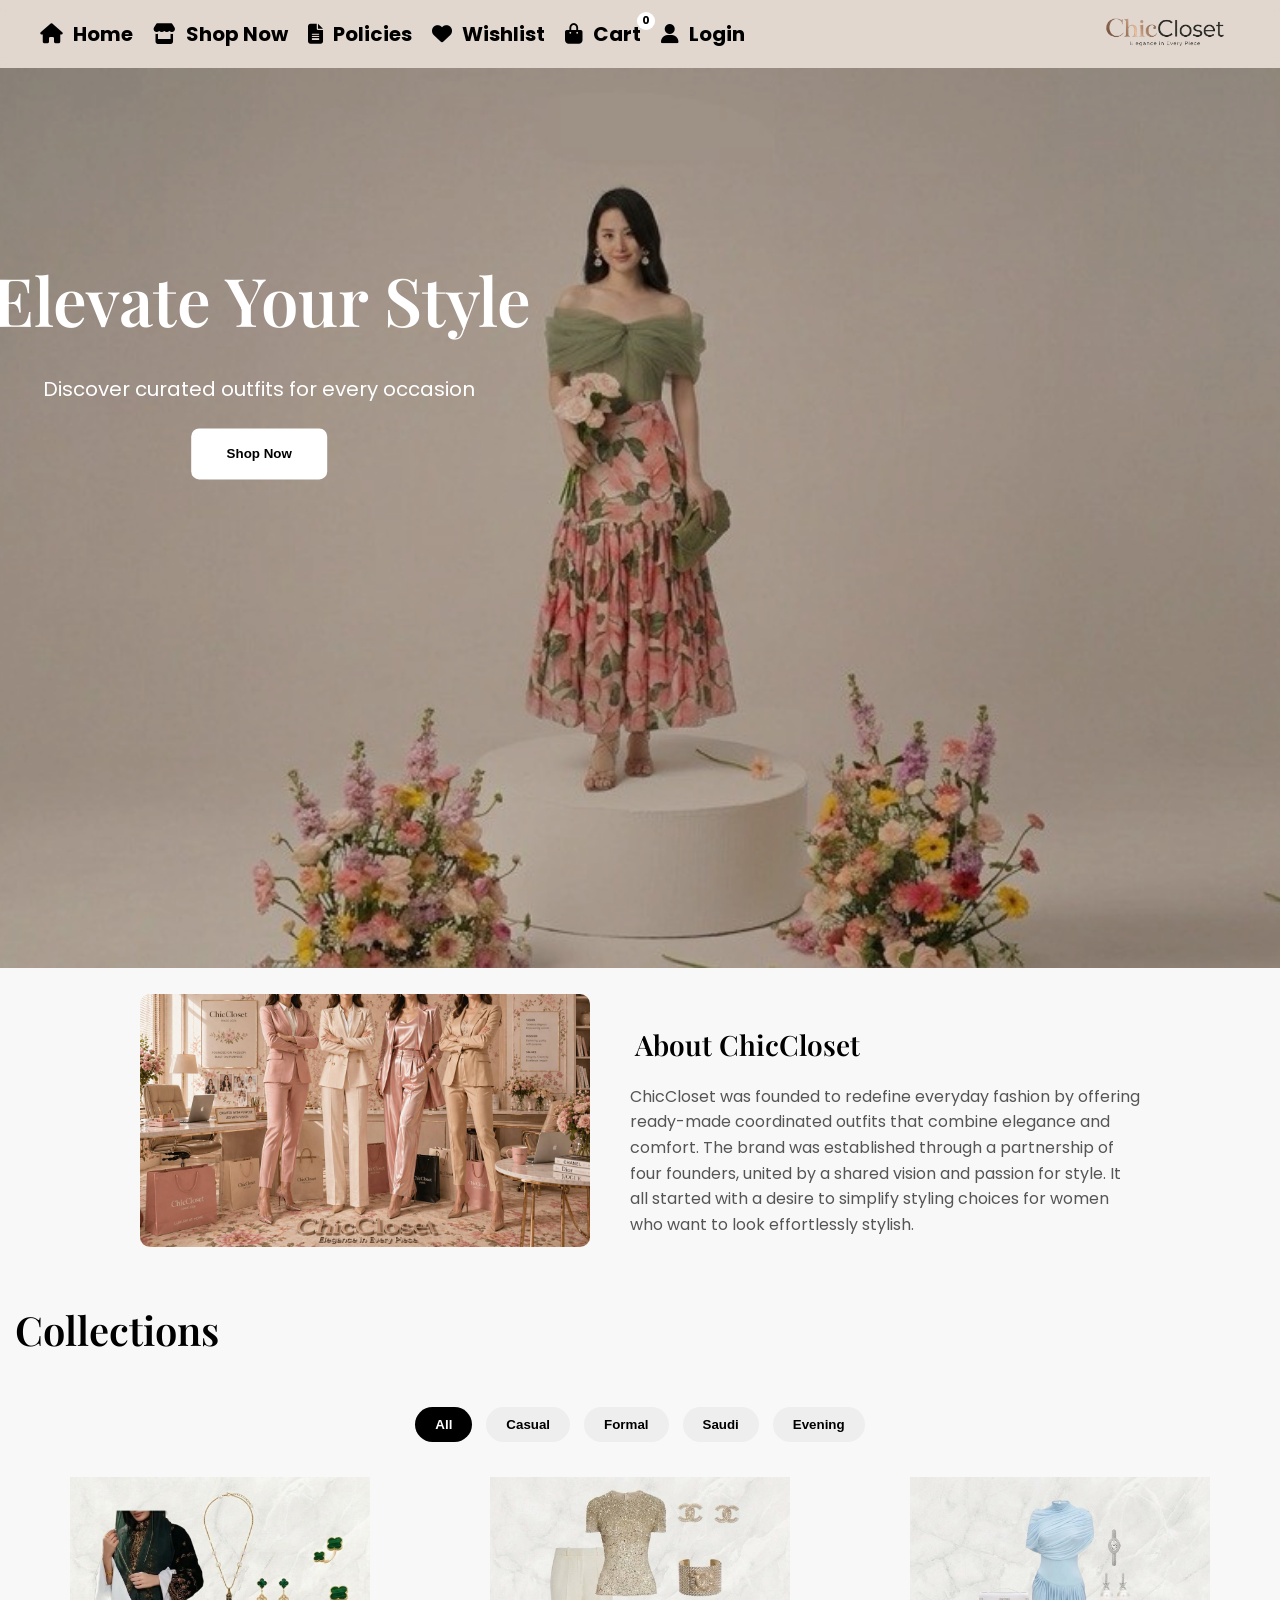
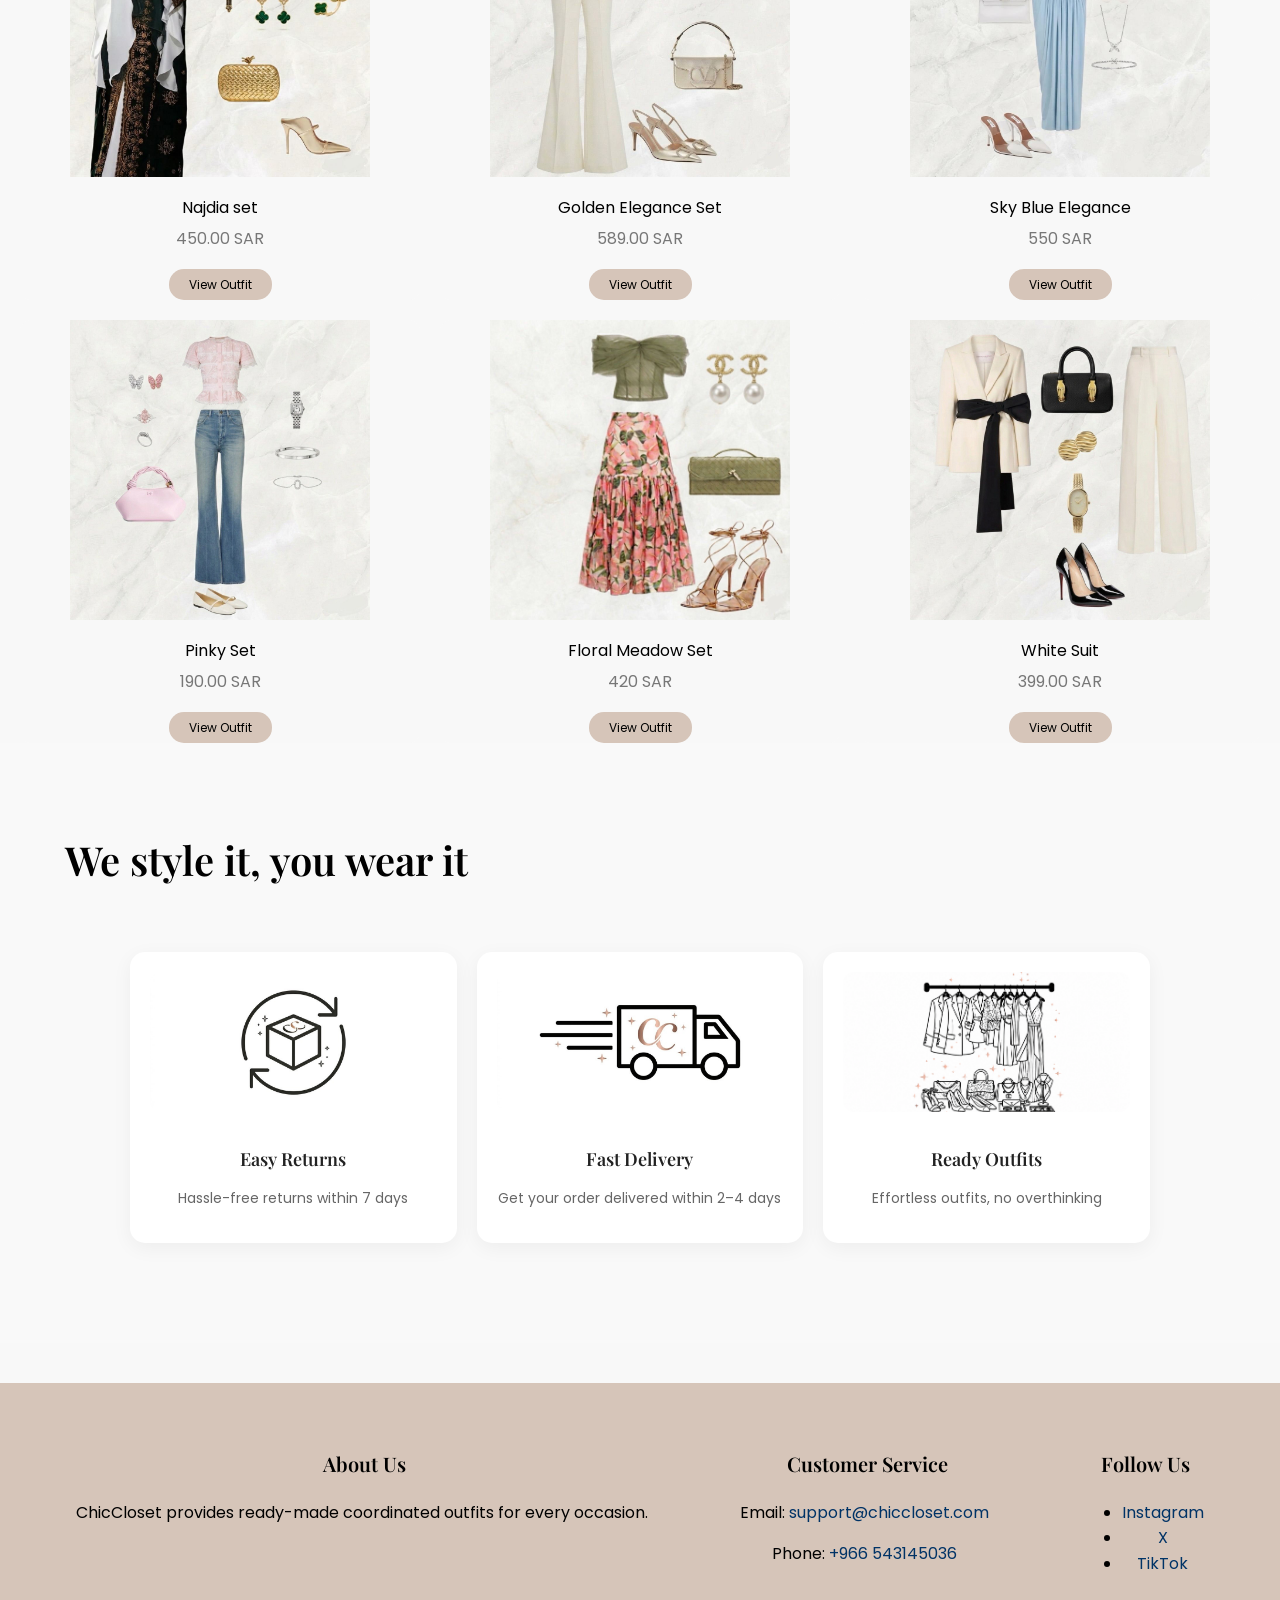
<file: index.html>
<!DOCTYPE html>
<html lang="en">
<head>
  <meta charset="UTF-8">
  <meta name="viewport" content="width=device-width, initial-scale=1.0" />
  <title>Home</title>
  <link rel="stylesheet" href="style.css">
  <link rel="stylesheet" href="https://cdnjs.cloudflare.com/ajax/libs/font-awesome/6.5.1/css/all.min.css">
  <link rel="preconnect" href="https://fonts.googleapis.com">
  <link rel="preconnect" href="https://fonts.gstatic.com" crossorigin>
  <link href="https://fonts.googleapis.com/css2?family=Playfair+Display:wght@500;600;700&family=Poppins:wght@300;400;500;600&display=swap" rel="stylesheet">
</head>
<body>

<div class="navbar">
  <a href="index.html" class="logo">
  <img src="images/logo.png"  alt="ChicCloset Logo ">
  </a>
  <ul class="nav-icons-links">
  <li><a href="index.html"><i class="fa-solid fa-house"></i> Home</a></li>
    <li><a href="#shopNow"><i class="fa-solid fa-store"></i> Shop Now</a></li>

  <li><a href="#policies"><i class="fa-solid fa-file-lines"></i> Policies</a></li>

  <li><a href="favorites_page.html"><i class="fa-solid fa-heart"></i> Wishlist</a></li>
  <li class="cart-item-nav">
  <a href="cart.html" class="cart-link">
    <i class="fa-solid fa-bag-shopping"></i>
    Cart
    <span id="cart-count">0</span>
  </a>
</li>
  <li><a href="login.html" id="login-link"><i class="fa-solid fa-user"></i> Login</a></li>
  <li><button id="logout-btn" onclick="logout()">Logout</button></li>
</ul>
</div>


<div class="hero">
  <img id="hero-img" src="images/photoshoot1.jpg" alt="Fashion collection">

  <div class="hero-text">
    <h1>Elevate Your Style</h1>
    <p>Discover curated outfits for every occasion</p>
    <button onclick="scrollToProducts()">Shop Now</button>
  </div>
</div>

<section class="about">
  <div class="about-container">

    <img src="images/founders.jpg" alt="About four founders of the Brand">

    <article class="about-text">
      <h2>About ChicCloset</h2>
      <p>
        ChicCloset was founded to redefine everyday fashion by offering ready-made coordinated outfits that combine elegance and comfort.
       The brand was established through a partnership of four founders, united by a shared vision and passion for style.
       It all started with a desire to simplify styling choices for women who want to look effortlessly stylish.
      </p>
    </article>

  </div>
</section>

<h3 class="section-title" id="shopNow">Collections</h3>

<div class="filters">
  <button class="active" onclick="filterProducts('all')">All</button>
  <button onclick="filterProducts('casual')">Casual</button>
  <button onclick="filterProducts('formal')">Formal</button>
  <button onclick="filterProducts('saudi')">Saudi</button>
  <button onclick="filterProducts('evening')">Evening</button>
</div>


<div class="products">

   <article class="card" data-category="saudi">
    <a href="najdia_outfit.html">
    <img src="images/najdia_set.jpg" alt="Najdia traditional outfit set">
    </a>
   <div class="card-name">Najdia set</div>
   <div class="card-price">450.00 SAR</div>
   <a href="najdia_outfit.html" class="btn-details">View Outfit</a>
   </article>

  <article class="card" data-category="evening">
      <a href="golden_elegance_set.html">
    <img src="images/golden_set.jpg" alt="Golden elegant outfit">
      </a>
    <div class="card-name">Golden Elegance Set</div>
    <div class="card-price">589.00 SAR</div>
    <a href="golden_elegance_set.html" class="btn-details">View Outfit</a>
  </article>

  <article class="card" data-category="evening">
      <a href="sky_blue_set.html">
    <img src="images/sky_blue_set.jpg" alt="Elegant Sky Blue draped dress with silver accessories">
      </a>
      <div class="card-name">Sky Blue Elegance</div>
      <div class="card-price">550 SAR</div>
      <a href="sky_blue_set.html" class="btn-details">View Outfit</a>
    </article>

  <article class="card" data-category="casual">
      <a href="pinky_set.html">
      <img src="images/pinky_set.jpg" alt="Pink outfit set with lace top">
      </a>
    <div class="card-name">Pinky Set</div>
    <div class="card-price">190.00 SAR</div>
    <a href="pinky_set.html" class="btn-details">View Outfit</a>
  </article>

  <article class="card" data-category="evening">
      <a href="floral_meadow_set.html">
      <img src="images/floral_set.jpg" alt="Floral skirt with olive green off-shoulder top and gold heels">
      </a>
      <div class="card-name">Floral Meadow Set</div>
      <div class="card-price">420 SAR</div>
      <a href="floral_meadow_set.html" class="btn-details">View Outfit</a>
    </article>

  <article class="card" data-category="formal">
      <a href="white_suit.html">
    <img src="images/white_suit.jpg" alt="White formal suit with blazer">
      </a>
    <div class="card-name">White Suit</div>
    <div class="card-price">399.00 SAR</div>
    <a href="white_suit.html" class="btn-details">View Outfit</a>


  </article>

</div>

<section class="features-section" id="policies">
  <h2>We style it, you wear it</h2>
  <div class="container">

    <div class="feature">
      <img src="images/ready_outfit.png" alt="outfit styling" />
      <h3>Ready Outfits</h3>
      <p>Effortless outfits, no overthinking</p>
    </div>

    <div class="feature">
      <img src="images/fast_delivery.jpg" alt="fast delivery" />
      <h3>Fast Delivery</h3>
      <p>Get your order delivered within 2–4 days</p>
    </div>

    <div class="feature">
      <img src="images/easy_returns.jpg" alt="easy returns" />
      <h3>Easy Returns</h3>
      <p>Hassle-free returns within 7 days</p>
    </div>
  </div>
</section>

<footer class="footer">
  <div class="footer-section">
    <h2>About Us</h2>
    <p>ChicCloset provides ready-made coordinated outfits for every occasion.</p>
  </div>

  <div class="footer-section">
    <h2>Customer Service</h2>
    <p>Email: <a href="mailto:support@chiccloset.com">support@chiccloset.com</a></p>
    <p>Phone: <a href="tel:+9665XXXXXXXX">+966 543145036</a></p>
  </div>

  <div class="footer-section">
    <h2>Follow Us</h2>
    <ul>
      <li><a href="https://www.instagram.com/chiccloset_0166">Instagram</a></li>
      <li><a href="https://x.com/ChicClosethrcp">X</a></li>
      <li><a href="https://www.tiktok.com/@chiccloset448">TikTok</a></li>
    </ul>
  </div>
</footer>


<script>
 // ================== Navbar ==================

// Update navbar based on login status
function updateNavbar() {

  // Get currently logged-in user from localStorage
  const user = JSON.parse(localStorage.getItem("currentUser"));

  // Select login link and logout button
  const loginLink = document.getElementById("login-link");
  const logoutBtn = document.getElementById("logout-btn");

  // If user is logged in
  if (user) {

    // Extract username from email (before @)
    const username = user.email.split("@")[0];

    // Show username instead of "Login"
    loginLink.innerHTML = `
      <i class="fa-solid fa-user"></i> ${username}
    `;

    // Go to profile page
    loginLink.href = "profile.html";

    // Display logout button
    logoutBtn.style.display = "block";

  } else {

    // Show default login text
    loginLink.innerHTML = `
      <i class="fa-solid fa-user"></i> Login
    `;

    // Go to login page
    loginLink.href = "login.html";

    // Hide logout button
    logoutBtn.style.display = "none";
  }
}

// Run navbar update when page loads
updateNavbar();


// ================== Logout ==================

// Remove user data and return to home page
function logout() {
  localStorage.removeItem("currentUser");

  alert("Logged out!");

  window.location.href = "index.html";
}
  // ================== Scroll To Products ==================

  // Smooth scroll to the products section
  function scrollToProducts() {
    document.querySelector(".section-title").scrollIntoView({
      behavior: "smooth"
    });
  }


  // ================== Hero Image Slider ==================

  // Current image index
  let current = 0;

  // Change hero image every few seconds
  function changeHero() {
    const images = [
      "images/photoshoot1.jpg",
      "images/photoshoot2.jpg",
      "images/photoshoot3.jpg"
    ];

    // Move to next image
    current++;

    // Return to first image if end is reached
    if (current >= images.length) {
      current = 0;
    }

    // Update image source
    document.getElementById("hero-img").src = images[current];
  }

  // Automatically change image every 3 seconds
  setInterval(changeHero, 3000);


  // ================== Product Filter ==================

  // Show products by selected category
  function filterProducts(category) {
    const cards = document.querySelectorAll(".card");

    // Loop through all product cards
    cards.forEach(function(card) {

      // Show all products
      if (category === "all") {
        card.style.display = "flex";
      }

      // Show products matching selected category
      else if (card.getAttribute("data-category") === category) {
        card.style.display = "flex";
      }

      // Hide non-matching products
      else {
        card.style.display = "none";
      }

    });

    // Select all filter buttons
    const buttons = document.querySelectorAll(".filters button");

    // Remove active class from all buttons
    buttons.forEach(btn => btn.classList.remove("active"));

    // Add active class to clicked button
    event.target.classList.add("active");
  }


  // ================== Cart Count ==================

  // Update cart icon number in the navbar
  function updateCartCount() {

    // Get current logged-in user
    const user = JSON.parse(localStorage.getItem("currentUser"));

    // Initialize cart array
    let cart = [];

    // Load user's cart if logged in
    if (user) {
      cart = JSON.parse(localStorage.getItem("cart_" + user.email)) || [];
    }

    // Calculate total quantity of all items
    let totalQty = 0;

    cart.forEach(item => {
      totalQty += Number(item.quantity);
    });

    // Update the cart count element
    let count = document.getElementById("cart-count");

    if (count) {
      count.textContent = totalQty;
    }
  }

  // Run cart count update when page loads
  updateCartCount();

</script>
</body>
</html>
</file>
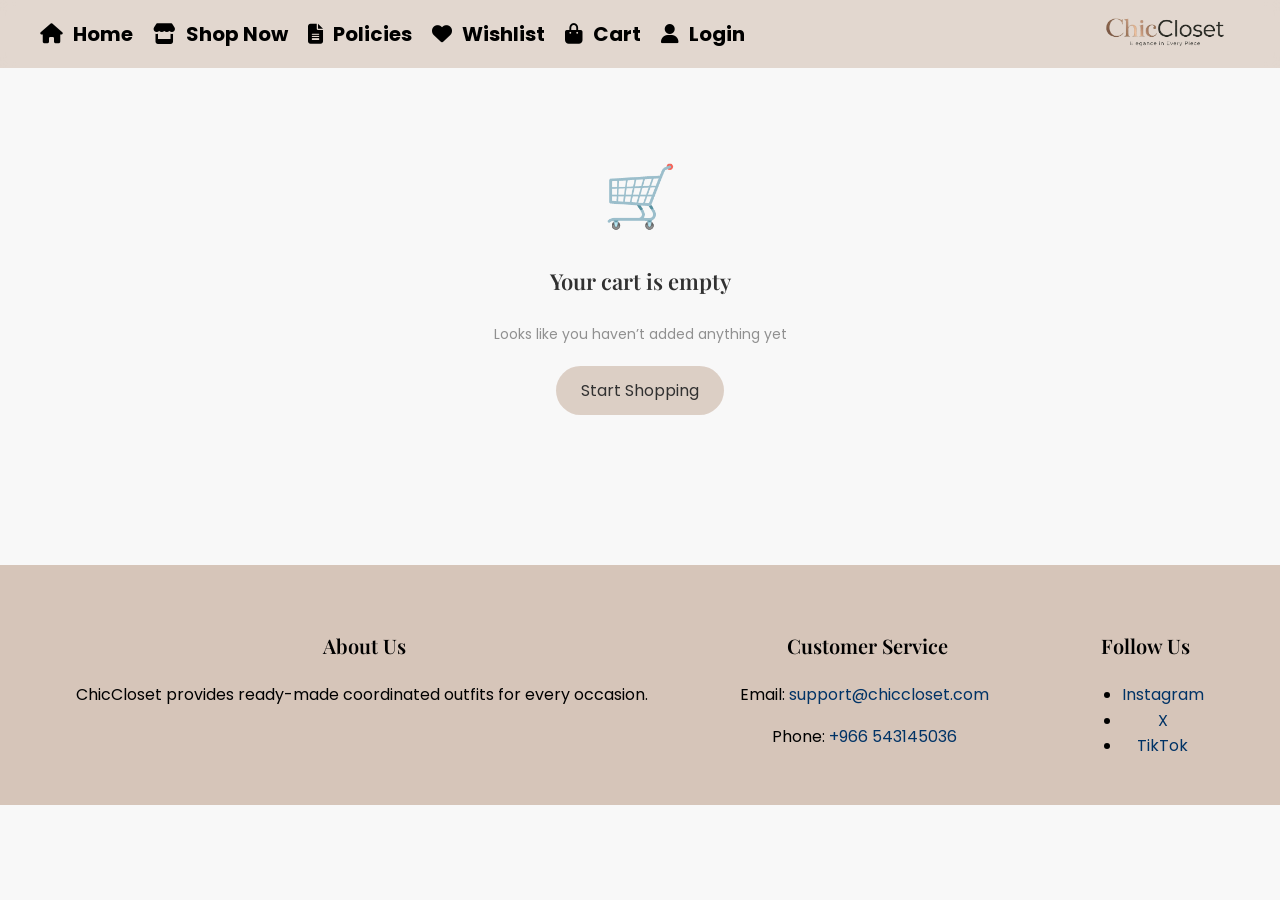
<file: cart.html>
<!DOCTYPE html>
<html lang="en">
<head>
  <meta charset="UTF-8">
  <meta name="viewport" content="width=device-width, initial-scale=1.0">
  <title>My Cart</title>
  <link rel="stylesheet" href="style.css">
  <link rel="stylesheet" href="https://cdnjs.cloudflare.com/ajax/libs/font-awesome/6.5.1/css/all.min.css">
  <link rel="preconnect" href="https://fonts.googleapis.com">
  <link rel="preconnect" href="https://fonts.gstatic.com" crossorigin>
  <link href="https://fonts.googleapis.com/css2?family=Playfair+Display:wght@500;600;700&family=Poppins:wght@300;400;500;600&display=swap" rel="stylesheet">
</head>
<body>

<div class="navbar">
  <a href="index.html" class="logo">
    <img src="images/logo.png" alt="ChicCloset Logo">
  </a>
  <ul class="nav-icons-links">
    <li><a href="index.html"><i class="fa-solid fa-house"></i> Home</a></li>
    <li><a href="index.html#shopNow"><i class="fa-solid fa-store"></i> Shop Now</a></li>
    <li><a href="index.html#policies"><i class="fa-solid fa-file-lines"></i> Policies</a></li>
    <li><a href="favorites_page.html"><i class="fa-solid fa-heart"></i> Wishlist</a></li>
        <li class="cart-item-nav">
      <a href="cart.html" class="cart-link">
        <i class="fa-solid fa-bag-shopping"></i> Cart
      </a>
    </li>
    <li><a href="login.html" id="login-link"><i class="fa-solid fa-user"></i> Login</a></li>
    <li><button id="logout-btn" onclick="logout()">Logout</button></li>
  </ul>
</div>

  <p id="subtitle" class="subtitle">Your selected outfits are ready ✨</p>

    <div class="empty-cart hidden">
      <div class="empty-icon">🛒</div>
      <h3>Your cart is empty</h3>
      <p>Looks like you haven’t added anything yet</p>
      <a href="index.html" class="start-btn">Start Shopping</a>
    </div>


  <div class="cart-container">
    <div id="cart-items"></div>

  <div class="right-side">

    <div class="price-box">
      <h4>Price List</h4>

      <div class="row">
        <span>Base Price</span>
        <span id="base-price"></span>
      </div>

      <div class="row">
        <span>Taxes</span>
        <span id="tax"></span>
      </div>

      <div class="row total">
        <span>Total</span>
        <span id="total"></span>
      </div>
    </div>

    <div class="checkout">
      <button class="checkout-btn" onclick="goToCheckout()">
        Proceed to Checkout 🛒
      </button>
    </div>

  </div>
</div>

<footer class="footer">
  <div class="footer-section">
    <h2>About Us</h2>
    <p>ChicCloset provides ready-made coordinated outfits for every occasion.</p>
  </div>

  <div class="footer-section">
    <h2>Customer Service</h2>
    <p>Email: <a href="mailto:support@chiccloset.com">support@chiccloset.com</a></p>
    <p>Phone: <a href="tel:+9665XXXXXXXX">+966 543145036</a></p>
  </div>

  <div class="footer-section">
    <h2>Follow Us</h2>
    <ul>
      <li><a href="https://www.instagram.com/chiccloset_0166">Instagram</a></li>
      <li><a href="https://x.com/ChicClosethrcp">X</a></li>
      <li><a href="https://www.tiktok.com/@chiccloset448">TikTok</a></li>
    </ul>
  </div>
</footer>

<script>
  // ================== Navbar ==================

// Update the navbar based on the login status
function updateNavbar() {

  // Retrieve the currently logged-in user from localStorage
  const user = JSON.parse(localStorage.getItem("currentUser"));

  // Select the login link and logout button from the page
  const loginLink = document.getElementById("login-link");
  const logoutBtn = document.getElementById("logout-btn");

  // If a user is logged in
  if (user) {

    // Extract the username from the email (text before @)
    const username = user.email.split("@")[0];

    // Replace the Login text with the username and user icon
    loginLink.innerHTML = `
      <i class="fa-solid fa-user"></i> ${username}
    `;

    // Go to profile page
    loginLink.href = "profile.html";

    // Show the logout button
    logoutBtn.style.display = "block";

  } else {

    // If no user is logged in, show the default Login text
    loginLink.innerHTML = `
      <i class="fa-solid fa-user"></i> Login
    `;

    // Go to login page
    loginLink.href = "login.html";

    // Hide the logout button
    logoutBtn.style.display = "none";
  }
}

// Run the navbar update immediately when the page loads
updateNavbar();


// Log out the current user
function logout() {

  localStorage.removeItem("currentUser");

  alert("Logged out!");

  // Redirect the user to the home page
  window.location.href = "index.html";
}

// Array to store cart items
let cart = [];

// Get the current logged-in user
const user = JSON.parse(localStorage.getItem("currentUser"));

// Load the user's cart from localStorage
try {
  if (user) {
    // Load cart using a unique key based on the user's email
    cart = JSON.parse(localStorage.getItem("cart_" + user.email)) || [];
  } else {
    // If no user is logged in, keep the cart empty
    cart = [];
  }
} catch (error) {
  // Handle invalid JSON data safely
  console.error("Error parsing cart:", error);
  cart = [];
}


// Define the tax rate (15%)
const taxRate = 0.15;

// Select important page elements
const cartItems = document.getElementById("cart-items");
const emptyCartDiv = document.querySelector(".empty-cart");
const priceBox = document.querySelector(".price-box");
const checkoutDiv = document.querySelector(".checkout");
const subtitle = document.getElementById("subtitle");


// Display all cart items on the page
function displayCart() {
  // Clear existing cart content before re-rendering
  cartItems.innerHTML = "";

  // Check if the cart is empty
  if (cart.length === 0) {
    // Show empty cart message
    emptyCartDiv.classList.remove("hidden");

    priceBox.classList.add("hidden");
    checkoutDiv.classList.add("hidden");
    subtitle.classList.add("hidden");
    return;
  }



  // Show cart items and price details
  emptyCartDiv.classList.add("hidden");
  priceBox.classList.remove("hidden");
  checkoutDiv.classList.remove("hidden");
  subtitle.classList.remove("hidden");

  // Loop through each product in the cart
  cart.forEach((product, index) => {
    // Array to store selected sizes
    let sizesText = [];

// Najdia Set
if (product.page === "najdia_outfit.html") {
  if (product.topSize) sizesText.push("Size: " + product.topSize);
  if (product.shoesSize) sizesText.push("Heels: " + product.shoesSize);
}

// sky blue Set
else if (product.page === "sky_blue_set.html") {
  if (product.topSize) sizesText.push("Size: " + product.topSize);
  if (product.shoesSize) sizesText.push("Heels: " + product.shoesSize);
}
// Golden Elegance Set
else if (product.page === "golden_elegance_set.html") {
  if (product.topSize) sizesText.push("Top: " + product.topSize);
  if (product.pantsSize) sizesText.push("Pants: " + product.pantsSize);
  if (product.shoesSize) sizesText.push("Heels: " + product.shoesSize);
}

// floral meadow Set
else if (product.page === "floral_meadow_set.html") {
  if (product.topSize) sizesText.push("Top: " + product.topSize);
  if (product.pantsSize) sizesText.push("skirt: " + product.pantsSize);
  if (product.shoesSize) sizesText.push("Heels: " + product.shoesSize);
}

// White Suit
else if (product.page === "white_suit.html") {
  if (product.topSize) sizesText.push("Top: " + product.topSize);
  if (product.pantsSize) sizesText.push("Pants: " + product.pantsSize);
  if (product.shoesSize) sizesText.push("Heels: " + product.shoesSize);
}

// Pinky Set
else {
  if (product.topSize) sizesText.push("Top: " + product.topSize);
  if (product.pantsSize) sizesText.push("Pants: " + product.pantsSize);
  if (product.shoesSize) sizesText.push("Shoes: " + product.shoesSize);
}

    // Add the product HTML to the cart container
    cartItems.innerHTML += `
    <div class="cart-item">
      <a href="${product.page}">
        <img src="${product.image}">
      </a>
      <div class="info">
        <h3>
          <a href="${product.page}">
            ${product.name}
          </a>
        </h3>
        <p>${product.price} SAR</p>

        <p class="sizes-text">
          ${sizesText.join(" | ")}
        </p>
      </div>

      <div class="actions">
        <button onclick="decreaseQty(${index})">-</button>
        <span class="quantity">${product.quantity}</span>
        <button onclick="increaseQty(${index})">+</button>

        <button class="delete" onclick="removeItem(${index})">🗑</button>
      </div>
    </div>
    `;
  });

  // Update subtotal, tax, and total
  updateTotal();
}


// Increase the quantity of a specific item
function increaseQty(index) {
  cart[index].quantity++;
  saveCart();
}

// Decrease the quantity of a specific item
function decreaseQty(index) {
  // If quantity is greater than 1, decrease it
  if (cart[index].quantity > 1) {
    cart[index].quantity--;
  } else {
    // If quantity becomes 0, remove the item from the cart
    cart.splice(index, 1);
  }

  // Save changes and refresh the cart
  saveCart();
}

// Remove an item from the cart completely
function removeItem(index) {
  cart.splice(index, 1);
  saveCart();
}


// Save the updated cart to localStorage
function saveCart() {
  // Retrieve the current user again
  const user = JSON.parse(localStorage.getItem("currentUser"));

  // Save the cart only if a user is logged in
  if (user) {
    localStorage.setItem("cart_" + user.email, JSON.stringify(cart));
  }

  // Refresh the cart display
  displayCart();
}


// Calculate and update the subtotal, tax, and final total
function updateTotal() {
  // Variable to store the subtotal
  let subtotal = 0;

  // Sum all product prices multiplied by quantity
  cart.forEach(product => {
    subtotal += Number(product.price) * product.quantity;
  });

  // Calculate tax amount
  let tax = subtotal * taxRate;

  // Calculate final total
  let total = subtotal + tax;

  // Update the values in the HTML
  document.getElementById("base-price").textContent = subtotal.toFixed(2) + " SAR";
  document.getElementById("tax").textContent = tax.toFixed(2) + " SAR";
  document.getElementById("total").textContent = total.toFixed(2) + " SAR";
}


// Display the cart immediately when the page loads
displayCart();


// Navigate to the checkout page if the user is logged in
function goToCheckout() {
  // Check if currentUser exists in localStorage
  const user = localStorage.getItem("currentUser");

  if (user) {
    // If logged in, go to checkout page
    window.location.href = "checkout.html";
  } else {
    // If not logged in, ask the user to log in first
    alert("Please login first!");
    window.location.href = "login.html";
  }
}
</script>
</body>
</html>
</file>
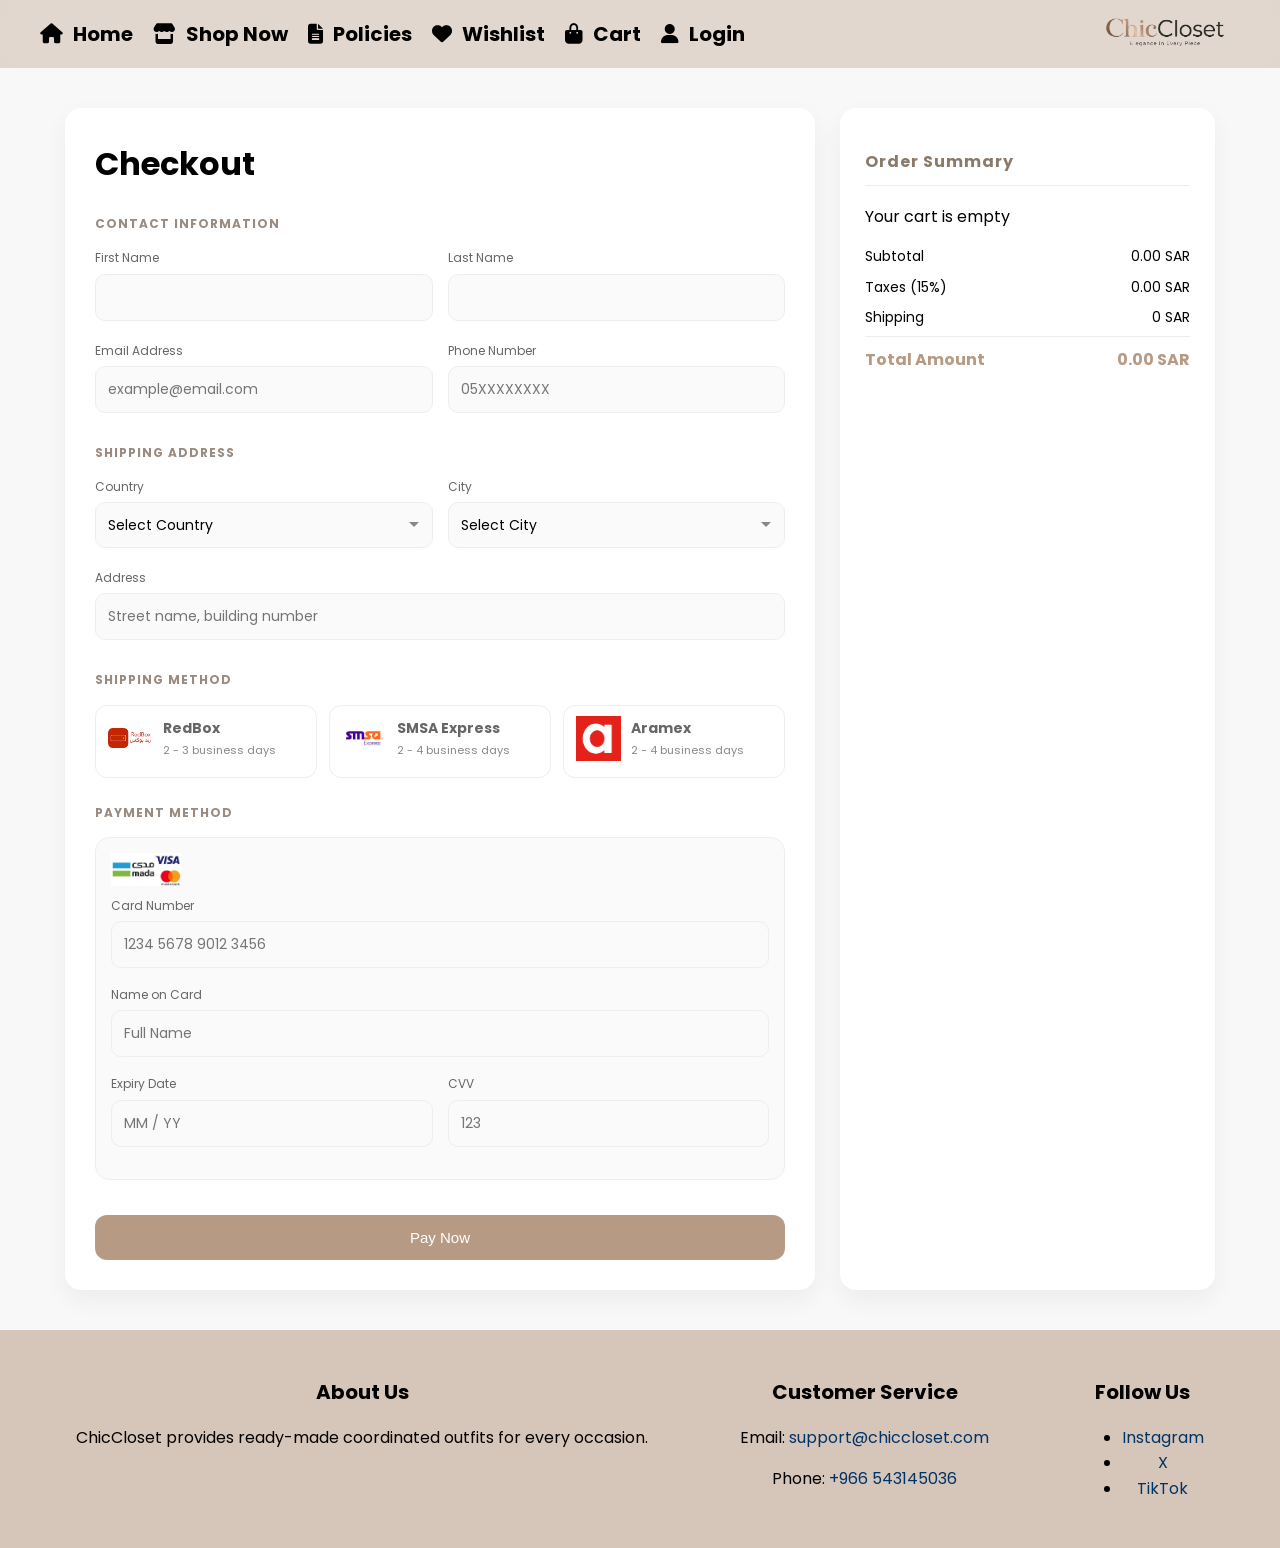
<file: checkout.html>
<!DOCTYPE html>
<html lang="en">
<head>
  <meta charset="UTF-8">
  <meta name="viewport" content="width=device-width, initial-scale=1.0"/>
  <title>Checkout</title>
  <link rel="stylesheet" href="checkout.css">
  <link rel="stylesheet" href="https://cdnjs.cloudflare.com/ajax/libs/font-awesome/6.5.1/css/all.min.css">
  <link rel="preconnect" href="https://fonts.googleapis.com">
  <link rel="preconnect" href="https://fonts.gstatic.com" crossorigin>
  <link href="https://fonts.googleapis.com/css2?family=Playfair+Display:wght@500;600;700&family=Poppins:wght@300;400;500;600&display=swap" rel="stylesheet">
</head>

<body>

<div class="navbar">
  <a href="index.html" class="logo">
    <img src="images/logo.png" alt="ChicCloset Logo">
  </a>
  <ul class="nav-icons-links">
    <li><a href="index.html"><i class="fa-solid fa-house"></i> Home</a></li>
    <li><a href="index.html#shopNow"><i class="fa-solid fa-store"></i> Shop Now</a></li>
    <li><a href="index.html#policies"><i class="fa-solid fa-file-lines"></i> Policies</a></li>
    <li><a href="favorites_page.html"><i class="fa-solid fa-heart"></i> Wishlist</a></li>
    <li class="cart-item-nav">
      <a href="cart.html" class="cart-link">
        <i class="fa-solid fa-bag-shopping"></i> Cart
      </a>
    </li>
    <li><a href="login.html" id="login-link"><i class="fa-solid fa-user"></i> Login</a></li>
    <li><button id="logout-btn" onclick="logout()">Logout</button></li>
  </ul>
</div>

<!-- SUCCESS MODAL -->
<div class="modal-overlay" id="successModal">
  <div class="modal-box">
    <div class="modal-icon">🎉</div>
    <h2>Order Placed!</h2>
    <p>Your order has been placed successfully.<br>You'll receive a confirmation soon.</p>
    <button class="modal-btn" onclick="window.location.href='index.html'">Back to Home</button>
  </div>
</div>

<div class="checkout">

  <!-- LEFT -->
  <div class="card">

    <div class="title">Checkout</div>

    <!-- CONTACT -->
    <div class="section">
      <h4>CONTACT INFORMATION</h4>

      <div class="grid">

        <div class="field">
          <label for="firstName">First Name</label>
          <input id="firstName" type="text">
          <span class="error" id="firstNameError"></span>
        </div>

        <div class="field">
          <label for="lastName">Last Name</label>
          <input id="lastName" type="text">
          <span class="error" id="lastNameError"></span>
        </div>

        <div class="field">
          <label for="email">Email Address</label>
          <input id="email" type="email" placeholder="example@email.com">
          <span class="error" id="emailError"></span>
        </div>

        <div class="field">
          <label for="phone">Phone Number</label>
          <input id="phone" type="text" placeholder="05XXXXXXXX" maxlength="10">
          <span class="error" id="phoneError"></span>
        </div>

      </div>
    </div>

    <!-- ADDRESS -->
    <div class="section">
      <h4>SHIPPING ADDRESS</h4>

      <div class="grid">

        <div class="field">
          <label for="country">Country</label>
          <select id="country">
            <option value=""> Select Country </option>
            <option value="Saudi Arabia">Saudi Arabia 🇸🇦</option>
            <option value="UAE">UAE 🇦🇪</option>
            <option value="Kuwait">Kuwait 🇰🇼</option>
            <option value="Bahrain">Bahrain 🇧🇭</option>
            <option value="Qatar">Qatar 🇶🇦</option>
            <option value="Oman">Oman 🇴🇲</option>
            <option value="Jordan">Jordan 🇯🇴</option>
            <option value="Egypt">Egypt 🇪🇬</option>
          </select>
          <span class="error" id="countryError"></span>
        </div>

        <div class="field">
          <label for="city">City</label>
          <select id="city">
            <option value=""> Select City </option>
          </select>
          <span class="error" id="cityError"></span>
        </div>

        <div class="field" style="grid-column: 1 / -1;">
          <label for="address">Address</label>
          <input id="address" type="text" placeholder="Street name, building number">
          <span class="error" id="addressError"></span>
        </div>

      </div>
    </div>

    <!-- SHIPPING -->
    <div class="section">
      <h4>SHIPPING METHOD</h4>

      <div class="options">

        <div class="option">
          <input type="radio" name="ship" id="s1">
          <label for="s1" class="ship-card">
            <img src="images/redbox.png">
            <div>
              <div class="name">RedBox</div>
              <small>2 - 3 business days</small>
            </div>
          </label>
        </div>

        <div class="option">
          <input type="radio" name="ship" id="s2">
          <label for="s2" class="ship-card">
            <img src="images/smsa.png">
            <div>
              <div class="name">SMSA Express</div>
              <small>2 - 4 business days</small>
            </div>
          </label>
        </div>

        <div class="option">
          <input type="radio" name="ship" id="s3">
          <label for="s3" class="ship-card">
            <img src="images/aramex.png">
            <div>
              <div class="name">Aramex</div>
              <small>2 - 4 business days</small>
            </div>
          </label>
        </div>

      </div>

      <span class="error" id="shipError"></span>
    </div>

    <!-- PAYMENT -->
    <div class="section">
      <h4>PAYMENT METHOD</h4>

      <div class="card-payment">

        <div class="card-icons">
          <img src="images/card_types.jpg">
        </div>

        <div class="field full">
          <label for="cardNumber">Card Number</label>
          <input id="cardNumber" type="text" placeholder="1234 5678 9012 3456" maxlength="19">
          <span class="error" id="cardNumberError"></span>
        </div>

        <div class="field full">
          <label>Name on Card</label>
          <input id="cardName" type="text" placeholder="Full Name">
          <span class="error" id="cardNameError"></span>
        </div>

        <div class="grid">

          <div class="field">
            <label>Expiry Date</label>
            <input id="expiry" type="text" placeholder="MM / YY" maxlength="7">
            <span class="error" id="expiryError"></span>
          </div>

          <div class="field">
            <label>CVV</label>
            <input id="cvv" type="text" placeholder="123" maxlength="3">
            <span class="error" id="cvvError"></span>
          </div>

        </div>

      </div>
    </div>

    <button id="payBtn">Pay Now</button>

  </div>

  <!-- RIGHT -->
  <div class="summary">

    <h3 class="summary-title">Order Summary</h3>

    <div id="product-list"></div>

    <div class="row">
      <span>Subtotal</span>
      <span id="subtotal">0 SAR</span>
    </div>

    <div class="row">
      <span>Taxes (15%)</span>
      <span id="taxes">0 SAR</span>
    </div>

    <div class="row">
      <span>Shipping</span>
      <span id="shipping-cost">0 SAR</span>
    </div>

    <div class="row total">
      <span>Total Amount</span>
      <span id="total-price">0 SAR</span>
    </div>

  </div>

</div>

<footer class="footer">
  <div class="footer-section">
    <h2>About Us</h2>
    <p>ChicCloset provides ready-made coordinated outfits for every occasion.</p>
  </div>

  <div class="footer-section">
    <h2>Customer Service</h2>
    <p>Email: <a href="mailto:support@chiccloset.com">support@chiccloset.com</a></p>
    <p>Phone: <a href="tel:+9665XXXXXXXX">+966 543145036</a></p>
  </div>

  <div class="footer-section">
    <h2>Follow Us</h2>
    <ul>
      <li><a href="https://www.instagram.com/chiccloset_0166">Instagram</a></li>
      <li><a href="https://x.com/ChicClosethrcp">X</a></li>
      <li><a href="https://www.tiktok.com/@chiccloset448">TikTok</a></li>
    </ul>
  </div>
</footer>

<script>
// ================== Navbar ==================

// Update the navigation bar according to the user's login status
function updateNavbar() {

  // Retrieve the currently logged-in user from localStorage
  const user = JSON.parse(localStorage.getItem("currentUser"));

  // Select the login link and logout button elements
  const loginLink = document.getElementById("login-link");
  const logoutBtn = document.getElementById("logout-btn");

  // If a user is logged in
  if (user) {

    // Extract username from email
    const username = user.email.split("@")[0];

    // Show username
    loginLink.innerHTML = `
      <i class="fa-solid fa-user"></i> ${username}
    `;

    // Go to profile page
    loginLink.href = "profile.html";

    // Show logout button
    logoutBtn.style.display = "block";

  } else {

    // Default login text
    loginLink.innerHTML = `
      <i class="fa-solid fa-user"></i> Login
    `;

    // IMPORTANT
    loginLink.href = "login.html";

    // Hide logout button
    logoutBtn.style.display = "none";
  }
}

// Run navbar update
updateNavbar();


// Log out the current user
function logout() {

  localStorage.removeItem("currentUser");

  alert("Logged out!");

  window.location.href = "index.html";
}


// ================== Cities per Country ==================
// Object containing available cities for each country
const citiesData = {
  "Saudi Arabia": ["Riyadh","Jeddah","Mecca","Medina","Dammam","Khobar","Dhahran","Taif","Tabuk","Abha","Najran","Jizan","Hail","Buraidah","Khamis Mushait"],
  "UAE": ["Dubai","Abu Dhabi","Sharjah","Ajman","Fujairah","Ras Al Khaimah","Umm Al Quwain"],
  "Kuwait": ["Kuwait City","Hawalli","Salmiya","Farwaniya","Ahmadi","Jahra"],
  "Bahrain": ["Manama","Riffa","Muharraq","Hamad Town","Sitra","Isa Town"],
  "Qatar": ["Doha","Al Wakrah","Al Khor","Al Rayyan","Lusail","Mesaieed"],
  "Oman": ["Muscat","Salalah","Sohar","Nizwa","Sur","Ibri"],
  "Jordan": ["Amman","Zarqa","Irbid","Aqaba","Madaba","Jerash"],
  "Egypt": ["Cairo","Alexandria","Giza","Sharm El Sheikh","Luxor","Aswan","Port Said","Hurghada"]
};

// ================== Data ==================
// Retrieve the current user
const user = JSON.parse(localStorage.getItem("currentUser"));

// Array to store cart items
let cart = [];

// Load the cart for the logged-in user
if (user) {
  cart = JSON.parse(localStorage.getItem("cart_" + user.email)) || [];
} else {
  cart = [];
}

// Tax rate (15%)
let taxRate = 0.15;

// Shipping prices by shipping option
let shippingPrices = {
  s1: 16,
  s2: 21,
  s3: 22
};

// Stores the currently selected shipping cost
let selectedShipping = 0;


// ================== Country → City Dropdown ==================
// Update city options when the selected country changes
document.getElementById("country").addEventListener("change", function(){
  const selectedCountry = this.value;
  const citySelect = document.getElementById("city");

  // Reset city dropdown to the default option
  citySelect.innerHTML = '<option value=""> Select City </option>';

  // Populate cities if the selected country exists in citiesData
  if (selectedCountry && citiesData[selectedCountry]) {
    citiesData[selectedCountry].forEach(city => {
      const opt = document.createElement("option");
      opt.value = city;
      opt.textContent = city;
      citySelect.appendChild(opt);
    });
  }

  // Clear any validation error for country
  clearError("country");
});

// Clear city validation error when a city is selected
document.getElementById("city").addEventListener("change", function(){
  if (this.value !== "") clearError("city");
});


// ================== Card Number Auto-Format ==================
// Automatically format card number into groups of 4 digits
document.getElementById("cardNumber").addEventListener("input", function(){
  let val = this.value.replace(/\D/g, "").substring(0, 16);
  this.value = val.replace(/(.{4})/g, "$1 ").trim();
});


// ================== Expiry Auto-Format ==================
// Automatically format expiry date as MM / YY
document.getElementById("expiry").addEventListener("input", function(){
  let val = this.value.replace(/\D/g, "").substring(0, 4);
  if (val.length >= 3) {
    this.value = val.substring(0, 2) + " / " + val.substring(2);
  } else {
    this.value = val;
  }
});


// ================== Block Numbers in Name Fields ==================
// Prevent users from entering numbers in text fields
function blockNumbers(id) {
  document.getElementById(id).addEventListener("keypress", function(e){
    if (/[0-9]/.test(e.key)) e.preventDefault();
  });

  document.getElementById(id).addEventListener("input", function(){
    this.value = this.value.replace(/[0-9]/g, "");
  });
}

// Apply number blocking to these fields
blockNumbers("firstName");
blockNumbers("lastName");
blockNumbers("cardName");


// ================== Only Numbers in Phone and CVV ==================
// Allow only numeric input
function onlyNumbers(id) {
  document.getElementById(id).addEventListener("keypress", function(e){
    if (!/[0-9]/.test(e.key)) e.preventDefault();
  });
}

// Apply numeric-only validation
onlyNumbers("phone");
onlyNumbers("cvv");


// ================== View the Order ==================
// Display all products in the checkout summary
function displayCheckout(){
  const productList = document.getElementById("product-list");
  productList.innerHTML = "";

  // If cart is empty, show a message
  if(cart.length === 0){
    productList.innerHTML = "<p>Your cart is empty</p>";
    updateTotal();
    return;
  }

  // Loop through all products and display them
  cart.forEach(product => {
    productList.innerHTML += `
      <div class="product">
        <img src="${product.image}">
        <div>
          <div><b>${product.name}</b></div>
          <div>Qty: ${product.quantity}</div>
          <div class="price">${product.price * product.quantity} SAR</div>
        </div>
      </div>
    `;
  });

  // Update order totals
  updateTotal();
}


// ================== Calculations ==================
// Calculate subtotal, tax, shipping, and total price
function updateTotal(){
  let subtotal = 0;

  // Sum all product prices multiplied by quantity
  cart.forEach(product => {
    subtotal += product.price * product.quantity;
  });

  // Calculate tax and final total
  let tax = subtotal * taxRate;
  let total = subtotal + tax + selectedShipping;

  // Update values in the page
  document.getElementById("subtotal").innerText = subtotal.toFixed(2) + " SAR";
  document.getElementById("taxes").innerText = tax.toFixed(2) + " SAR";
  document.getElementById("shipping-cost").innerText = selectedShipping + " SAR";
  document.getElementById("total-price").innerText = total.toFixed(2) + " SAR";
}


// ================== Change Shipping ==================
// Update shipping cost when the user selects a shipping method
document.querySelectorAll('input[name="ship"]').forEach(input => {
  input.addEventListener("change", function(){
    selectedShipping = shippingPrices[this.id];

    // Clear shipping validation error
    document.getElementById("shipError").textContent = "";

    // Recalculate totals
    updateTotal();
  });
});


// ================== Dynamic Error Messages ==================
// Show an error message and highlight the field
function showError(id, message) {
  const errEl = document.getElementById(id + "Error");
  const inputEl = document.getElementById(id);

  if (errEl) errEl.textContent = message;

  if (inputEl) {
    inputEl.classList.add("input-error");
    inputEl.classList.remove("input-valid");
  }
}

// Clear the error message and mark the field as valid
function clearError(id) {
  const errEl = document.getElementById(id + "Error");
  const inputEl = document.getElementById(id);

  if (errEl) errEl.textContent = "";

  if (inputEl) {
    inputEl.classList.remove("input-error");
    inputEl.classList.add("input-valid");
  }
}


// ================== Validation Functions ==================
// Check that a required field is not empty
function validateRequired(id, message) {
  const input = document.getElementById(id);

  if (input.value.trim() === "") {
    showError(id, message);
    return false;
  }

  clearError(id);
  return true;
}

// Validate email format
function validateEmail() {
  const email = document.getElementById("email").value;
  const pattern = /^[^\s@]+@[^\s@]+\.[^\s@]+$/;

  if (email.trim() === "") {
    showError("email", "Email is required");
    return false;
  }

  if (!pattern.test(email)) {
    showError("email", "Invalid email format (example@email.com)");
    return false;
  }

  clearError("email");
  return true;
}

// Validate Saudi phone number format
function validatePhone() {
  const phone = document.getElementById("phone").value;
  const pattern = /^05[0-9]{8}$/;

  if (phone.trim() === "") {
    showError("phone", "Phone number is required");
    return false;
  }

  if (!pattern.test(phone)) {
    showError("phone", "Phone must start with 05 and contain 10 digits");
    return false;
  }

  clearError("phone");
  return true;
}

// Validate credit card number (16 digits)
function validateCardNumber() {
  const cardNumber = document.getElementById("cardNumber").value.replace(/\s/g, "");

  if (cardNumber === "") {
    showError("cardNumber", "Card number is required");
    return false;
  }

  if (!/^[0-9]{16}$/.test(cardNumber)) {
    showError("cardNumber", "Card number must be 16 digits");
    return false;
  }

  clearError("cardNumber");
  return true;
}


// Validate expiry date format MM / YY and ensure the card is not expired
function validateExpiry() {
  // Get the entered expiry date and remove extra spaces
  const expiry = document.getElementById("expiry").value.trim();

  // Match format MM / YY and capture month and year separately
  const pattern = /^(0[1-9]|1[0-2])\s?\/\s?([0-9]{2})$/;

  // Check if the field is empty
  if (expiry === "") {
    showError("expiry", "Expiry date is required");
    return false;
  }

  // Check if the format is valid
  const match = expiry.match(pattern);
  if (!match) {
    showError("expiry", "Use format MM / YY");
    return false;
  }

  // Extract month and year from the input
  const month = parseInt(match[1]); // MM
  const year = parseInt(match[2]);  // YY

  // Get the current month and year (last two digits)
  const today = new Date();
  const currentMonth = today.getMonth() + 1;      // January = 1
  const currentYear = today.getFullYear() % 100;  // Example: 2026 -> 26

  // Most bank cards usually expire within 5 years from the issue date,
  // so allow only dates up to 5 years in the future.
  const maxAllowedYear = currentYear + 5;

  // Reject years earlier than the current year
  if (year < currentYear) {
    showError("expiry", "Card has expired");
    return false;
  }

  // Reject years that are too far in the future
  if (year > maxAllowedYear) {
    showError("expiry", "Invalid expiry year");
    return false;
  }

  // If the entered year is the current year,
  // the month must be the current month or later
  if (year === currentYear && month < currentMonth) {
    showError("expiry", "Card has expired");
    return false;
  }

  // If all checks pass
  clearError("expiry");
  return true;
}

// Validate CVV (3 digits)
function validateCVV() {
  const cvv = document.getElementById("cvv").value;

  if (cvv.trim() === "") {
    showError("cvv", "CVV is required");
    return false;
  }

  if (!/^[0-9]{3}$/.test(cvv)) {
    showError("cvv", "CVV must be 3 digits");
    return false;
  }

  clearError("cvv");
  return true;
}

// Ensure a shipping method is selected
function validateShipping() {
  const shippingSelected = document.querySelector('input[name="ship"]:checked');

  if (!shippingSelected) {
    document.getElementById("shipError").textContent = "Please select a shipping method";
    return false;
  }

  document.getElementById("shipError").textContent = "";
  return true;
}

// Validate that a country is selected
function validateCountry() {
  if (document.getElementById("country").value === "") {
    showError("country", "Please select a country");
    return false;
  }

  clearError("country");
  return true;
}

// Validate that a city is selected
function validateCity() {
  if (document.getElementById("city").value === "") {
    showError("city", "Please select a city");
    return false;
  }

  clearError("city");
  return true;
}


// ================== Real-Time Validation ==================
// Validate fields when the user leaves each input
document.getElementById("firstName").addEventListener("blur", function(){
  validateRequired("firstName", "First name is required");
});

document.getElementById("lastName").addEventListener("blur", function(){
  validateRequired("lastName", "Last name is required");
});

document.getElementById("email").addEventListener("blur", validateEmail);
document.getElementById("phone").addEventListener("blur", validatePhone);
document.getElementById("country").addEventListener("blur", validateCountry);
document.getElementById("city").addEventListener("blur", validateCity);

document.getElementById("address").addEventListener("blur", function(){
  validateRequired("address", "Address is required");
});

document.getElementById("cardNumber").addEventListener("blur", validateCardNumber);

document.getElementById("cardName").addEventListener("blur", function(){
  validateRequired("cardName", "Name on card is required");
});

document.getElementById("expiry").addEventListener("blur", validateExpiry);
document.getElementById("cvv").addEventListener("blur", validateCVV);


// ================== Verification Before Payment ==================
// Validate all fields when the Pay button is clicked
document.getElementById("payBtn").addEventListener("click", function(e){
  e.preventDefault();

  let isValid = true;

  // Validate personal information
  if (!validateRequired("firstName", "First name is required")) isValid = false;
  if (!validateRequired("lastName", "Last name is required")) isValid = false;
  if (!validateEmail()) isValid = false;
  if (!validatePhone()) isValid = false;

  // Validate shipping address
  if (!validateCountry()) isValid = false;
  if (!validateCity()) isValid = false;
  if (!validateRequired("address", "Address is required")) isValid = false;

  // Validate shipping method
  if (!validateShipping()) isValid = false;

  // Validate payment details
  if (!validateCardNumber()) isValid = false;
  if (!validateRequired("cardName", "Name on card is required")) isValid = false;
  if (!validateExpiry()) isValid = false;
  if (!validateCVV()) isValid = false;

  // If all validations pass
  if (isValid) {
    const user = JSON.parse(localStorage.getItem("currentUser"));

  const profileData = {
  firstName: document.getElementById("firstName").value,
  lastName: document.getElementById("lastName").value,
  email: document.getElementById("email").value,
  phone: document.getElementById("phone").value,
  country: document.getElementById("country").value,
  city: document.getElementById("city").value,
  address: document.getElementById("address").value
};

localStorage.setItem(
  "profile_" + user.email,
  JSON.stringify(profileData)
);

    // Get previous orders
let orders = JSON.parse(localStorage.getItem("orders_" + user.email)) || [];

// Calculate total
let subtotal = 0;

cart.forEach(product => {
  subtotal += product.price * product.quantity;
});

let tax = subtotal * taxRate;

let finalTotal = subtotal + tax + selectedShipping;

// Create new order object
let newOrder = {
  items: cart,
  date: new Date().toLocaleDateString(),
  total: finalTotal
};

// Add order
orders.push(newOrder);

// Save orders
localStorage.setItem("orders_" + user.email, JSON.stringify(orders));
        // Clear the user's cart after successful payment
    if (user) {
      localStorage.removeItem("cart_" + user.email);
    }

    // Show the success modal
    document.getElementById("successModal").classList.add("show");
  }

  // No alert is shown for errors because messages appear under each field
});


// ================== Initial Display ==================
// Display the checkout summary when the page loads
displayCheckout();

</script>
</body>
</html>
</file>
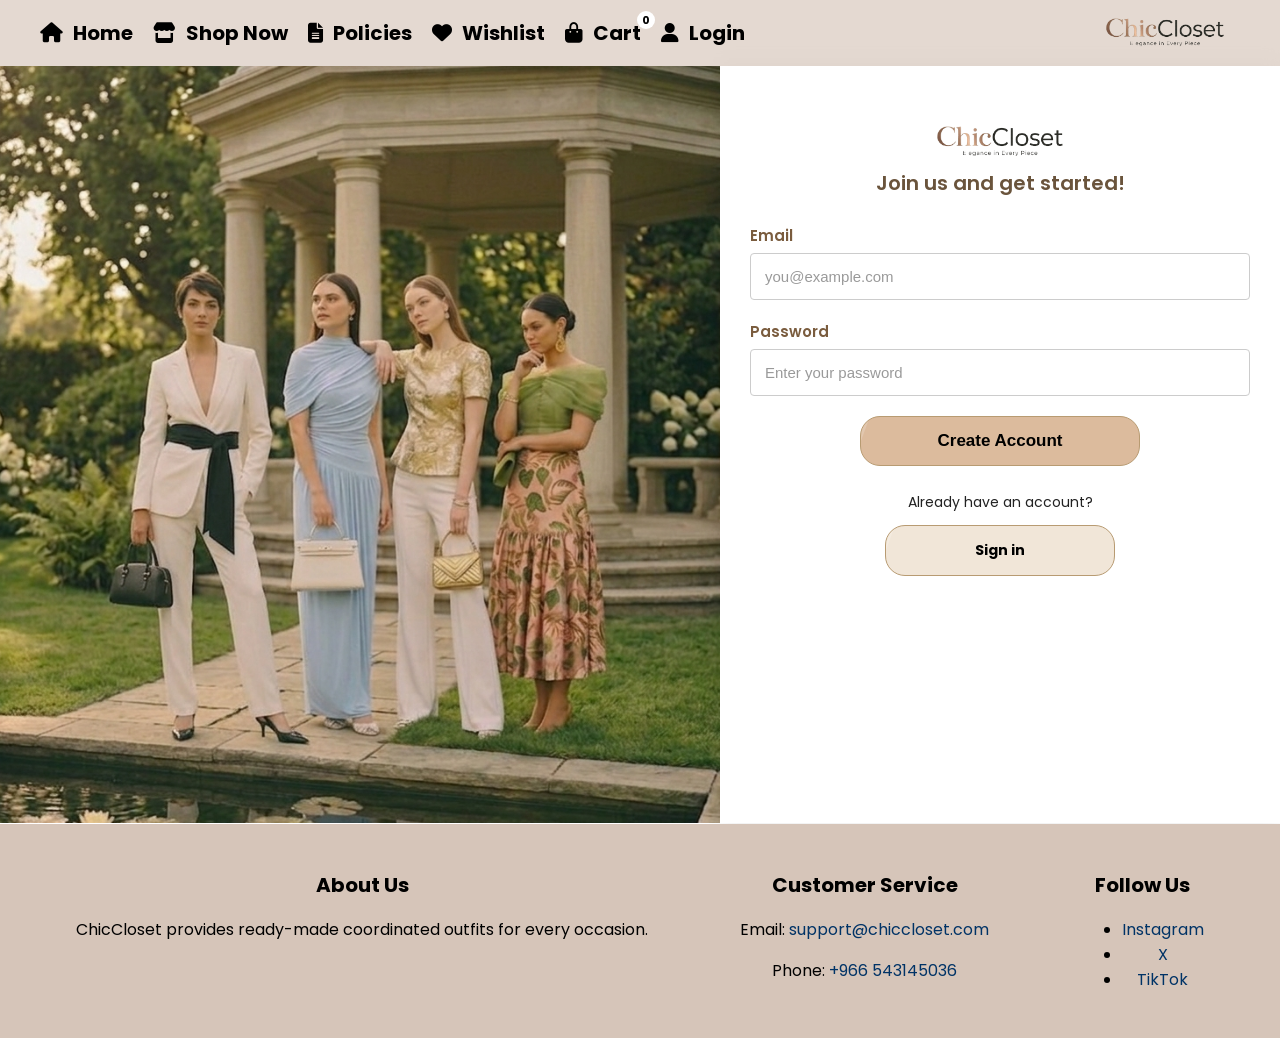
<file: create_account.html>
<!DOCTYPE html>
<html lang="en">
<head>
  <meta charset="UTF-8">
  <meta name="viewport" content="width=device-width, initial-scale=1.0">
  <title>Create Account</title>
  <link rel="stylesheet" href="auth.css">
  <link rel="stylesheet" href="https://cdnjs.cloudflare.com/ajax/libs/font-awesome/6.5.1/css/all.min.css">
  <link rel="preconnect" href="https://fonts.googleapis.com">
  <link rel="preconnect" href="https://fonts.gstatic.com" crossorigin>
  <link href="https://fonts.googleapis.com/css2?family=Playfair+Display:wght@500;600;700&family=Poppins:wght@300;400;500;600&display=swap" rel="stylesheet">
</head>

<body>

<div class="navbar">
  <a href="index.html" class="nav-logo">
    <img src="images/logo.png" alt="ChicCloset Logo">
  </a>
  <ul class="nav-icons-links">
    <li><a href="index.html"><i class="fa-solid fa-house"></i> Home</a></li>
    <li><a href="index.html#shopNow"><i class="fa-solid fa-store"></i> Shop Now</a></li>
    <li><a href="index.html#policies"><i class="fa-solid fa-file-lines"></i> Policies</a></li>
    <li><a href="favorites_page.html"><i class="fa-solid fa-heart"></i> Wishlist</a></li>
    <li class="cart-item-nav">
      <a href="cart.html" class="cart-link">
        <i class="fa-solid fa-bag-shopping"></i> Cart
        <span id="cart-count">0</span>
      </a>
    </li>
    <li><a href="login.html" id="login-link"><i class="fa-solid fa-user"></i> Login</a></li>
    <li><button id="logout-btn" onclick="logout()">Logout</button></li>
  </ul>
</div>

<div class="container">

  <div class="image-container">
    <img src="images/login.png" alt="Background Image" class="background-image">
  </div>

    <div class="box">
     <a href="index.html">
      <img src="images/logo.png" class="logo" alt="ChicCloset Logo">
    </a>
      <div class="title">Join us and get started!</div>

      <!-- FORM (Create Account)-->
      <form id="registerForm">

           <!-- (1) EMAIL PART-->
          <div class="field">
            <label for="email">Email</label>
            <div class="inputs">
              <input id="email" type="email" placeholder="you@example.com">
              <button type="button" class="icon-btn clear-btn-e" onclick="clearEmail()">✖</button>
            </div>
            <!--ERROR PART FOR EMAIL-->
            <div class="error-msg" id="emailError"></div>
          </div>

           <!-- (2) PASSWORD PART-->
          <div class="field">
            <label for="password">Password</label>
            <div class="inputs">
              <input id="password" type="password" placeholder="Enter your password">
              <button type="button" class="icon-btn hide-btn-p" onclick="hidePass()">👁</button>
              <button type="button" class="icon-btn clear-btn-p" onclick="clearPass()">✖</button>
            </div>
            <!-- ERROR PART FOR PASS-->
            <div class="error-msg" id="passwordError"></div>
          </div>

            <!-- BUTTON OF CREATION-->
          <button type="button" class="btn-main" onclick="register()">Create Account</button>
        </form>

        <!-- ANOTHER OPTIONs-->
        <div class="small-text">Already have an account?</div>
        <a href="login.html" class="btn-secondary">Sign in</a>
      </div>
</div>
<footer class="footer">
  <div class="footer-section">
    <h2>About Us</h2>
    <p>ChicCloset provides ready-made coordinated outfits for every occasion.</p>
  </div>

  <div class="footer-section">
    <h2>Customer Service</h2>
    <p>Email: <a href="mailto:support@chiccloset.com">support@chiccloset.com</a></p>
    <p>Phone: <a href="tel:+9665XXXXXXXX">+966 543145036</a></p>
  </div>

  <div class="footer-section">
    <h2>Follow Us</h2>
    <ul>
      <li><a href="https://www.instagram.com/chiccloset_0166">Instagram</a></li>
      <li><a href="https://x.com/ChicClosethrcp">X</a></li>
      <li><a href="https://www.tiktok.com/@chiccloset448">TikTok</a></li>
    </ul>
  </div>
</footer>

  <!-- last of the Body js-->
  <script src="auth.js" defer></script>

</body>
</html>
</file>
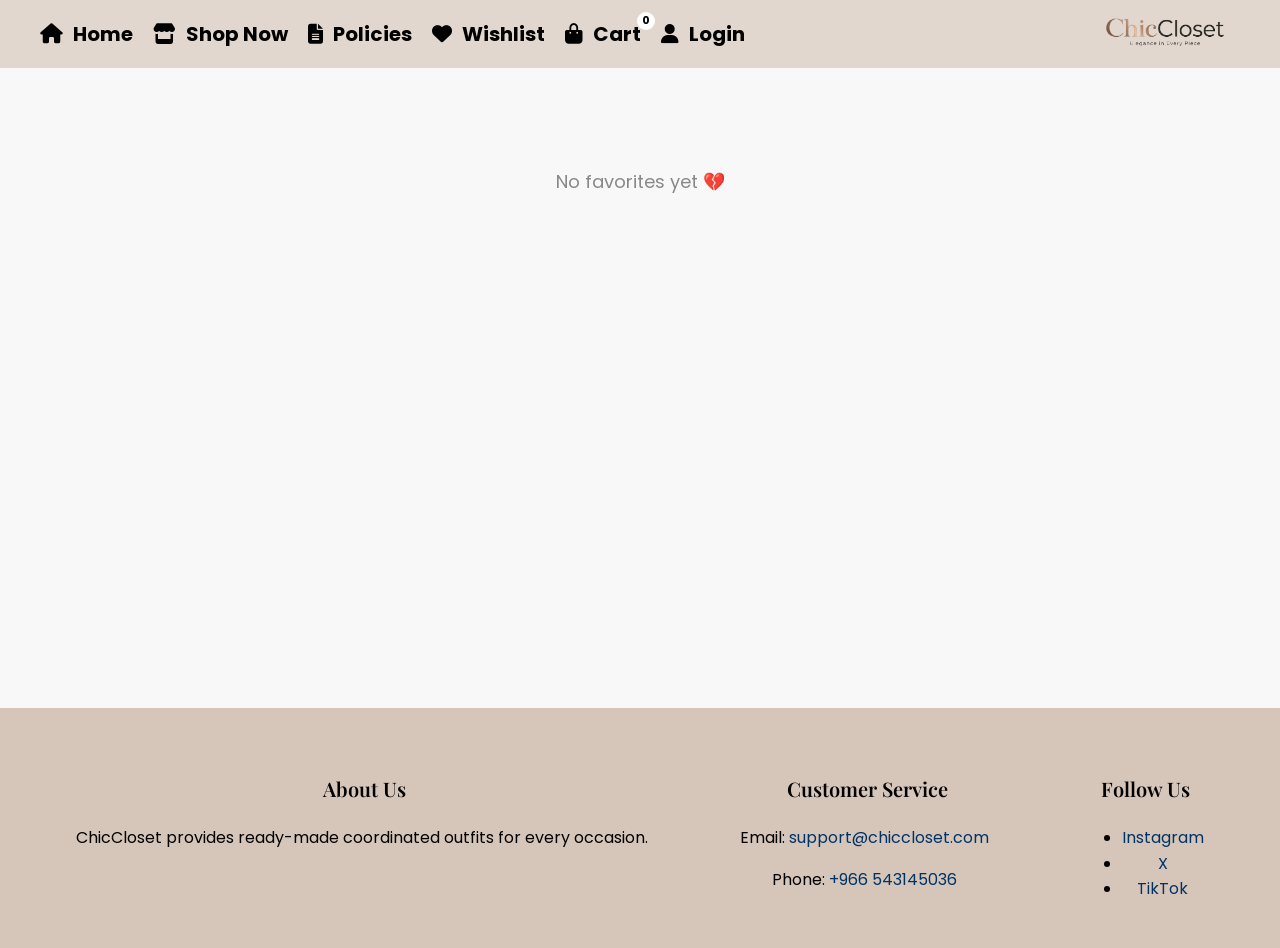
<file: favorites_page.html>
<!DOCTYPE html>
<html lang="en">
<head>
  <meta charset="UTF-8">
  <meta name="viewport" content="width=device-width, initial-scale=1.0" />
  <title>Favorites</title>
  <link rel="stylesheet" href="style.css">
  <link rel="stylesheet" href="https://cdnjs.cloudflare.com/ajax/libs/font-awesome/6.5.1/css/all.min.css">
  <link rel="preconnect" href="https://fonts.googleapis.com">
<link rel="preconnect" href="https://fonts.gstatic.com" crossorigin>
<link href="https://fonts.googleapis.com/css2?family=Playfair+Display:wght@500;600;700&family=Poppins:wght@300;400;500;600&display=swap" rel="stylesheet">

</head>

<body>
<div class="navbar">
  <a href="index.html" class="logo">
    <img src="images/logo.png" alt="ChicCloset Logo">
  </a>
  <ul class="nav-icons-links">
    <li><a href="index.html"><i class="fa-solid fa-house"></i> Home</a></li>
    <li><a href="index.html#shopNow"><i class="fa-solid fa-store"></i> Shop Now</a></li>
    <li><a href="index.html#policies"><i class="fa-solid fa-file-lines"></i> Policies</a></li>
    <li><a href="favorites_page.html"><i class="fa-solid fa-heart"></i> Wishlist</a></li>
    <li class="cart-item-nav">
      <a href="cart.html" class="cart-link">
        <i class="fa-solid fa-bag-shopping"></i> Cart
        <span id="cart-count">0</span>
      </a>
    </li>
    <li><a href="login.html" id="login-link"><i class="fa-solid fa-user"></i> Login</a></li>
    <li><button id="logout-btn" onclick="logout()">Logout</button></li>
  </ul>
</div>
<div class="page-title">Your Favorite Outfits ❤️</div>

<div class="wishlist-products" id="favoritesContainer">
  </div>

<footer class="footer">
  <div class="footer-section">
    <h2>About Us</h2>
    <p>ChicCloset provides ready-made coordinated outfits for every occasion.</p>
  </div>

  <div class="footer-section">
    <h2>Customer Service</h2>
    <p>Email: <a href="mailto:support@chiccloset.com">support@chiccloset.com</a></p>
    <p>Phone: <a href="tel:+9665XXXXXXXX">+966 543145036</a></p>
  </div>

  <div class="footer-section">
    <h2>Follow Us</h2>
    <ul>
      <li><a href="https://www.instagram.com/chiccloset_0166">Instagram</a></li>
      <li><a href="https://x.com/ChicClosethrcp">X</a></li>
      <li><a href="https://www.tiktok.com/@chiccloset448">TikTok</a></li>
    </ul>
  </div>
</footer>

<script>
  // ================== Navbar ==================

// Update the navbar based on the login status
function updateNavbar() {

  // Retrieve the currently logged-in user from localStorage
  const user = JSON.parse(localStorage.getItem("currentUser"));

  // Select the login link and logout button from the page
  const loginLink = document.getElementById("login-link");
  const logoutBtn = document.getElementById("logout-btn");

  // If a user is logged in
  if (user) {

    // Extract the username from the email (text before @)
    const username = user.email.split("@")[0];

    // Replace the Login text with the username and user icon
    loginLink.innerHTML = `
      <i class="fa-solid fa-user"></i> ${username}
    `;

    // Go to profile page
    loginLink.href = "profile.html";

    // Show the logout button
    logoutBtn.style.display = "block";

  } else {

    // If no user is logged in, show the default Login text
    loginLink.innerHTML = `
      <i class="fa-solid fa-user"></i> Login
    `;

    // Go to login page
    loginLink.href = "login.html";

    // Hide the logout button
    logoutBtn.style.display = "none";
  }
}

// Run the navbar update immediately when the page loads
updateNavbar();


// Log out the current user
function logout() {

  localStorage.removeItem("currentUser");

  alert("Logged out!");

  // Redirect the user to the home page
  window.location.href = "index.html";
}

// ===== Retrieve favorites from localStorage or create an empty array =====
let favorites = JSON.parse(localStorage.getItem("favorites")) || [];

// ===== Select the container where favorite products will be displayed =====
const container = document.getElementById("favoritesContainer");

// ===== Select the page title =====
const pageTitle = document.querySelector(".page-title");

// ===== Function to display favorite products on the page =====
function displayFavorites() {

  // Clear previous content before re-rendering
  container.innerHTML = "";

  // If there are no favorites
  if (favorites.length === 0) {

    // Hide the title
    pageTitle.style.display = "none";

    // Show empty message
    container.innerHTML = `<p class="empty">No favorites yet 💔</p>`;
    return;
  }

  // If there are favorite products, show the title
  pageTitle.style.display = "block";

  // Loop through each favorite product and display it
  favorites.forEach((product, index) => {

    // Add one product card to the container
    container.innerHTML += `
      <div class="card">

        <!-- Link to the product details page -->
        <a href="${product.page}">
          <img src="${product.image}" alt="${product.name}">
        </a>

        <!-- Product name -->
        <div class="card-name">${product.name}</div>

        <!-- Product price -->
        <div class="card-price">${product.price} SAR</div>

        <!-- Container for action buttons -->
        <div class="wishlist-buttons">

          <!-- Add to Cart button -->
          <a href="${product.page}" class="add-cart-btn">
            Add to Cart
          </a>

          <!-- Remove button -->
          <button class="remove-btn" onclick="removeFavorite(${index})">
            Remove
          </button>

        </div>

      </div>
    `;
  });
}


// ===== Function to remove a product from favorites =====
function removeFavorite(index) {

  // Remove the selected item from the favorites array
  favorites.splice(index, 1);

  // Save the updated favorites array to localStorage
  localStorage.setItem("favorites", JSON.stringify(favorites));

  // Re-display the updated favorites list
  displayFavorites();
}


// ===== Run display function only if the container exists =====
if (container) {
  displayFavorites();
}


// ================== Cart Count ==================

// Update the number shown on the cart icon in the navbar
function updateCartCount() {

  // Get the currently logged-in user
  const user = JSON.parse(localStorage.getItem("currentUser"));

  // Create an empty cart array
  let cart = [];

  // Load the user's cart if they are logged in
  if (user) {
    cart = JSON.parse(localStorage.getItem("cart_" + user.email)) || [];
  }

  // Calculate the total quantity of all cart items
  let totalQty = 0;

  cart.forEach(item => {
    totalQty += Number(item.quantity);
  });

  // Select the cart count element
  let count = document.getElementById("cart-count");

  // Update the displayed cart count if the element exists
  if (count) {
    count.textContent = totalQty;
  }
}

// Run the cart count update when the page loads
updateCartCount();

</script>
</body>
</html>
</file>
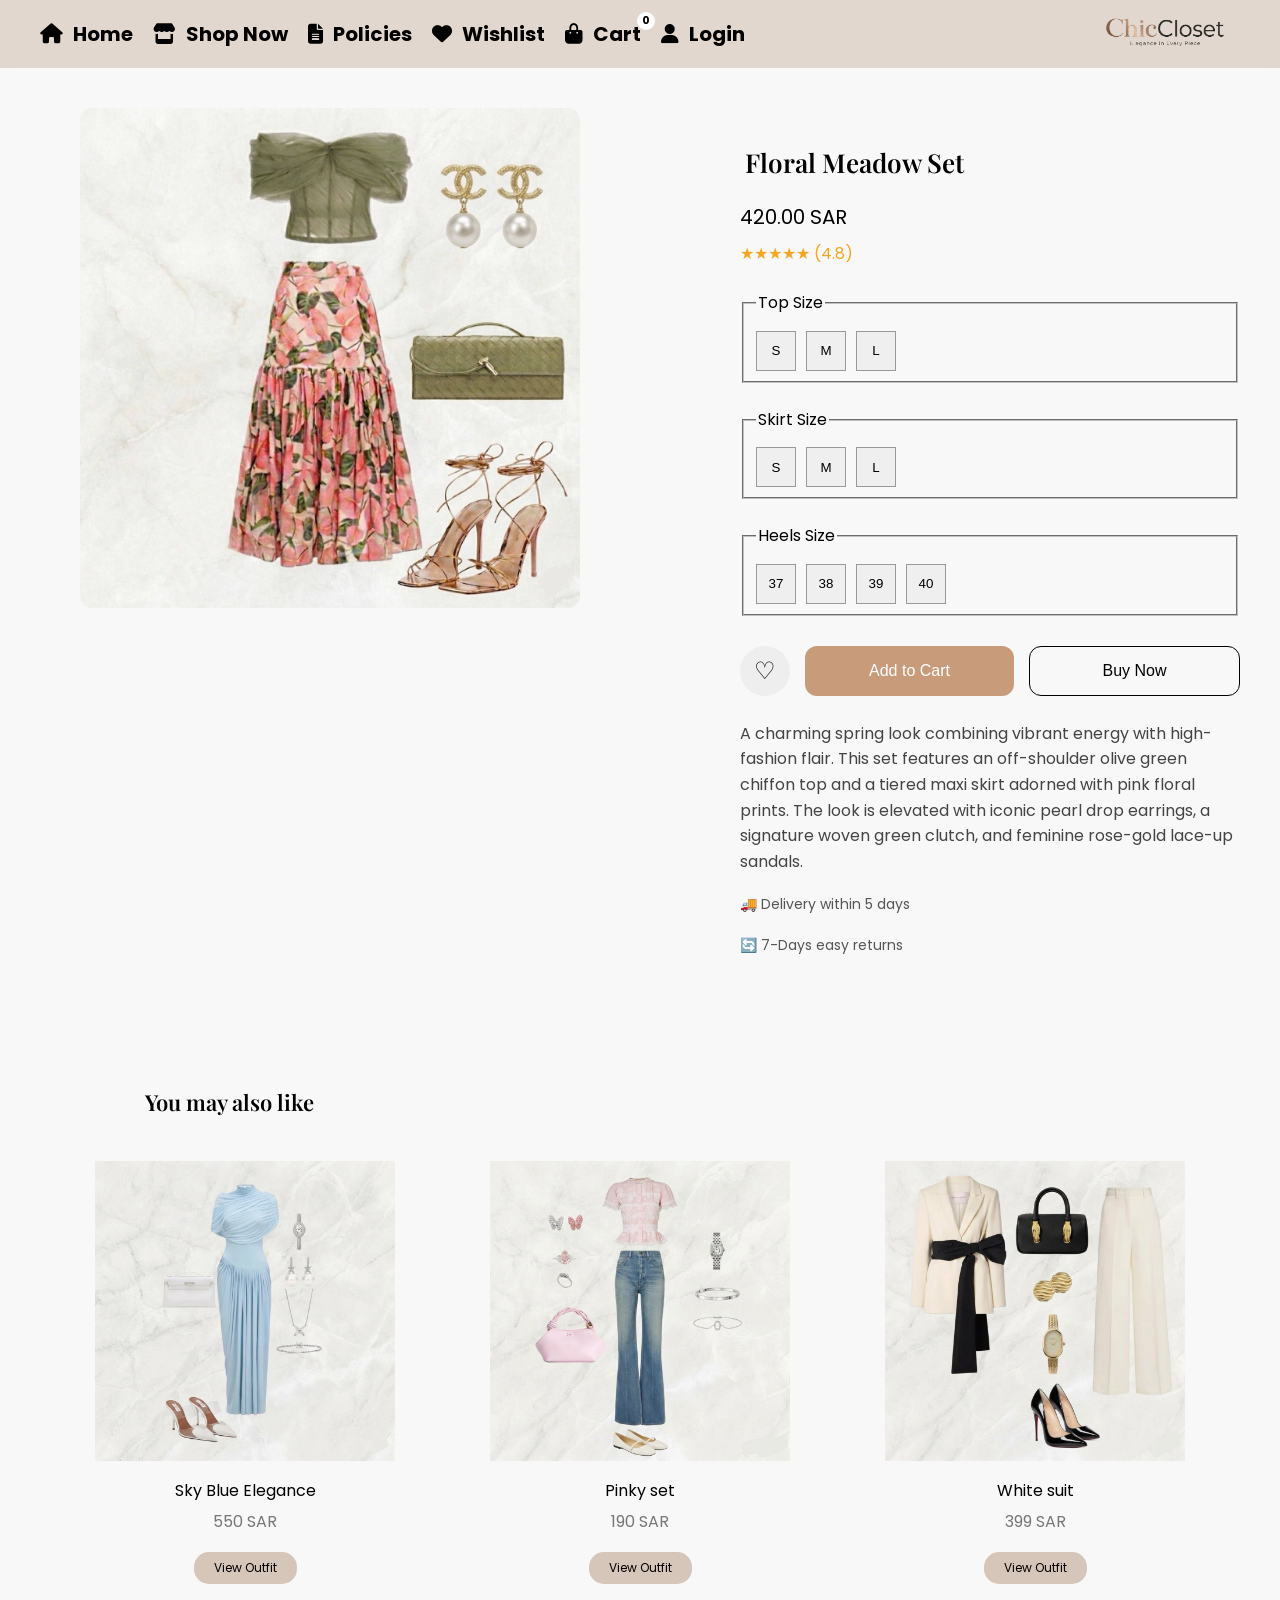
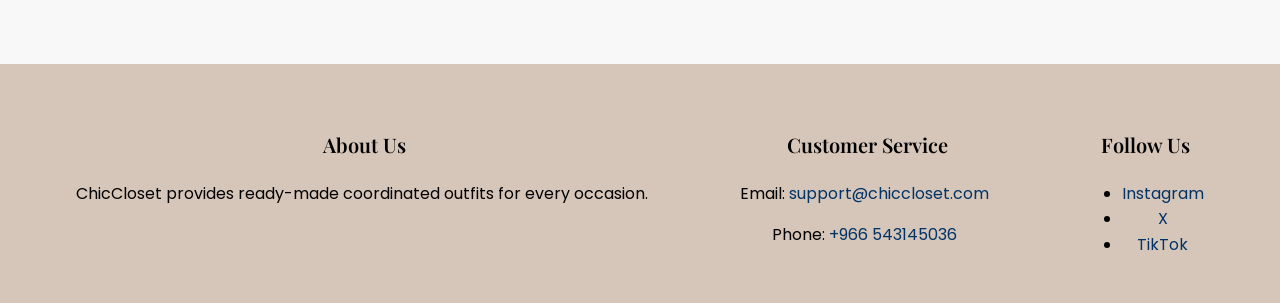
<file: floral_meadow_set.html>
<!DOCTYPE html>
<html lang="en">
<head>
  <meta charset="UTF-8">
  <meta name="viewport" content="width=device-width, initial-scale=1.0" />
  <title>Floral Meadow Set - ChicCloset</title>
  <link rel="stylesheet" href="style.css">
  <link rel="stylesheet" href="https://cdnjs.cloudflare.com/ajax/libs/font-awesome/6.5.1/css/all.min.css">
  <link rel="preconnect" href="https://fonts.googleapis.com">
  <link rel="preconnect" href="https://fonts.gstatic.com" crossorigin>
  <link href="https://fonts.googleapis.com/css2?family=Playfair+Display:wght@500;600;700&family=Poppins:wght@300;400;500;600&display=swap" rel="stylesheet">
</head>

<body
data-name="Floral Meadow Set"
data-price="420"
data-image="images/floral_set.jpg"
data-page="floral_meadow_set.html">

<div class="navbar">
  <a href="index.html" class="logo">
    <img src="images/logo.png" alt="ChicCloset Logo">
  </a>
  <ul class="nav-icons-links">
    <li><a href="index.html"><i class="fa-solid fa-house"></i> Home</a></li>
    <li><a href="index.html#shopNow"><i class="fa-solid fa-store"></i> Shop Now</a></li>
    <li><a href="index.html#policies"><i class="fa-solid fa-file-lines"></i> Policies</a></li>
    <li><a href="favorites_page.html"><i class="fa-solid fa-heart"></i> Wishlist</a></li>
    <li class="cart-item-nav">
      <a href="cart.html" class="cart-link">
        <i class="fa-solid fa-bag-shopping"></i> Cart
        <span id="cart-count">0</span>
      </a>
    </li>
    <li><a href="login.html" id="login-link"><i class="fa-solid fa-user"></i> Login</a></li>
    <li><button id="logout-btn" onclick="logout()">Logout</button></li>
  </ul>
</div>

<main id="mainContent" class="container">
  <section class="details">
    <h2 class="title">Floral Meadow Set</h2>
    <div class="price">420.00 SAR</div>

    <div class="rating" aria-label="Rating 4.8 out of 5 stars">
      ★★★★★ (4.8)
    </div>

    <fieldset class="section">
      <legend>Top Size</legend>
      <div class="sizes" id="topSize">
        <button class="size">S</button>
        <button class="size">M</button>
        <button class="size">L</button>
      </div>
    </fieldset>

    <fieldset class="section">
      <legend>Skirt Size</legend>
      <div class="sizes" id="skirtSize">
        <button class="size">S</button>
        <button class="size">M</button>
        <button class="size">L</button>
      </div>
    </fieldset>

    <fieldset class="section">
      <legend>Heels Size</legend>
      <div class="sizes" id="heelsSize">
        <button class="size">37</button>
        <button class="size">38</button>
        <button class="size">39</button>
        <button class="size">40</button>
      </div>
    </fieldset>

    <div id="message" class="message"></div>
    <div class="buttons">
      <button class="heart-btn" aria-label="Add to wishlist">♡</button>
      <button class="btn add">Add to Cart</button>
      <button class="btn buy">Buy Now</button>
    </div>

    <p class="description">
      A charming spring look combining vibrant energy with high-fashion flair. This set features an off-shoulder olive green chiffon top and a tiered maxi skirt adorned with pink floral prints. The look is elevated with iconic pearl drop earrings, a signature woven green clutch, and feminine rose-gold lace-up sandals.
    </p>

    <p class="product-info">🚚 Delivery within 5 days</p>
    <p class="product-info">🔄 7-Days easy returns</p>
  </section>

  <section class="image-section">
    <img src="images/floral_set.jpg" class="product-img"
         alt="Floral skirt with olive green off-shoulder top and gold heels">
  </section>
</main>
<section class="related">
  <h2 class="related-title">You may also like</h2>

  <div class="products-rel">

    <article class="card">
      <a href="sky_blue_set.html">
    <img src="images/sky_blue_set.jpg" alt="Elegant Sky Blue draped dress with silver accessories">
    </a>
      <div class="card-name">Sky Blue Elegance</div>
      <div class="card-price">550 SAR</div>
      <a href="sky_blue_set.html" class="btn-details">View Outfit</a>
    </article>
<article class="card">
       <a href="pinky_set.html">
      <img src="images/pinky_set.jpg" alt="Pink outfit set with lace top">
      </a>
      <div class="card-name">Pinky set</div>
      <div class="card-price">190 SAR</div>
      <a href="pinky_set.html" class="btn-details">View Outfit</a>
    </article>

    <article class="card">
      <a href="white_suit.html">
    <img src="images/white_suit.jpg" alt="White formal suit with blazer">
      </a>
      <div class="card-name">White suit</div>
      <div class="card-price">399 SAR</div>
      <a href="white_suit.html" class="btn-details">View Outfit</a>
    </article>

  </div>
</section>

<footer class="footer">
  <div class="footer-section">
    <h2>About Us</h2>
    <p>ChicCloset provides ready-made coordinated outfits for every occasion.</p>
  </div>

  <div class="footer-section">
    <h2>Customer Service</h2>
    <p>Email: <a href="mailto:support@chiccloset.com">support@chiccloset.com</a></p>
    <p>Phone: <a href="tel:+9665XXXXXXXX">+966 543145036</a></p>
  </div>

  <div class="footer-section">
    <h2>Follow Us</h2>
    <ul>
      <li><a href="https://www.instagram.com/chiccloset_0166">Instagram</a></li>
      <li><a href="https://x.com/ChicClosethrcp">X</a></li>
      <li><a href="https://www.tiktok.com/@chiccloset448">TikTok</a></li>
    </ul>
  </div>
</footer>

<script>
   // ================== Navbar ==================

  // Update the navbar based on the login status
function updateNavbar() {

  // Retrieve the currently logged-in user from localStorage
  const user = JSON.parse(localStorage.getItem("currentUser"));

  // Select the login link and logout button from the page
  const loginLink = document.getElementById("login-link");
  const logoutBtn = document.getElementById("logout-btn");

  // If a user is logged in
  if (user) {

    // Extract the username from the email (text before @)
    const username = user.email.split("@")[0];

    // Replace the Login text with the username and user icon
    loginLink.innerHTML = `
      <i class="fa-solid fa-user"></i> ${username}
    `;

    // Go to profile page
    loginLink.href = "profile.html";

    // Show the logout button
    logoutBtn.style.display = "block";

  } else {

    // If no user is logged in, show the default Login text
    loginLink.innerHTML = `
      <i class="fa-solid fa-user"></i> Login
    `;

    // Go to login page
    loginLink.href = "login.html";

    // Hide the logout button
    logoutBtn.style.display = "none";
  }
}

// Run the navbar update immediately when the page loads
updateNavbar();


// Log out the current user
function logout() {

  localStorage.removeItem("currentUser");

  alert("Logged out!");

  // Redirect the user to the home page
  window.location.href = "index.html";
}


  // Update cart item count in navbar
  function updateCartCount() {

    // Get current logged-in user
    const user = JSON.parse(localStorage.getItem("currentUser"));

    // Initialize empty cart array
    let cart = [];

    // Load user's cart if logged in
    if (user) {
      cart = JSON.parse(localStorage.getItem("cart_" + user.email)) || [];
    }

    // Calculate total quantity of all products in cart
    let totalQty = 0;

    cart.forEach(item => {
      totalQty += item.quantity;
    });

    // Select cart count element
    let count = document.getElementById("cart-count");

    // Update displayed cart count
    if (count) {
      count.textContent = totalQty;
    }
  }
</script>
<script src="products.js"></script>
</body>
</html>
</file>
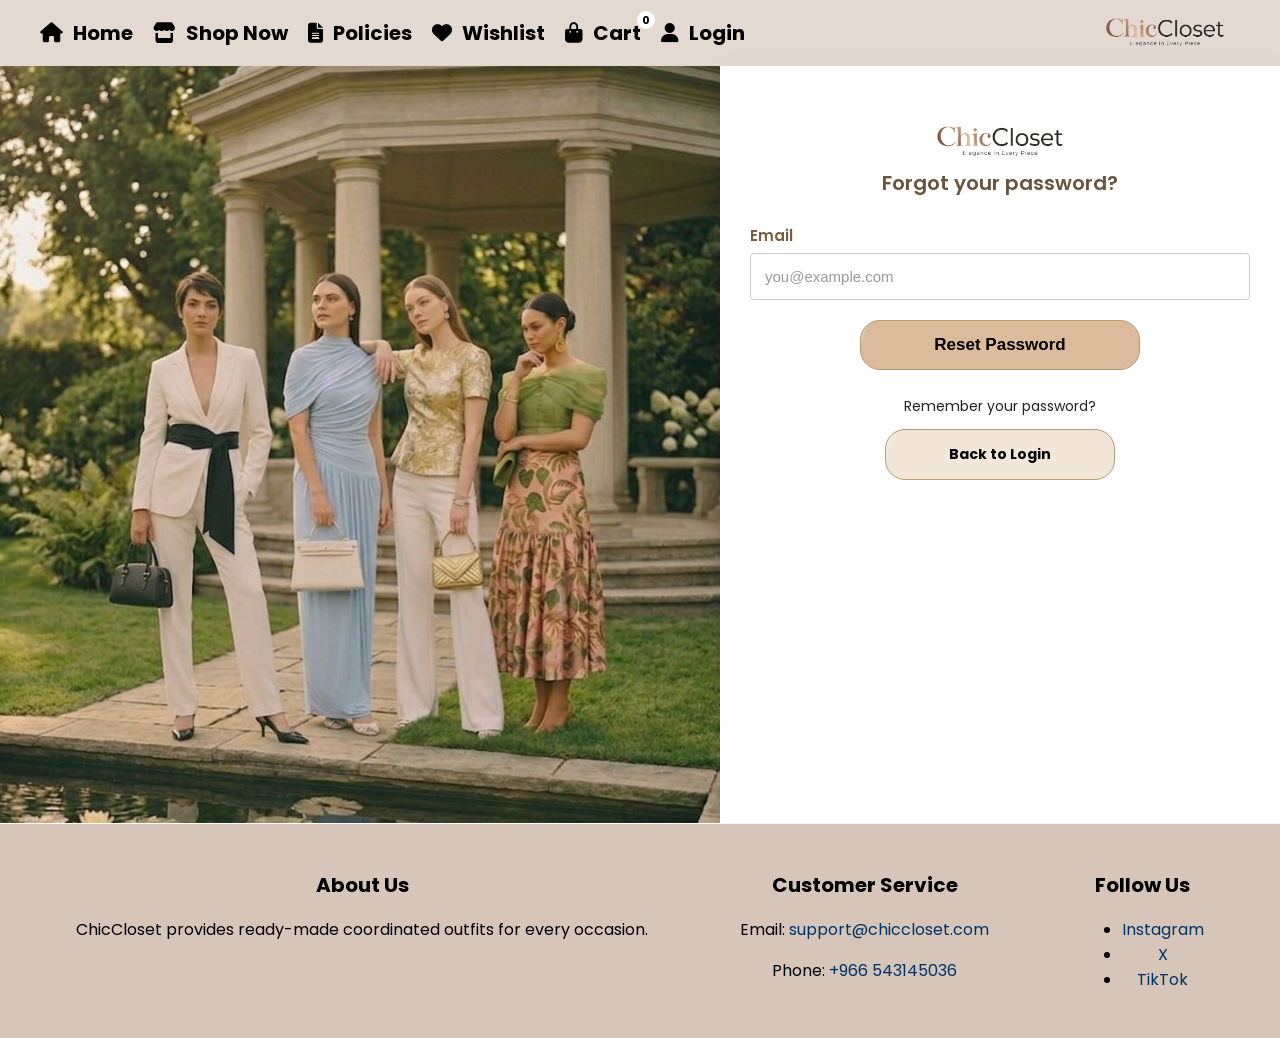
<file: forgot_password.html>
<!DOCTYPE html>
<html lang="en">
<head>
  <meta charset="UTF-8">
  <meta name="viewport" content="width=device-width, initial-scale=1.0">
  <title>Forgot Password</title>
  <link rel="stylesheet" href="auth.css">
  <link rel="stylesheet" href="https://cdnjs.cloudflare.com/ajax/libs/font-awesome/6.5.1/css/all.min.css">
  <link rel="preconnect" href="https://fonts.googleapis.com">
  <link rel="preconnect" href="https://fonts.gstatic.com" crossorigin>
  <link href="https://fonts.googleapis.com/css2?family=Playfair+Display:wght@500;600;700&family=Poppins:wght@300;400;500;600&display=swap" rel="stylesheet">
</head>
<body>

<div class="navbar">
  <a href="index.html" class="nav-logo">
    <img src="images/logo.png" alt="ChicCloset Logo">
  </a>
  <ul class="nav-icons-links">
    <li><a href="index.html"><i class="fa-solid fa-house"></i> Home</a></li>
    <li><a href="index.html#shopNow"><i class="fa-solid fa-store"></i> Shop Now</a></li>
    <li><a href="index.html#policies"><i class="fa-solid fa-file-lines"></i> Policies</a></li>
    <li><a href="favorites_page.html"><i class="fa-solid fa-heart"></i> Wishlist</a></li>
    <li class="cart-item-nav">
      <a href="cart.html" class="cart-link">
        <i class="fa-solid fa-bag-shopping"></i> Cart
        <span id="cart-count">0</span>
      </a>
    </li>
    <li><a href="login.html" id="login-link"><i class="fa-solid fa-user"></i> Login</a></li>
    <li><button id="logout-btn" onclick="logout()">Logout</button></li>
  </ul>
</div>

<div class="container">
  <div class="image-container">
        <img src="images/login.png" alt="Background Image" class="background-image">
  </div>
  <div class="box">
    <a href="index.html">
    <img src="images/logo.png" class="logo" alt="ChicCloset Logo">
  </a>
    <div class="title">Forgot your password?</div>

    <!-- FORM (RESET)-->
    <form id="resetForm">
      <div class="field">
        <!-- (1) EMAIL TO RESET-->
        <label for="email">Email</label>
        <div class="inputs">
          <input id="email" type="email" placeholder="you@example.com">
          <button type="button" class="icon-btn clear-btn-e" onclick="clearEmail()">✖</button>
        </div>
        <!-- ERROR MESSAGE-->
        <div class="error-msg" id="emailError"></div>
      </div>
      <!-- (2) BUTTON TO RESET-->
      <button type="button" class="btn-main" onclick="resetPassword()">
        Reset Password
      </button>
    </form>

    <!-- ANOTHER OPTIONS-->
    <div class="small-text">Remember your password?</div>
    <a href="login.html" class="btn-secondary">Back to Login</a>
  </div>
</div>
<footer class="footer">
  <div class="footer-section">
    <h2>About Us</h2>
    <p>ChicCloset provides ready-made coordinated outfits for every occasion.</p>
  </div>

  <div class="footer-section">
    <h2>Customer Service</h2>
    <p>Email: <a href="mailto:support@chiccloset.com">support@chiccloset.com</a></p>
    <p>Phone: <a href="tel:+9665XXXXXXXX">+966 543145036</a></p>
  </div>

  <div class="footer-section">
    <h2>Follow Us</h2>
    <ul>
      <li><a href="https://www.instagram.com/chiccloset_0166">Instagram</a></li>
      <li><a href="https://x.com/ChicClosethrcp">X</a></li>
      <li><a href="https://www.tiktok.com/@chiccloset448">TikTok</a></li>
    </ul>
  </div>
</footer>

   <!-- last of the Body js-->
   <script src="auth.js" defer></script>

</body>
</html>
</file>
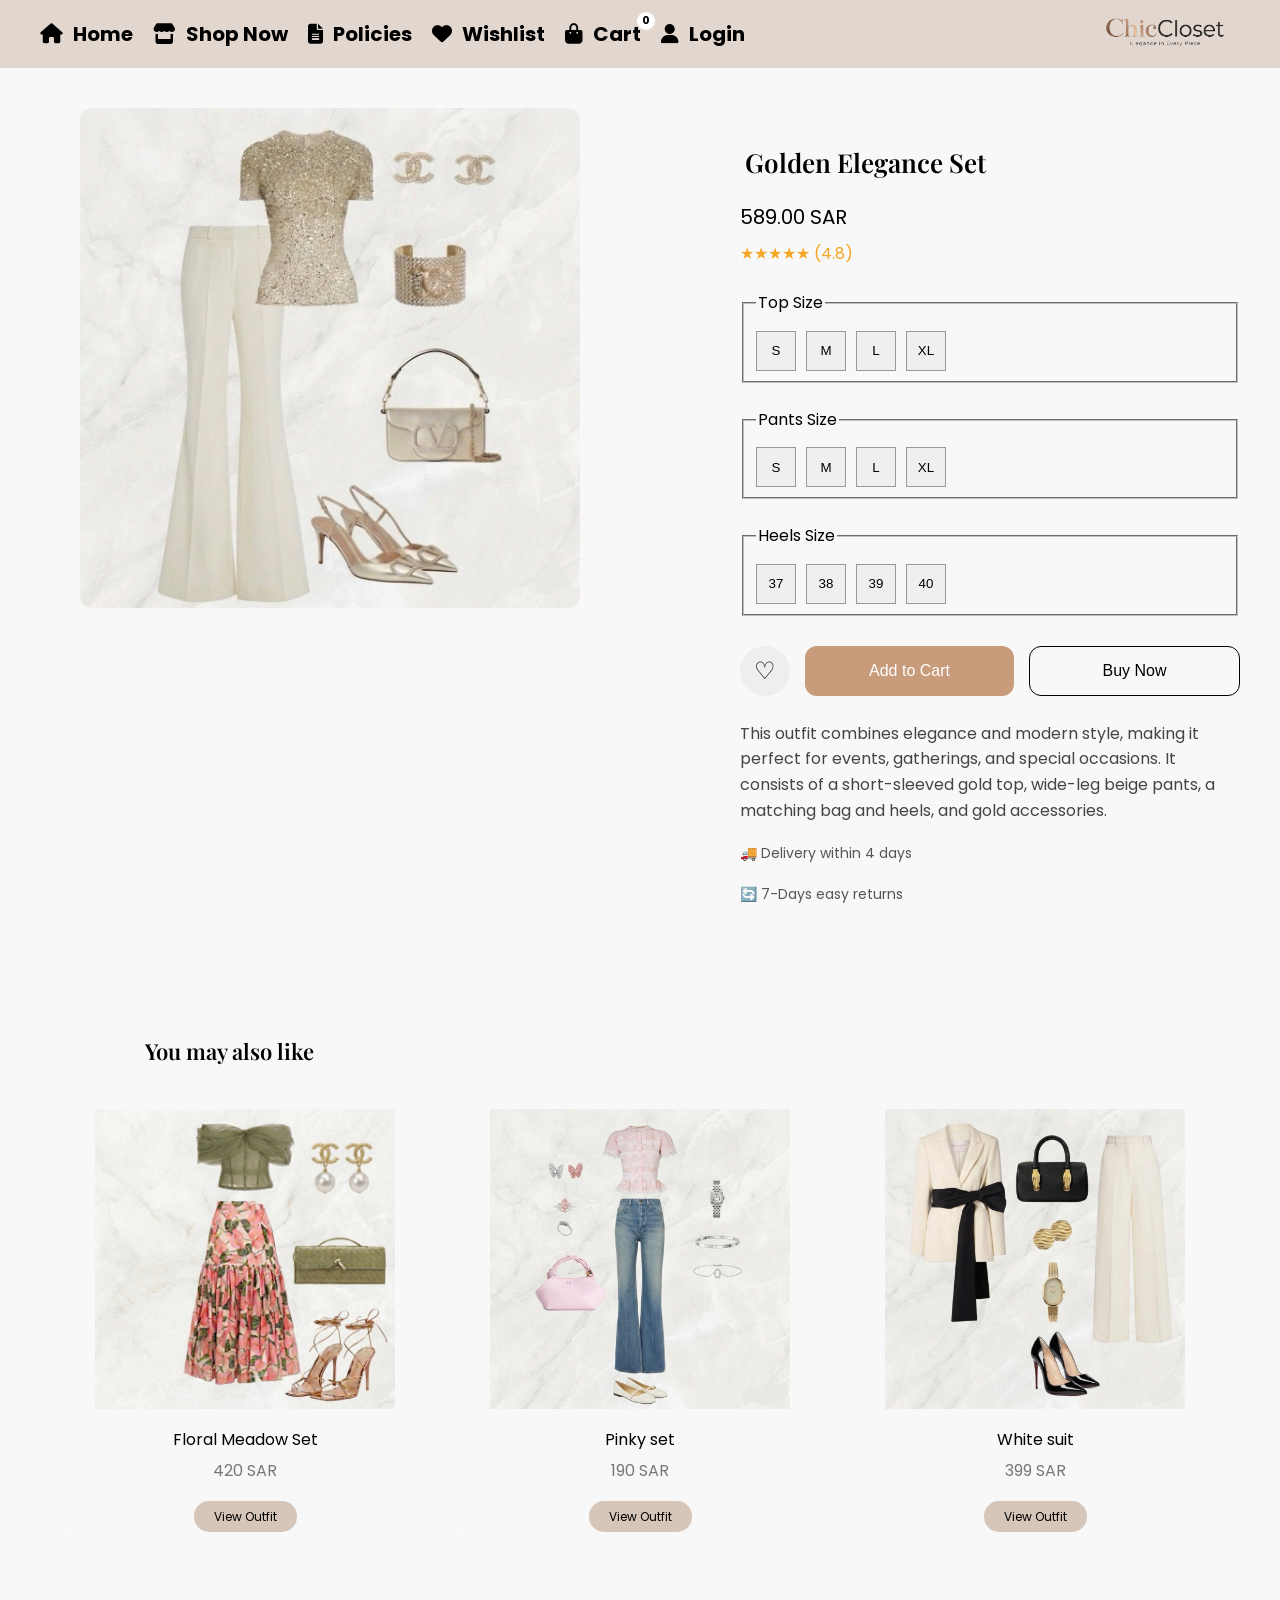
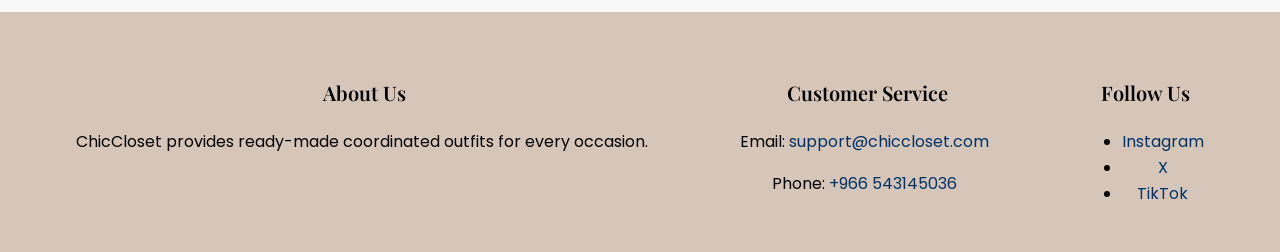
<file: golden_elegance_set.html>
<!DOCTYPE html>
<html lang="en">
<head>
  <meta charset="UTF-8">
  <meta name="viewport" content="width=device-width, initial-scale=1.0" />
  <title>Outfit Details</title>
  <link rel="stylesheet" href="style.css">
  <link rel="stylesheet" href="https://cdnjs.cloudflare.com/ajax/libs/font-awesome/6.5.1/css/all.min.css">
  <link rel="preconnect" href="https://fonts.googleapis.com">
  <link rel="preconnect" href="https://fonts.gstatic.com" crossorigin>
  <link href="https://fonts.googleapis.com/css2?family=Playfair+Display:wght@500;600;700&family=Poppins:wght@300;400;500;600&display=swap" rel="stylesheet">
</head>

<!--
Product information stored in HTML data attributes.
This allows JavaScript to dynamically read product details
and reuse the same script for multiple product pages.
-->

<body
data-name="Golden Elegance Set"
data-price="589"
data-image="images/golden_set.jpg"
data-page="golden_elegance_set.html">

<div class="navbar">
  <a href="index.html" class="logo">
    <img src="images/logo.png" alt="ChicCloset Logo">
  </a>
  <ul class="nav-icons-links">
    <li><a href="index.html"><i class="fa-solid fa-house"></i> Home</a></li>
    <li><a href="index.html#shopNow"><i class="fa-solid fa-store"></i> Shop Now</a></li>
    <li><a href="index.html#policies"><i class="fa-solid fa-file-lines"></i> Policies</a></li>
    <li><a href="favorites_page.html"><i class="fa-solid fa-heart"></i> Wishlist</a></li>
    <li class="cart-item-nav">
      <a href="cart.html" class="cart-link">
        <i class="fa-solid fa-bag-shopping"></i> Cart
        <span id="cart-count">0</span>
      </a>
    </li>
    <li><a href="login.html" id="login-link"><i class="fa-solid fa-user"></i> Login</a></li>
    <li><button id="logout-btn" onclick="logout()">Logout</button></li>
  </ul>
</div>

<main id="mainContent" class="container">

  <section class="details">

    <h2 class="title">Golden Elegance Set</h2>
    <div class="price">589.00 SAR</div>

    <div class="rating" aria-label="Rating 4.8 out of 5 stars">
      ★★★★★ (4.8)
    </div>


    <fieldset class="section">
      <legend>Top Size</legend>
      <div class="sizes" id="topSize">
        <button class="size">S</button>
        <button class="size">M</button>
        <button class="size">L</button>
        <button class="size">XL</button>
      </div>
    </fieldset>


    <fieldset class="section">
      <legend>Pants Size</legend>
      <div class="sizes" id="pantsSize">
        <button class="size">S</button>
        <button class="size">M</button>
        <button class="size">L</button>
        <button class="size">XL</button>
      </div>
    </fieldset>


    <fieldset class="section">
      <legend>Heels Size</legend>
      <div class="sizes" id="heelsSize">
        <button class="size">37</button>
        <button class="size">38</button>
        <button class="size">39</button>
        <button class="size">40</button>
      </div>
    </fieldset>
     <div id="message" class="message"></div>
    <div class="buttons">
      <button class="heart-btn" aria-label="Add to wishlist">
        ♡
      </button>

      <button class="btn add">Add to Cart</button>
      <button class="btn buy">Buy Now</button>
    </div>

    <p class="description">
      This outfit combines elegance and modern style, making it perfect for events, gatherings, and special occasions. It consists of a short-sleeved gold top, wide-leg beige pants, a matching bag and heels, and gold accessories.
    </p>

    <p class="product-info">🚚 Delivery within 4 days</p>
    <p class="product-info">🔄 7-Days easy returns</p>

  </section>

  <section class="image-section">
    <img
      src="images/golden_set.jpg"
      class="product-img"
      alt="Golden outfit set with short-sleeved top and wide-leg pants">
  </section>

</main>

<section class="related">
  <h2 class="related-title">You may also like</h2>

  <div class="products-rel">

    <article class="card">
      <a href="floral_meadow_set.html">
    <img src="images/floral_set.jpg" alt="Floral skirt with olive green off-shoulder top and gold heels">
    </a>
      <div class="card-name">Floral Meadow Set</div>
      <div class="card-price">420 SAR</div>
      <a href="floral_meadow_set.html" class="btn-details">View Outfit</a>
    </article>
<article class="card">
       <a href="pinky_set.html">
      <img src="images/pinky_set.jpg" alt="Pink outfit set with lace top">
      </a>
      <div class="card-name">Pinky set</div>
      <div class="card-price">190 SAR</div>
      <a href="pinky_set.html" class="btn-details">View Outfit</a>
    </article>

    <article class="card">
      <a href="white_suit.html">
    <img src="images/white_suit.jpg" alt="White formal suit with blazer">
      </a>
      <div class="card-name">White suit</div>
      <div class="card-price">399 SAR</div>
      <a href="white_suit.html" class="btn-details">View Outfit</a>
    </article>

  </div>
</section>

<footer class="footer">
  <div class="footer-section">
    <h2>About Us</h2>
    <p>ChicCloset provides ready-made coordinated outfits for every occasion.</p>
  </div>

  <div class="footer-section">
    <h2>Customer Service</h2>
    <p>Email: <a href="mailto:support@chiccloset.com">support@chiccloset.com</a></p>
    <p>Phone: <a href="tel:+9665XXXXXXXX">+966 543145036</a></p>
  </div>

  <div class="footer-section">
    <h2>Follow Us</h2>
    <ul>
      <li><a href="https://www.instagram.com/chiccloset_0166">Instagram</a></li>
      <li><a href="https://x.com/ChicClosethrcp">X</a></li>
      <li><a href="https://www.tiktok.com/@chiccloset448">TikTok</a></li>
    </ul>
  </div>
</footer>

<script>
 // ================== Navbar ==================

  // Update the navbar based on the login status
function updateNavbar() {

  // Retrieve the currently logged-in user from localStorage
  const user = JSON.parse(localStorage.getItem("currentUser"));

  // Select the login link and logout button from the page
  const loginLink = document.getElementById("login-link");
  const logoutBtn = document.getElementById("logout-btn");

  // If a user is logged in
  if (user) {

    // Extract the username from the email (text before @)
    const username = user.email.split("@")[0];

    // Replace the Login text with the username and user icon
    loginLink.innerHTML = `
      <i class="fa-solid fa-user"></i> ${username}
    `;

    // Go to profile page
    loginLink.href = "profile.html";

    // Show the logout button
    logoutBtn.style.display = "block";

  } else {

    // If no user is logged in, show the default Login text
    loginLink.innerHTML = `
      <i class="fa-solid fa-user"></i> Login
    `;

    // Go to login page
    loginLink.href = "login.html";

    // Hide the logout button
    logoutBtn.style.display = "none";
  }
}

// Run the navbar update immediately when the page loads
updateNavbar();


// Log out the current user
function logout() {

  localStorage.removeItem("currentUser");

  alert("Logged out!");

  // Redirect the user to the home page
  window.location.href = "index.html";
}


  // Update cart item count in navbar
  function updateCartCount() {

    // Get current logged-in user
    const user = JSON.parse(localStorage.getItem("currentUser"));

    // Initialize empty cart array
    let cart = [];

    // Load user's cart if logged in
    if (user) {
      cart = JSON.parse(localStorage.getItem("cart_" + user.email)) || [];
    }

    // Calculate total quantity of all products in cart
    let totalQty = 0;

    cart.forEach(item => {
      totalQty += item.quantity;
    });

    // Select cart count element
    let count = document.getElementById("cart-count");

    // Update displayed cart count
    if (count) {
      count.textContent = totalQty;
    }
  }
</script>
<script src="products.js"></script>
</body>
</html>
</file>
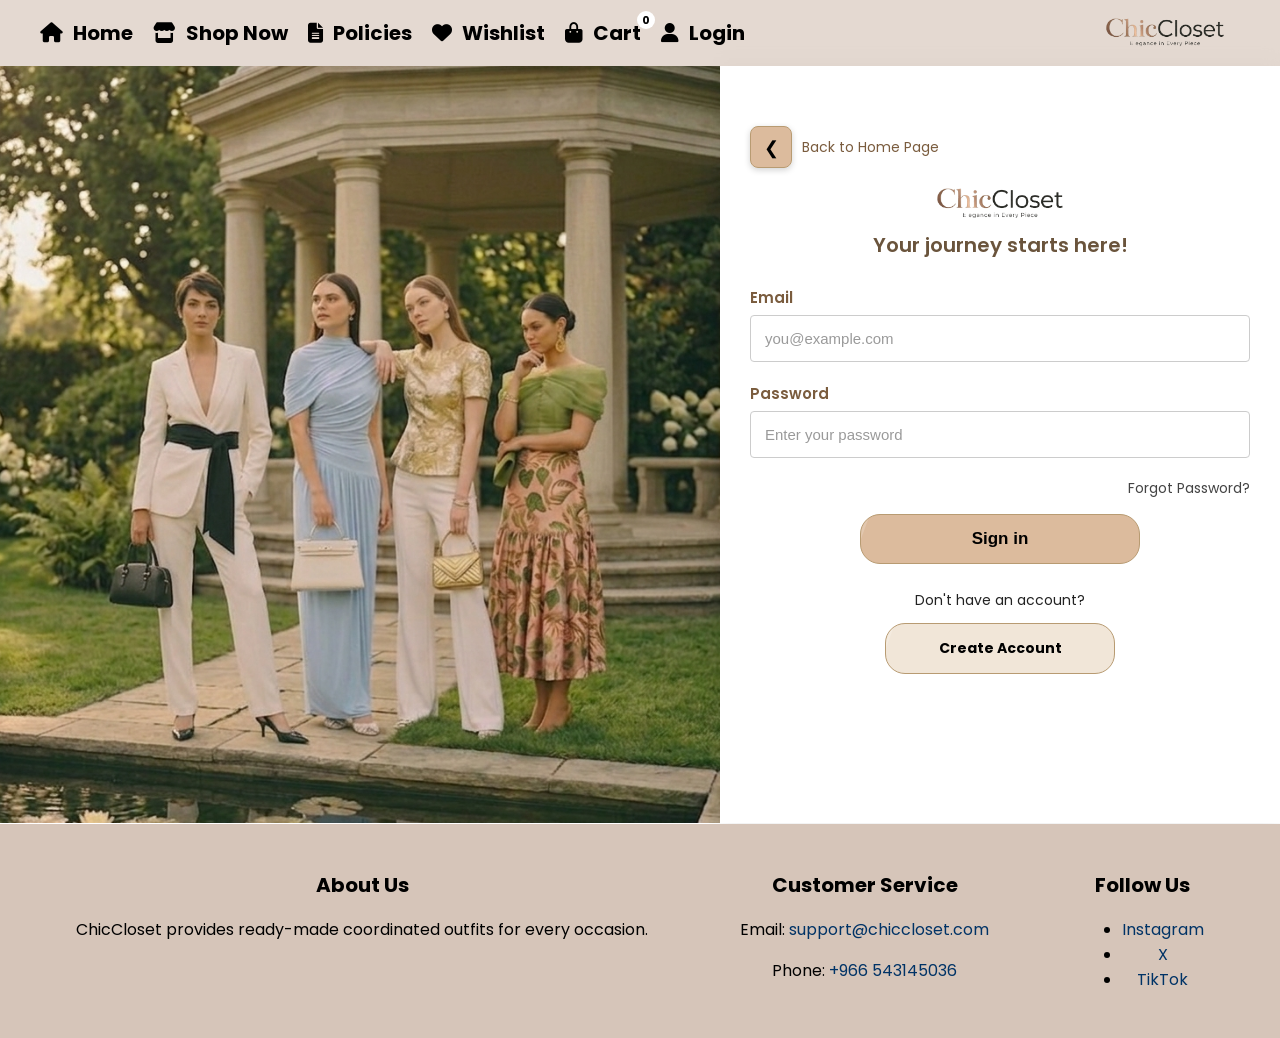
<file: login.html>
<!DOCTYPE html>
<html lang="en">
<head>
  <meta charset="UTF-8">
  <meta name="viewport" content="width=device-width, initial-scale=1.0">
  <title>Login</title>
  <link rel="stylesheet" href="auth.css">
  <link rel="stylesheet" href="https://cdnjs.cloudflare.com/ajax/libs/font-awesome/6.5.1/css/all.min.css">
  <link rel="preconnect" href="https://fonts.googleapis.com">
  <link rel="preconnect" href="https://fonts.gstatic.com" crossorigin>
  <link href="https://fonts.googleapis.com/css2?family=Playfair+Display:wght@500;600;700&family=Poppins:wght@300;400;500;600&display=swap" rel="stylesheet">
</head>

<body>

<div class="navbar">
  <a href="index.html" class="nav-logo">
    <img src="images/logo.png" alt="ChicCloset Logo">
  </a>
  <ul class="nav-icons-links">
    <li><a href="index.html"><i class="fa-solid fa-house"></i> Home</a></li>
    <li><a href="index.html#shopNow"><i class="fa-solid fa-store"></i> Shop Now</a></li>
    <li><a href="index.html#policies"><i class="fa-solid fa-file-lines"></i> Policies</a></li>
    <li><a href="favorites_page.html"><i class="fa-solid fa-heart"></i> Wishlist</a></li>
    <li class="cart-item-nav">
      <a href="cart.html" class="cart-link">
        <i class="fa-solid fa-bag-shopping"></i> Cart
        <span id="cart-count">0</span>
      </a>
    </li>
    <li><a href="login.html" id="login-link"><i class="fa-solid fa-user"></i> Login</a></li>
    <li><button id="logout-btn" onclick="logout()">Logout</button></li>
  </ul>
</div>

  <div class="container">
    <div class="image-container">
      <img src="images/login.png" alt="Background Image" class="background-image">
    </div>
    <div class="box">
      <!-- RETURN TO HOME-->
      <div class="top-back">
        <a href="index.html">❮</a>
        <span>Back to Home Page</span>
      </div>
      <a href="index.html">
        <img src="images/logo.png" class="logo" alt="ChicCloset Logo">
      </a>
      <div class="title">Your journey starts here!</div>

      <!-- FORM (lOGIN IN)-->
      <form id="loginForm">
        <!-- (1) EMAIL PART-->
        <div class="field">
          <label for="email">Email</label>
          <div class="inputs">
            <input id="email" type="email" placeholder="you@example.com">
            <button type="button" class="icon-btn clear-btn-e" onclick="clearEmail()">✖</button>
          </div>
          <div class="error-msg" id="emailError"></div>
        </div>

        <!-- (2) PASSWORD PART-->
        <div class="field">
          <label for="password">Password</label>
          <div class="inputs">
            <input id="password" type="password" placeholder="Enter your password">
            <button type="button" class="icon-btn hide-btn-p" onclick="hidePass()">👁</button>
            <button type="button" class="icon-btn clear-btn-p" onclick="clearPass()">✖</button>
          </div>
          <div class="error-msg" id="passwordError"></div>
        </div>

        <div class="link">
          <a href="forgot_password.html">Forgot Password?</a>
        </div>

        <button type="button" class="btn-main" onclick="login()">Sign in</button>
      </form>

      <div class="small-text">Don't have an account?</div>
      <a href="create_account.html" class="btn-secondary">Create Account</a>
    </div>
  </div>

<footer class="footer">
  <div class="footer-section">
    <h2>About Us</h2>
    <p>ChicCloset provides ready-made coordinated outfits for every occasion.</p>
  </div>

  <div class="footer-section">
    <h2>Customer Service</h2>
    <p>Email: <a href="mailto:support@chiccloset.com">support@chiccloset.com</a></p>
    <p>Phone: <a href="tel:+9665XXXXXXXX">+966 543145036</a></p>
  </div>

  <div class="footer-section">
    <h2>Follow Us</h2>
    <ul>
      <li><a href="https://www.instagram.com/chiccloset_0166">Instagram</a></li>
      <li><a href="https://x.com/ChicClosethrcp">X</a></li>
      <li><a href="https://www.tiktok.com/@chiccloset448">TikTok</a></li>
    </ul>
  </div>
</footer>

  <script src="auth.js" defer></script>
</body>
</html>
</file>
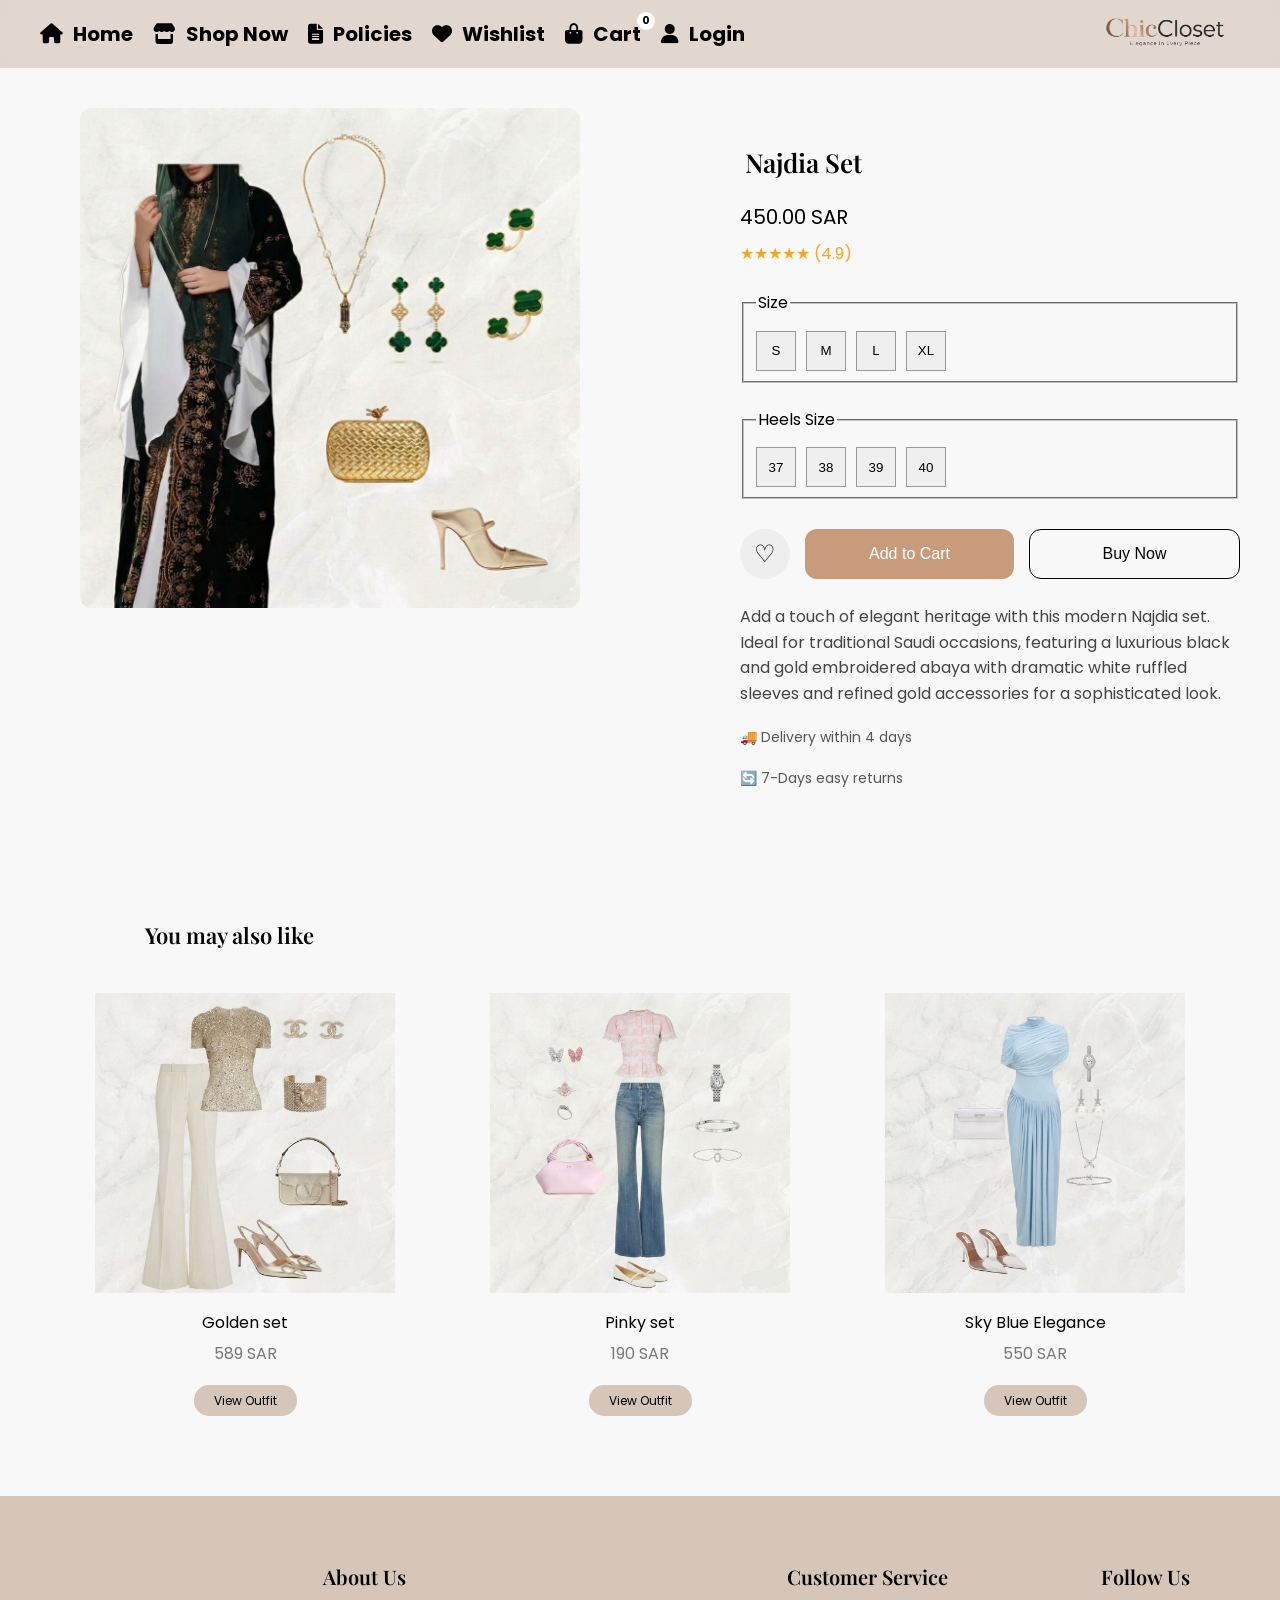
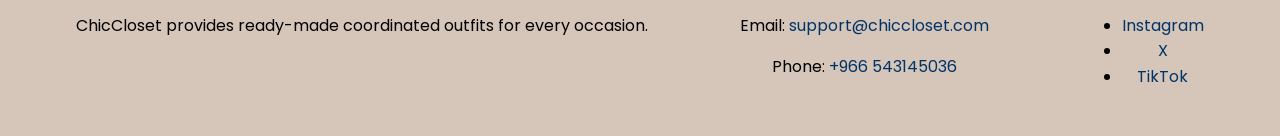
<file: najdia_outfit.html>
<!DOCTYPE html>
<html lang="en">
<head>
  <meta charset="UTF-8">
  <meta name="viewport" content="width=device-width, initial-scale=1.0" />
  <title>Outfit Details</title>
  <link rel="stylesheet" href="style.css">
  <link rel="stylesheet" href="https://cdnjs.cloudflare.com/ajax/libs/font-awesome/6.5.1/css/all.min.css">
  <link rel="preconnect" href="https://fonts.googleapis.com">
  <link rel="preconnect" href="https://fonts.gstatic.com" crossorigin>
  <link href="https://fonts.googleapis.com/css2?family=Playfair+Display:wght@500;600;700&family=Poppins:wght@300;400;500;600&display=swap" rel="stylesheet">
</head>

<!--
Product information stored in HTML data attributes.
This allows JavaScript to dynamically read product details
and reuse the same script for multiple product pages.
-->
<body
data-name="Najdia Set"
data-price="450"
data-image="images/najdia_set.jpg"
data-page="najdia_outfit.html">

<div class="navbar">
  <a href="index.html" class="logo">
    <img src="images/logo.png" alt="ChicCloset Logo">
  </a>
  <ul class="nav-icons-links">
    <li><a href="index.html"><i class="fa-solid fa-house"></i> Home</a></li>
    <li><a href="index.html#shopNow"><i class="fa-solid fa-store"></i> Shop Now</a></li>
    <li><a href="index.html#policies"><i class="fa-solid fa-file-lines"></i> Policies</a></li>
    <li><a href="favorites_page.html"><i class="fa-solid fa-heart"></i> Wishlist</a></li>
    <li class="cart-item-nav">
      <a href="cart.html" class="cart-link">
        <i class="fa-solid fa-bag-shopping"></i> Cart
        <span id="cart-count">0</span>
      </a>
    </li>
    <li><a href="login.html" id="login-link"><i class="fa-solid fa-user"></i> Login</a></li>
    <li><button id="logout-btn" onclick="logout()">Logout</button></li>
  </ul>
</div>

<main id="mainContent" class="container">

  <section class="details">

    <h2 class="title">Najdia Set</h2>
    <div class="price">450.00 SAR</div>

    <div class="rating" aria-label="Rating 4.9 out of 5 stars">
      ★★★★★ (4.9)
    </div>

    <fieldset class="section">
      <legend> Size</legend>
      <div class="sizes" id="size">
        <button class="size">S</button>
        <button class="size">M</button>
        <button class="size">L</button>
        <button class="size">XL</button>
      </div>
    </fieldset>

    <fieldset class="section">
      <legend>Heels Size</legend>
      <div class="sizes" id="heelsSize">
        <button class="size">37</button>
        <button class="size">38</button>
        <button class="size">39</button>
        <button class="size">40</button>
      </div>
    </fieldset>
     <div id="message" class="message"></div>
    <div class="buttons">
      <button class="heart-btn" aria-label="Add to wishlist">
        ♡
      </button>

      <button class="btn add">Add to Cart</button>
      <button class="btn buy">Buy Now</button>
    </div>

    <p class="description">
      Add a touch of elegant heritage with this modern Najdia set. Ideal for traditional Saudi occasions, featuring a luxurious black and gold embroidered abaya with dramatic white ruffled sleeves and refined gold accessories for a sophisticated look.
    </p>

    <p class="product-info">🚚 Delivery within 4 days</p>
    <p class="product-info">🔄 7-Days easy returns</p>

  </section>

  <section class="image-section">
    <img
      src="images/najdia_set.jpg"
      class="product-img"
      alt="Najdia traditional black and gold embroidered outfit">
  </section>

</main>

<section class="related">
  <h2 class="related-title">You may also like</h2>

  <div class="products-rel">

    <article class="card">
       <a href="golden_elegance_set.html">
    <img src="images/golden_set.jpg" alt="Golden elegant outfit">
      </a>
      <div class="card-name">Golden set</div>
      <div class="card-price">589 SAR</div>
      <a href="golden_elegance_set.html" class="btn-details">View Outfit</a>
    </article>

    <article class="card">
      <a href="pinky_set.html">
      <img src="images/pinky_set.jpg" alt="Pink outfit set with lace top">
      </a>
      <div class="card-name">Pinky set</div>
      <div class="card-price">190 SAR</div>
      <a href="pinky_set.html" class="btn-details">View Outfit</a>
    </article>
    <article class="card">
      <a href="sky_blue_set.html">
    <img src="images/sky_blue_set.jpg" alt="Elegant Sky Blue draped dress with silver accessories">
      </a>
      <div class="card-name">Sky Blue Elegance</div>
      <div class="card-price">550 SAR</div>
      <a href="sky_blue_set.html" class="btn-details">View Outfit</a>
    </article>

  </div>
</section>

<footer class="footer">
  <div class="footer-section">
    <h2>About Us</h2>
    <p>ChicCloset provides ready-made coordinated outfits for every occasion.</p>
  </div>

  <div class="footer-section">
    <h2>Customer Service</h2>
    <p>Email: <a href="mailto:support@chiccloset.com">support@chiccloset.com</a></p>
    <p>Phone: <a href="tel:+9665XXXXXXXX">+966 543145036</a></p>
  </div>

  <div class="footer-section">
    <h2>Follow Us</h2>
    <ul>
      <li><a href="https://www.instagram.com/chiccloset_0166">Instagram</a></li>
      <li><a href="https://x.com/ChicClosethrcp">X</a></li>
      <li><a href="https://www.tiktok.com/@chiccloset448">TikTok</a></li>
    </ul>
  </div>
</footer>

<script>
  // ================== Navbar ==================

  // Update the navbar based on the login status
function updateNavbar() {

  // Retrieve the currently logged-in user from localStorage
  const user = JSON.parse(localStorage.getItem("currentUser"));

  // Select the login link and logout button from the page
  const loginLink = document.getElementById("login-link");
  const logoutBtn = document.getElementById("logout-btn");

  // If a user is logged in
  if (user) {

    // Extract the username from the email (text before @)
    const username = user.email.split("@")[0];

    // Replace the Login text with the username and user icon
    loginLink.innerHTML = `
      <i class="fa-solid fa-user"></i> ${username}
    `;

    // Go to profile page
    loginLink.href = "profile.html";

    // Show the logout button
    logoutBtn.style.display = "block";

  } else {

    // If no user is logged in, show the default Login text
    loginLink.innerHTML = `
      <i class="fa-solid fa-user"></i> Login
    `;

    // Go to login page
    loginLink.href = "login.html";

    // Hide the logout button
    logoutBtn.style.display = "none";
  }
}

// Run the navbar update immediately when the page loads
updateNavbar();


// Log out the current user
function logout() {

  localStorage.removeItem("currentUser");

  alert("Logged out!");

  // Redirect the user to the home page
  window.location.href = "index.html";
}


  // Update cart item count in navbar
  function updateCartCount() {

    // Get current logged-in user
    const user = JSON.parse(localStorage.getItem("currentUser"));

    // Initialize empty cart array
    let cart = [];

    // Load user's cart if logged in
    if (user) {
      cart = JSON.parse(localStorage.getItem("cart_" + user.email)) || [];
    }

    // Calculate total quantity of all products in cart
    let totalQty = 0;

    cart.forEach(item => {
      totalQty += item.quantity;
    });

    // Select cart count element
    let count = document.getElementById("cart-count");

    // Update displayed cart count
    if (count) {
      count.textContent = totalQty;
    }
  }
</script>
<script src="products.js"></script>
</body>
</html>
</file>
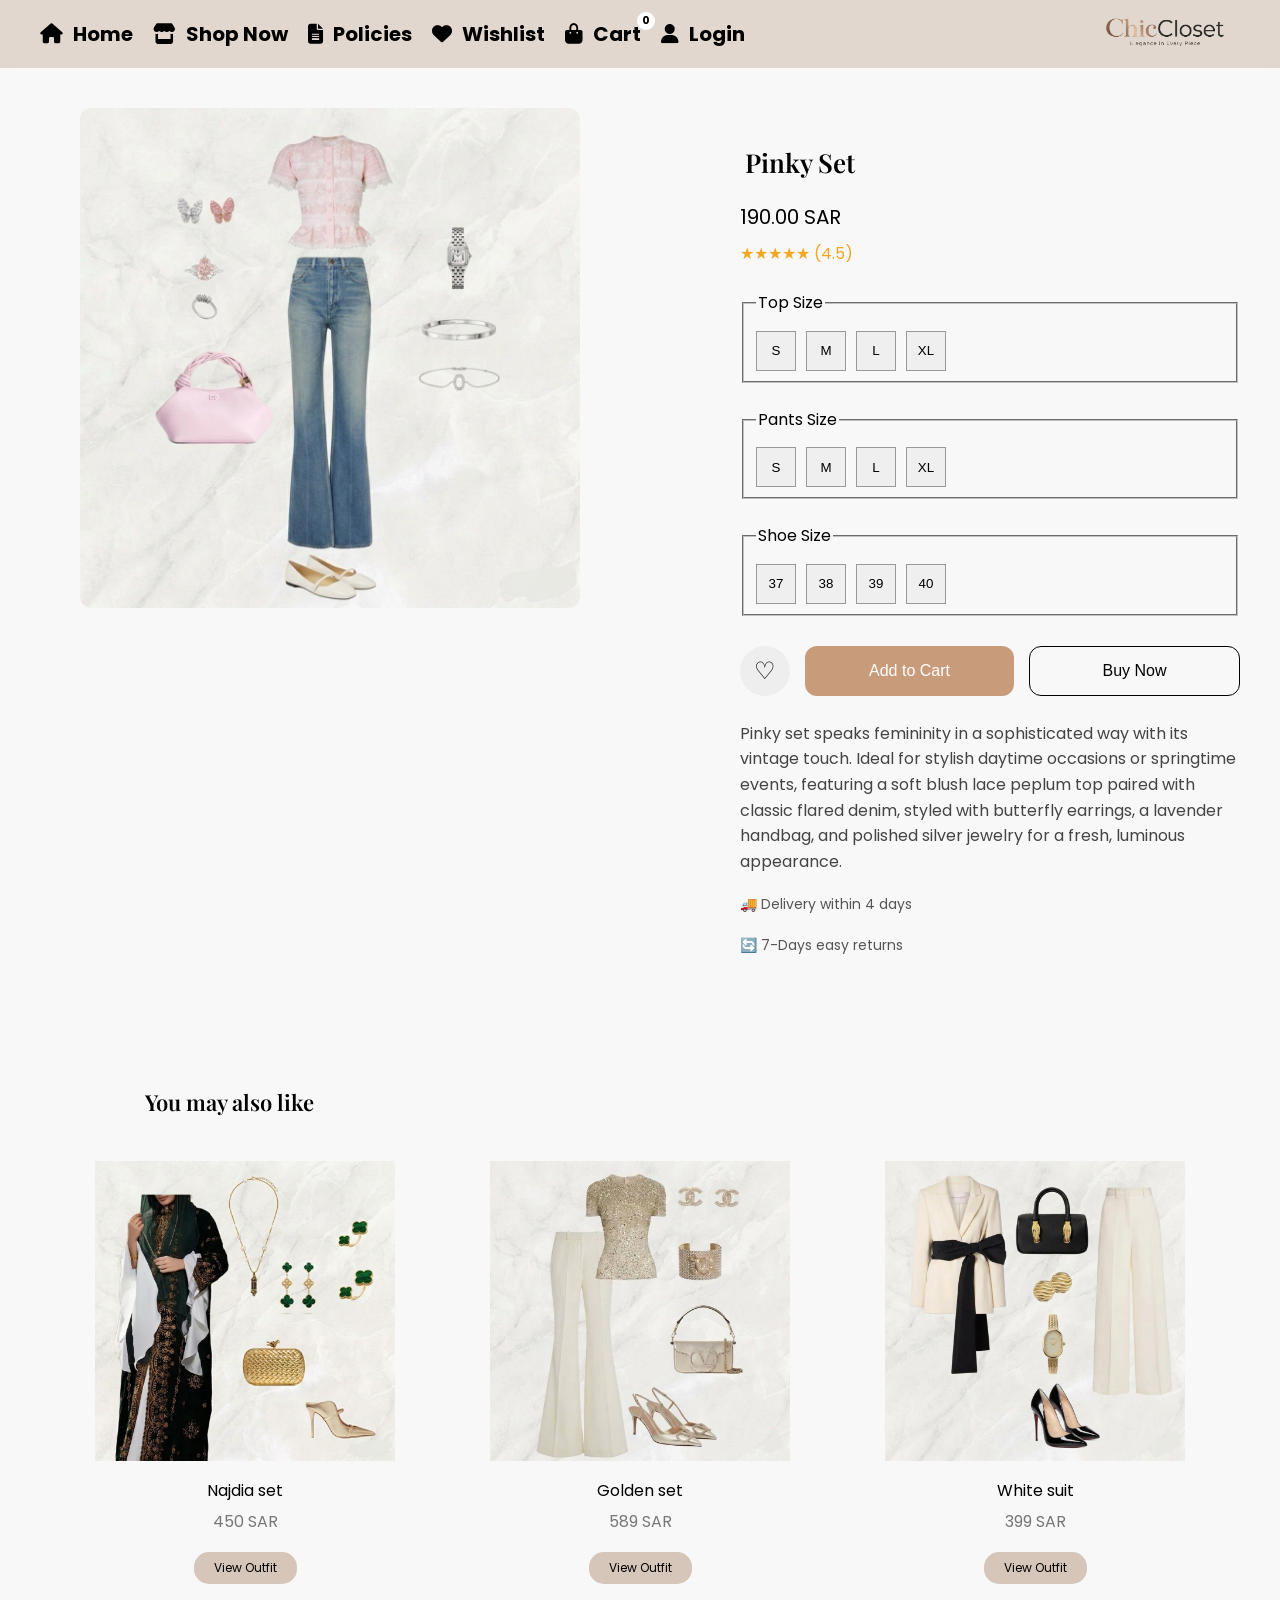
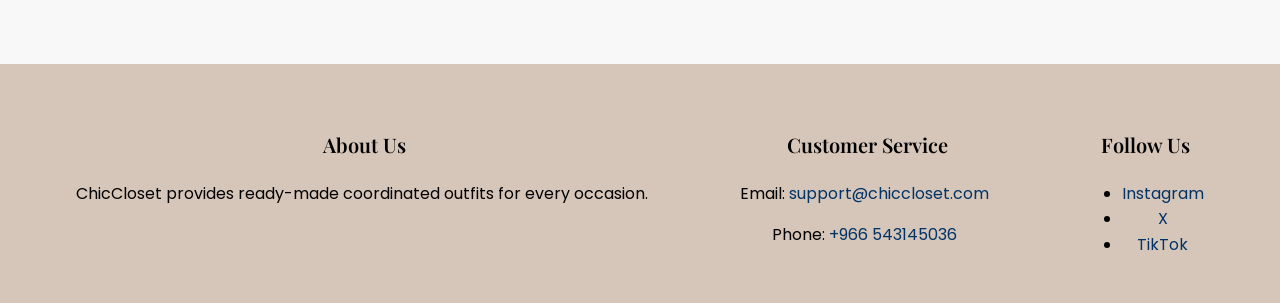
<file: pinky_set.html>
<!DOCTYPE html>
<html lang="en">
<head>
  <meta charset="UTF-8">
  <meta name="viewport" content="width=device-width, initial-scale=1.0" />
  <title>Outfit Details</title>
  <link rel="stylesheet" href="style.css">
  <link rel="stylesheet" href="https://cdnjs.cloudflare.com/ajax/libs/font-awesome/6.5.1/css/all.min.css">
  <link rel="preconnect" href="https://fonts.googleapis.com">
  <link rel="preconnect" href="https://fonts.gstatic.com" crossorigin>
  <link href="https://fonts.googleapis.com/css2?family=Playfair+Display:wght@500;600;700&family=Poppins:wght@300;400;500;600&display=swap" rel="stylesheet">
</head>

<!--
Product information stored in HTML data attributes.
This allows JavaScript to dynamically read product details
and reuse the same script for multiple product pages.
-->
<body
data-name="Pinky Set"
data-price="190"
data-image="images/pinky_set.jpg"
data-page="pinky_set.html">

<div class="navbar">
  <a href="index.html" class="logo">
    <img src="images/logo.png" alt="ChicCloset Logo">
  </a>
  <ul class="nav-icons-links">
    <li><a href="index.html"><i class="fa-solid fa-house"></i> Home</a></li>
    <li><a href="index.html#shopNow"><i class="fa-solid fa-store"></i> Shop Now</a></li>
    <li><a href="index.html#policies"><i class="fa-solid fa-file-lines"></i> Policies</a></li>
    <li><a href="favorites_page.html"><i class="fa-solid fa-heart"></i> Wishlist</a></li>
    <li class="cart-item-nav">
      <a href="cart.html" class="cart-link">
        <i class="fa-solid fa-bag-shopping"></i> Cart
        <span id="cart-count">0</span>
      </a>
    </li>
    <li><a href="login.html" id="login-link"><i class="fa-solid fa-user"></i> Login</a></li>
    <li><button id="logout-btn" onclick="logout()">Logout</button></li>
  </ul>
</div>

<main id="mainContent" class="container">

  <section class="details">

    <h2 class="title">Pinky Set</h2>
    <div class="price">190.00 SAR</div>

    <div class="rating" aria-label="Rating 4.5 out of 5 stars">
      ★★★★★ (4.5)
    </div>


    <fieldset class="section">
      <legend>Top Size</legend>
      <div class="sizes" id="topSize">
        <button class="size">S</button>
        <button class="size">M</button>
        <button class="size">L</button>
        <button class="size">XL</button>
      </div>
    </fieldset>


    <fieldset class="section">
      <legend>Pants Size</legend>
      <div class="sizes" id="pantsSize">
        <button class="size">S</button>
        <button class="size">M</button>
        <button class="size">L</button>
        <button class="size">XL</button>
      </div>
    </fieldset>


    <fieldset class="section">
      <legend>Shoe Size</legend>
      <div class="sizes" id="shoesSize">
        <button class="size">37</button>
        <button class="size">38</button>
        <button class="size">39</button>
        <button class="size">40</button>
      </div>
    </fieldset>
    <div id="message" class="message"></div>
    <div class="buttons">
      <button class="heart-btn" aria-label="Add to wishlist">
        ♡
      </button>

      <button class="btn add">Add to Cart</button>
      <button class="btn buy">Buy Now</button>
    </div>

    <p class="description">
      Pinky set speaks femininity in a sophisticated way with its vintage touch. Ideal for stylish daytime occasions or springtime events, featuring a soft blush lace peplum top paired with classic flared denim, styled with butterfly earrings, a lavender handbag, and polished silver jewelry for a fresh, luminous appearance.
    </p>

    <p class="product-info">🚚 Delivery within 4 days</p>
    <p class="product-info">🔄 7-Days easy returns</p>

  </section>

  <section class="image-section">
    <img
      src="images/pinky_set.jpg"
      class="product-img"
      alt="Pink outfit set with lace top and flared denim pants">
  </section>

</main>

<section class="related">
  <h2 class="related-title">You may also like</h2>

  <div class="products-rel">

    <article class="card">
      <a href="najdia_outfit.html">
    <img src="images/najdia_set.jpg" alt="Najdia traditional outfit set">
    </a>
      <div class="card-name">Najdia set</div>
      <div class="card-price">450 SAR</div>
      <a href="najdia_outfit.html" class="btn-details">View Outfit</a>
    </article>
    <article class="card">
      <a href="golden_elegance_set.html">
    <img src="images/golden_set.jpg" alt="Golden elegant outfit">
      </a>
      <div class="card-name">Golden set</div>
      <div class="card-price">589 SAR</div>
      <a href="golden_elegance_set.html" class="btn-details">View Outfit</a>
    </article>

    <article class="card">
      <a href="white_suit.html">
    <img src="images/white_suit.jpg" alt="White formal suit with blazer">
      </a>
      <div class="card-name">White suit</div>
      <div class="card-price">399 SAR</div>
      <a href="white_suit.html" class="btn-details">View Outfit</a>
    </article>

  </div>
</section>

<footer class="footer">
  <div class="footer-section">
    <h2>About Us</h2>
    <p>ChicCloset provides ready-made coordinated outfits for every occasion.</p>
  </div>

  <div class="footer-section">
    <h2>Customer Service</h2>
    <p>Email: <a href="mailto:support@chiccloset.com">support@chiccloset.com</a></p>
    <p>Phone: <a href="tel:+9665XXXXXXXX">+966 543145036</a></p>
  </div>

  <div class="footer-section">
    <h2>Follow Us</h2>
    <ul>
      <li><a href="https://www.instagram.com/chiccloset_0166">Instagram</a></li>
      <li><a href="https://x.com/ChicClosethrcp">X</a></li>
      <li><a href="https://www.tiktok.com/@chiccloset448">TikTok</a></li>
    </ul>
  </div>
</footer>

<script>
  // ================== Navbar ==================

  // Update the navbar based on the login status
function updateNavbar() {

  // Retrieve the currently logged-in user from localStorage
  const user = JSON.parse(localStorage.getItem("currentUser"));

  // Select the login link and logout button from the page
  const loginLink = document.getElementById("login-link");
  const logoutBtn = document.getElementById("logout-btn");

  // If a user is logged in
  if (user) {

    // Extract the username from the email (text before @)
    const username = user.email.split("@")[0];

    // Replace the Login text with the username and user icon
    loginLink.innerHTML = `
      <i class="fa-solid fa-user"></i> ${username}
    `;

    // Go to profile page
    loginLink.href = "profile.html";

    // Show the logout button
    logoutBtn.style.display = "block";

  } else {

    // If no user is logged in, show the default Login text
    loginLink.innerHTML = `
      <i class="fa-solid fa-user"></i> Login
    `;

    // Go to login page
    loginLink.href = "login.html";

    // Hide the logout button
    logoutBtn.style.display = "none";
  }
}

// Run the navbar update immediately when the page loads
updateNavbar();


// Log out the current user
function logout() {

  localStorage.removeItem("currentUser");

  alert("Logged out!");

  // Redirect the user to the home page
  window.location.href = "index.html";
}


  // Update cart item count in navbar
  function updateCartCount() {

    // Get current logged-in user
    const user = JSON.parse(localStorage.getItem("currentUser"));

    // Initialize empty cart array
    let cart = [];

    // Load user's cart if logged in
    if (user) {
      cart = JSON.parse(localStorage.getItem("cart_" + user.email)) || [];
    }

    // Calculate total quantity of all products in cart
    let totalQty = 0;

    cart.forEach(item => {
      totalQty += item.quantity;
    });

    // Select cart count element
    let count = document.getElementById("cart-count");

    // Update displayed cart count
    if (count) {
      count.textContent = totalQty;
    }
  }
</script>
<script src="products.js"></script>
</body>
</html>
</file>
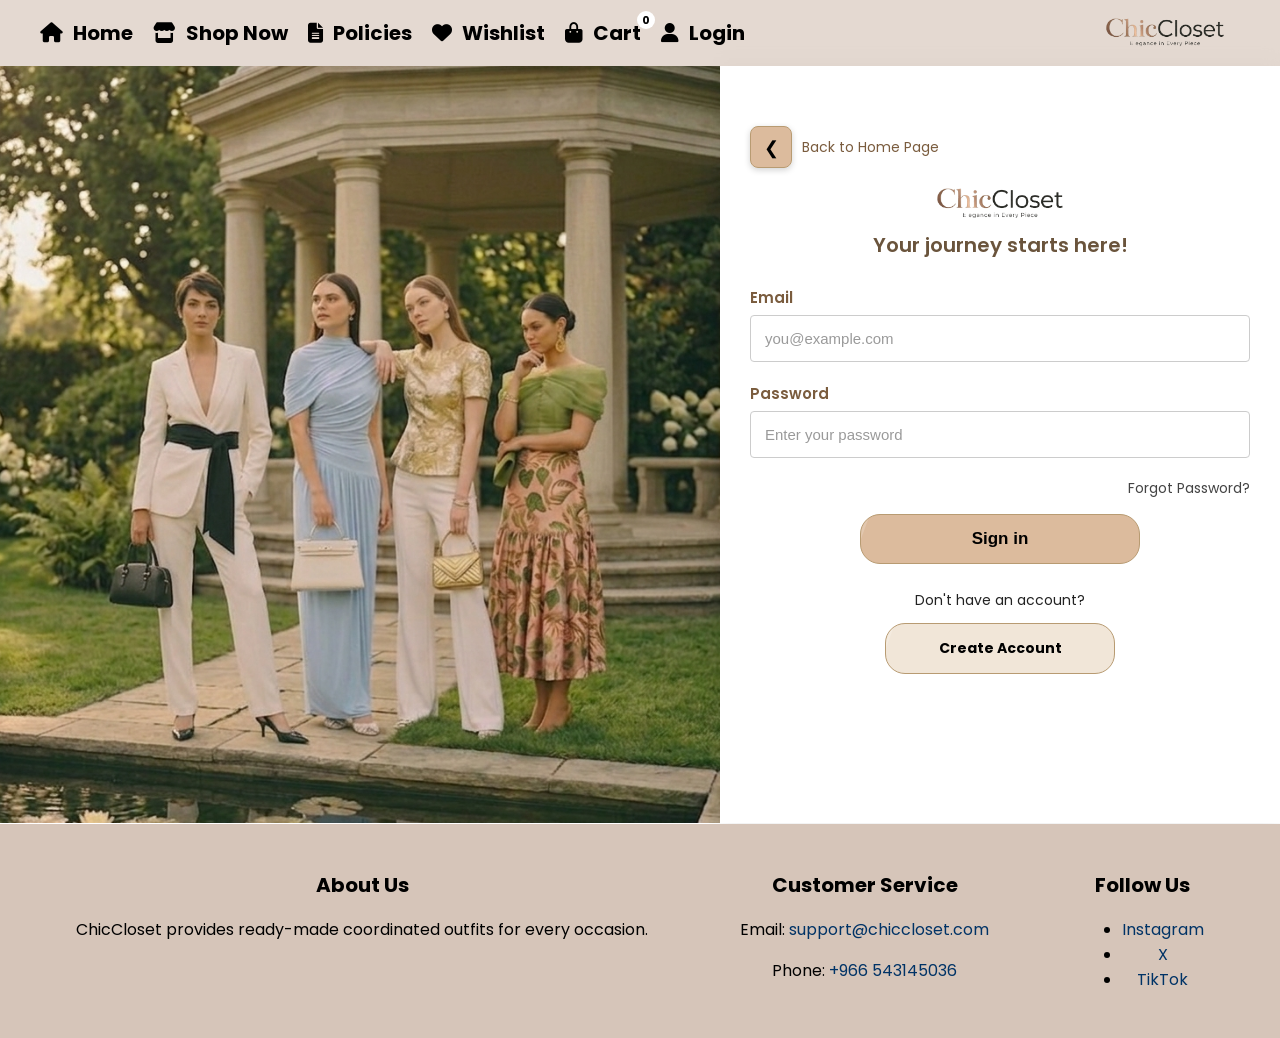
<file: profile.html>
<!DOCTYPE html>
<html lang="en">
<head>
  <meta charset="UTF-8">
  <title>User Profile</title>
  <link rel="stylesheet" href="style.css">
  <link rel="stylesheet" href="https://cdnjs.cloudflare.com/ajax/libs/font-awesome/6.5.1/css/all.min.css">
  <link rel="preconnect" href="https://fonts.googleapis.com">
  <link rel="preconnect" href="https://fonts.gstatic.com" crossorigin>
  <link href="https://fonts.googleapis.com/css2?family=Playfair+Display:wght@500;600;700&family=Poppins:wght@300;400;500;600&display=swap" rel="stylesheet">
</head>

<body>
<div class="navbar">
  <a href="index.html" class="logo">
    <img src="images/logo.png" alt="ChicCloset Logo">
  </a>
  <ul class="nav-icons-links">
    <li><a href="index.html"><i class="fa-solid fa-house"></i> Home</a></li>
    <li><a href="index.html#shopNow"><i class="fa-solid fa-store"></i> Shop Now</a></li>
    <li><a href="index.html#policies"><i class="fa-solid fa-file-lines"></i> Policies</a></li>
    <li><a href="favorites_page.html"><i class="fa-solid fa-heart"></i> Wishlist</a></li>
    <li class="cart-item-nav">
      <a href="cart.html" class="cart-link">
        <i class="fa-solid fa-bag-shopping"></i> Cart
        <span id="cart-count">0</span>
      </a>
    </li>
    <li><a href="login.html" id="login-link"><i class="fa-solid fa-user"></i> Login</a></li>
    <li><button id="logout-btn" onclick="logout()">Logout</button></li>
  </ul>
</div>

<h1>My Profile</h1>

<!-- ===== INFO VIEW (shown when profile exists) ===== -->
<div id="profileInfo" class="profile-box" style="display:none;">
  <p><strong>Name:</strong> <span id="profileName"></span></p>
  <p><strong>Email:</strong> <span id="profileEmail"></span></p>
  <p><strong>Phone:</strong> <span id="profilePhone"></span></p>
  <p><strong>Country:</strong> <span id="profileCountry"></span></p>
  <p><strong>City:</strong> <span id="profileCity"></span></p>
  <p><strong>Address:</strong> <span id="profileAddress"></span></p>
  <button onclick="showEditForm()">Edit Info</button>
</div>

<!-- ===== EDIT / FILL FORM (shown when no profile or editing) ===== -->
<div id="profileForm" class="profile-box" style="display:none;">
  <p><strong>Email:</strong> <span id="formEmail"></span></p>

  <label>First Name</label>
  <input id="inputFirstName" type="text" placeholder="First name">

  <label>Last Name</label>
  <input id="inputLastName" type="text" placeholder="Last name">

  <label>Phone</label>
  <input id="inputPhone" type="text" placeholder="05XXXXXXXX" maxlength="10">

  <label>Country</label>
  <input id="inputCountry" type="text" placeholder="Country">

  <label>City</label>
  <input id="inputCity" type="text" placeholder="City">

  <label>Address</label>
  <input id="inputAddress" type="text" placeholder="Street name, building number">

  <button onclick="saveProfile()">Save</button>

<div class="field">
  <label>Old Password</label>
  <div class="pass-field">
    <input id="oldPass" type="password" placeholder="Enter old password">
    <button type="button" class="pass-icon-btn btn-eye" onclick="togglePass('oldPass', this)">
      <i class="fa-solid fa-eye-slash"></i>
    </button>
    <button type="button" class="pass-icon-btn btn-clear" onclick="clearField('oldPass','oldPassError')">✖</button>
  </div>
  <div class="error-msg" id="oldPassError"></div>
</div>

<div class="field">
  <label>New Password</label>
  <div class="pass-field">
    <input id="newPass" type="password" placeholder="8+ chars, 1 uppercase">
    <button type="button" class="pass-icon-btn btn-eye" onclick="togglePass('newPass', this)">
      <i class="fa-solid fa-eye-slash"></i>
    </button>
    <button type="button" class="pass-icon-btn btn-clear" onclick="clearField('newPass','newPassError')">✖</button>
  </div>
  <div class="error-msg" id="newPassError"></div>
</div>

<button onclick="changePassword()">Update Password</button>

<div class="success-msg" id="successMsg"></div>
</div>

<!-- ===== ORDERS ===== -->
<h2>My Orders</h2>
<div id="ordersContainer"></div>
<p id="emptyOrdersMessage"></p>

<footer class="footer">
  <div class="footer-section">
    <h2>About Us</h2>
    <p>ChicCloset provides ready-made coordinated outfits for every occasion.</p>
  </div>

  <div class="footer-section">
    <h2>Customer Service</h2>
    <p>Email: <a href="mailto:support@chiccloset.com">support@chiccloset.com</a></p>
    <p>Phone: <a href="tel:+9665XXXXXXXX">+966 543145036</a></p>
  </div>

  <div class="footer-section">
    <h2>Follow Us</h2>
    <ul>
      <li><a href="https://www.instagram.com/chiccloset_0166">Instagram</a></li>
      <li><a href="https://x.com/ChicClosethrcp">X</a></li>
      <li><a href="https://www.tiktok.com/@chiccloset448">TikTok</a></li>
    </ul>
  </div>
</footer>

<script>

  // ================== Password Field Icons ==================
function togglePass(inputId, btn) {
  const input = document.getElementById(inputId);
  if (!input) return;
  const isHidden = input.type === "password";
  input.type = isHidden ? "text" : "password";
  const icon = btn.querySelector("i");
  if (icon) {
    icon.className = isHidden ? "fa-solid fa-eye" : "fa-solid fa-eye-slash";
  }
}

function clearField(inputId, errorId) {
  const input = document.getElementById(inputId);
  const error = document.getElementById(errorId);

  if (input) {
    input.value = "";
    input.classList.remove("is-invalid");
    showIcons(inputId);
  }

  if (error) {
    error.textContent = "";
  }
}

function showIcons(inputId) {
  const input = document.getElementById(inputId);
  const wrapper = input?.closest(".pass-field");
  if (!wrapper) return;
  const val = input.value;
  wrapper.querySelectorAll(".pass-icon-btn").forEach(btn => {
    btn.style.display = val ? "block" : "none";
  });
}
  // ================== update pass ==================

  function setError(id, msg, inputId) {
  const errorEl = document.getElementById(id);
  const inputEl = document.getElementById(inputId);

  if (errorEl) errorEl.textContent = msg;

  if (inputEl) {
    if (msg) inputEl.classList.add("is-invalid");
    else inputEl.classList.remove("is-invalid");
  }
}

function changePassword() {
  const user = JSON.parse(localStorage.getItem("currentUser"));
  let users = JSON.parse(localStorage.getItem("users") || "[]");

  const oldPass = document.getElementById("oldPass").value.trim();
  const newPass = document.getElementById("newPass").value.trim();

  let index = users.findIndex(u => u.email === user.email);

  setError("oldPassError", "", "oldPass");
  setError("newPassError", "", "newPass");

  if (index === -1) {
    setError("oldPassError", "User not found", "oldPass");
    return;
  }


  if (!oldPass) {
    setError("oldPassError", "Old password is required", "oldPass");
    return;
  }

  if (!newPass) {
    setError("newPassError", "New password is required", "newPass");
    return;
  }


  if (users[index].password !== oldPass) {
    setError("oldPassError", "Old password is incorrect", "oldPass");
    return;
  }



  if (newPass.length < 8 || !/[A-Z]/.test(newPass)) {
    setError("newPassError", "Password must be 8+ chars and include uppercase", "newPass");
    return;
  }

  users[index].password = newPass;
  user.password = newPass;

  localStorage.setItem("users", JSON.stringify(users));
  localStorage.setItem("currentUser", JSON.stringify(user));

  document.getElementById("oldPass").value = "";
  document.getElementById("newPass").value = "";

  document.getElementById("successMsg").textContent =
    "Password updated successfully! 🎉";

  setTimeout(() => {
    document.getElementById("successMsg").textContent = "";
  }, 3000);
}

// ================== Navbar ==================
function updateNavbar() {
  const user = JSON.parse(localStorage.getItem("currentUser"));
  const loginLink = document.getElementById("login-link");
  const logoutBtn = document.getElementById("logout-btn");

  if (user) {
    const username = user.email.split("@")[0];
    loginLink.innerHTML = `<i class="fa-solid fa-user"></i> ${username}`;
    loginLink.href = "profile.html";
    logoutBtn.style.display = "block";
  } else {
    loginLink.innerHTML = `<i class="fa-solid fa-user"></i> Login`;
    loginLink.href = "login.html";
    logoutBtn.style.display = "none";
  }
}
updateNavbar();

// ================== Logout ==================
function logout() {
  localStorage.removeItem("currentUser");
  alert("Logged out!");
  window.location.href = "index.html";
}

// ================== Cart Count ==================
function updateCartCount() {
  const user = JSON.parse(localStorage.getItem("currentUser"));
  let cart = user ? JSON.parse(localStorage.getItem("cart_" + user.email)) || [] : [];
  let totalQty = 0;
  cart.forEach(item => { totalQty += Number(item.quantity); });
  const count = document.getElementById("cart-count");
  if (count) count.textContent = totalQty;
}
updateCartCount();

// ================== Load User ==================
const user = JSON.parse(localStorage.getItem("currentUser"));
document.addEventListener("input", (e) => {
  if (e.target.id === "oldPass") {
    e.target.classList.remove("is-invalid");
    document.getElementById("oldPassError").textContent = "";
  }

  if (e.target.id === "newPass") {
    e.target.classList.remove("is-invalid");
    document.getElementById("newPassError").textContent = "";
  }

  if (e.target.id === "oldPass" || e.target.id === "newPass") {
    showIcons(e.target.id);
  }

});

// If not logged in → go to login
if (!user) {
  window.location.href = "login.html";
}

// ================== Show Profile Info ==================
function showInfo(profileData) {
  document.getElementById("profileName").textContent =
    profileData.firstName + " " + profileData.lastName;

  document.getElementById("profileEmail").textContent =
    profileData.email;
  document.getElementById("profilePhone").textContent =
    profileData.phone;
  document.getElementById("profileCountry").textContent =
    profileData.country;
  document.getElementById("profileCity").textContent =
    profileData.city;
  document.getElementById("profileAddress").textContent =
    profileData.address;

  document.getElementById("profileInfo").style.display = "block";
  document.getElementById("profileForm").style.display = "none";
}

// ================== Show Edit Form ==================
function showEditForm() {
  const profileData = JSON.parse(localStorage.getItem("profile_" + user.email));

  document.getElementById("formEmail").textContent = user.email;

  if (profileData) {
    document.getElementById("inputFirstName").value = profileData.firstName || "";
    document.getElementById("inputLastName").value = profileData.lastName || "";
    document.getElementById("inputPhone").value = profileData.phone || "";
    document.getElementById("inputCountry").value = profileData.country || "";
    document.getElementById("inputCity").value = profileData.city || "";
    document.getElementById("inputAddress").value = profileData.address || "";
  }

  document.getElementById("profileInfo").style.display = "none";
  document.getElementById("profileForm").style.display = "flex";
}

// ================== Save Profile ==================
function saveProfile() {
  const profileData = {
    firstName: document.getElementById("inputFirstName").value.trim(),
    lastName: document.getElementById("inputLastName").value.trim(),
    email: user.email,
    phone: document.getElementById("inputPhone").value.trim(),
    country: document.getElementById("inputCountry").value.trim(),
    city: document.getElementById("inputCity").value.trim(),
    address: document.getElementById("inputAddress").value.trim()
  };

  // Save to localStorage
  localStorage.setItem("profile_" + user.email, JSON.stringify(profileData));

  // Show updated info
  showInfo(profileData);
}

// ================== On Page Load ==================
const profileData = JSON.parse(localStorage.getItem("profile_" + user.email));

if (profileData) {
  // Profile exists → show info
  showInfo(profileData);
} else {
  // No profile yet → show form to fill
  document.getElementById("formEmail").textContent = user.email;
  document.getElementById("profileForm").style.display = "flex";
}

// ================== Orders ==================
const orders = JSON.parse(localStorage.getItem("orders_" + user.email)) || [];

if (orders.length === 0) {
  document.getElementById("emptyOrdersMessage").textContent = "No orders yet.";
} else {
  const ordersDiv = document.getElementById("ordersContainer");

  orders.forEach(order => {
    const orderBox = document.createElement("div");
    orderBox.classList.add("order-box");

    const orderDate = document.createElement("h3");
    orderDate.textContent = "Order Date: " + order.date;

    const orderList = document.createElement("ul");

    order.items.forEach(item => {
      const listItem = document.createElement("li");
      listItem.classList.add("order-item");

      const image = document.createElement("img");
      image.src = item.image;
      image.alt = item.name;
      image.classList.add("order-item-image");

      const details = document.createElement("div");
      details.classList.add("order-item-details");

      const name = document.createElement("span");
      name.classList.add("order-item-name");
      name.textContent = item.name;

      const price = document.createElement("span");
      price.classList.add("order-item-price");
      price.textContent = item.price + " SAR";

      const size = document.createElement("span");
      size.classList.add("order-item-size");

      let sizes = [];
      if (item.topSize) sizes.push("Top: " + item.topSize);
      if (item.pantsSize) sizes.push("Pants: " + item.pantsSize);
      if (item.shoesSize) sizes.push("Shoes: " + item.shoesSize);
      size.textContent = sizes.join(" | ");

      details.appendChild(name);
      details.appendChild(size);
      details.appendChild(price);
      listItem.appendChild(image);
      listItem.appendChild(details);
      orderList.appendChild(listItem);
    });

    const total = document.createElement("p");
    total.innerHTML = `<strong>Total:</strong> ${order.total} SAR`;

    orderBox.appendChild(orderDate);
    orderBox.appendChild(orderList);
    orderBox.appendChild(total);
    ordersDiv.appendChild(orderBox);
  });
}

</script>
</body>
</html>
</file>
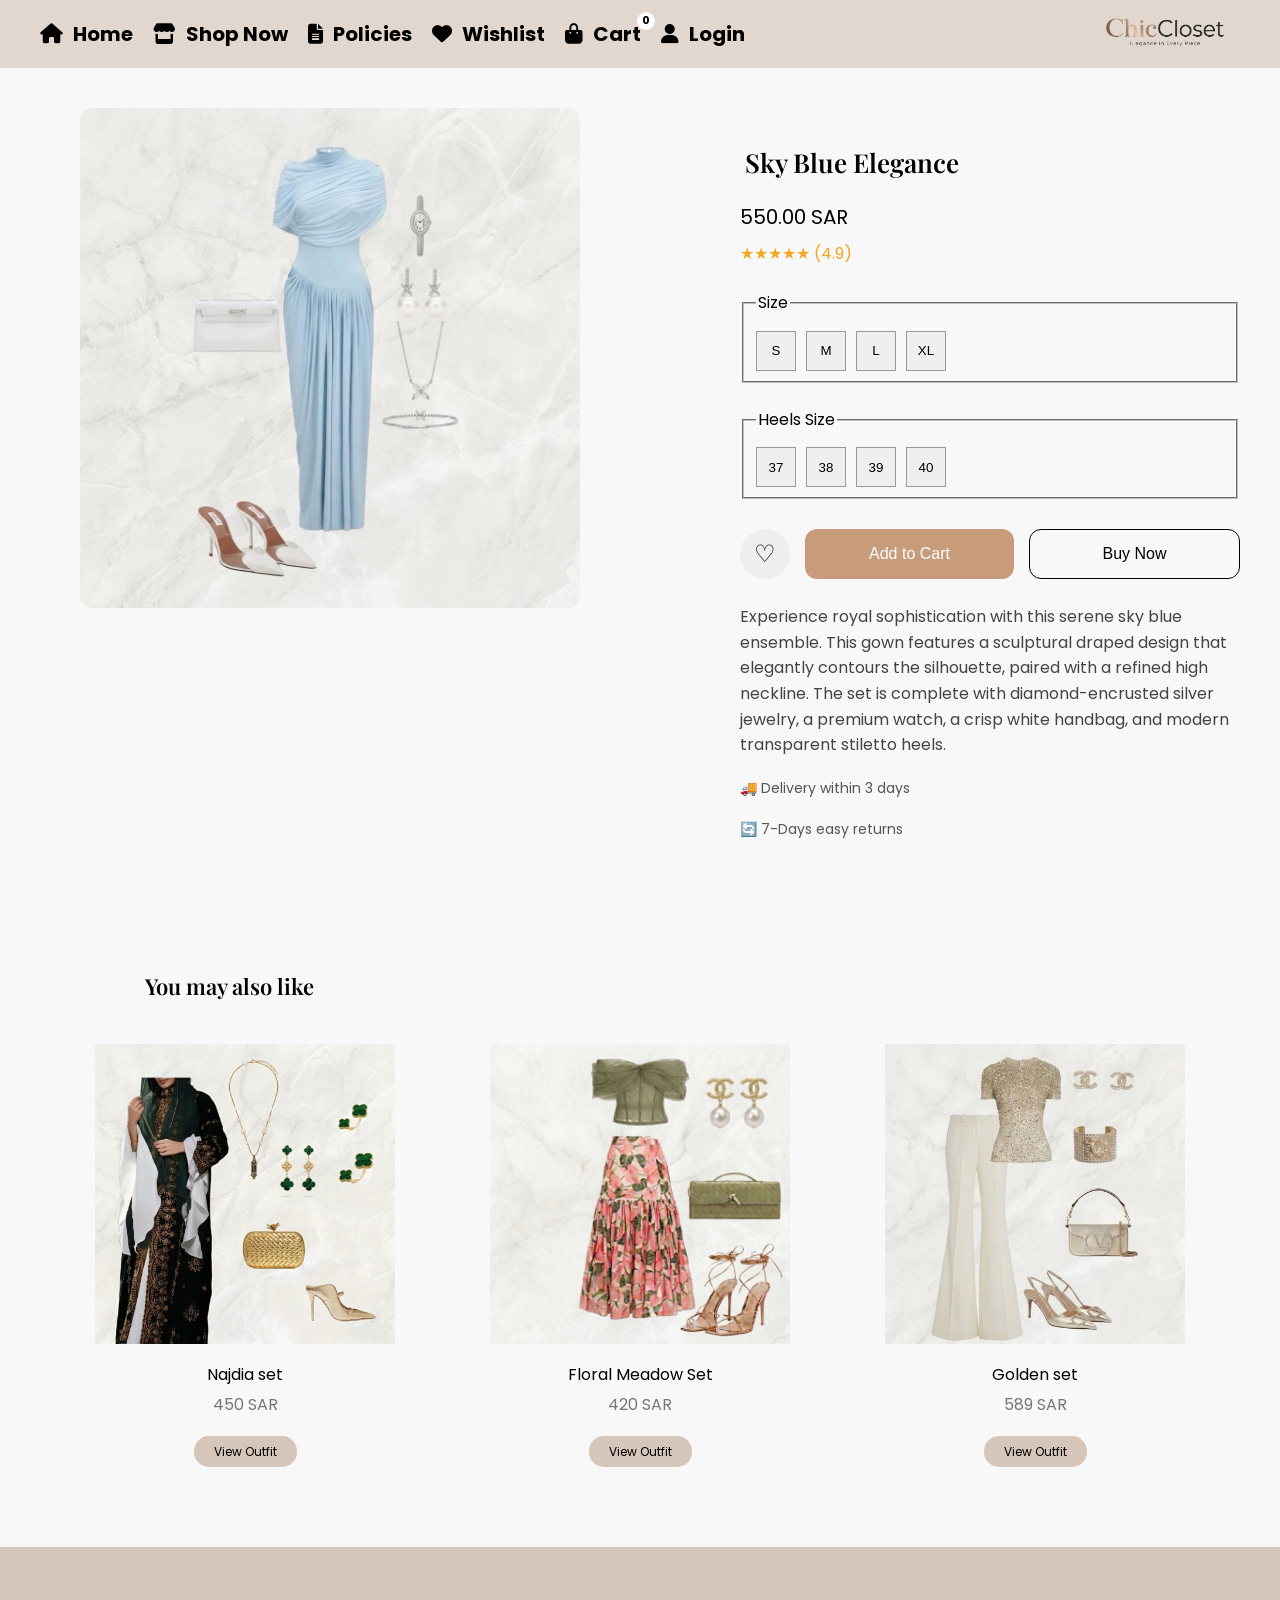
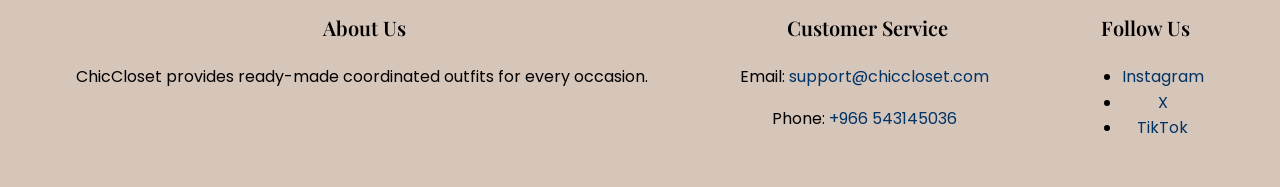
<file: sky_blue_set.html>
<!DOCTYPE html>
<html lang="en">
<head>
  <meta charset="UTF-8">
  <meta name="viewport" content="width=device-width, initial-scale=1.0" />
  <title>Sky Blue Elegance - ChicCloset</title>
  <link rel="stylesheet" href="style.css">
  <link rel="stylesheet" href="https://cdnjs.cloudflare.com/ajax/libs/font-awesome/6.5.1/css/all.min.css">
  <link rel="preconnect" href="https://fonts.googleapis.com">
  <link rel="preconnect" href="https://fonts.gstatic.com" crossorigin>
  <link href="https://fonts.googleapis.com/css2?family=Playfair+Display:wght@500;600;700&family=Poppins:wght@300;400;500;600&display=swap" rel="stylesheet">
</head>

<body
data-name="Sky Blue Elegance"
data-price="550"
data-image="images/sky_blue_set.jpg"
data-page="sky_blue_set.html">

<div class="navbar">
  <a href="index.html" class="logo">
    <img src="images/logo.png" alt="ChicCloset Logo">
  </a>
  <ul class="nav-icons-links">
    <li><a href="index.html"><i class="fa-solid fa-house"></i> Home</a></li>
    <li><a href="index.html#shopNow"><i class="fa-solid fa-store"></i> Shop Now</a></li>
    <li><a href="index.html#policies"><i class="fa-solid fa-file-lines"></i> Policies</a></li>
    <li><a href="favorites_page.html"><i class="fa-solid fa-heart"></i> Wishlist</a></li>
    <li class="cart-item-nav">
      <a href="cart.html" class="cart-link">
        <i class="fa-solid fa-bag-shopping"></i> Cart
        <span id="cart-count">0</span>
      </a>
    </li>
    <li><a href="login.html" id="login-link"><i class="fa-solid fa-user"></i> Login</a></li>
    <li><button id="logout-btn" onclick="logout()">Logout</button></li>
  </ul>
</div>

<main id="mainContent" class="container">
  <section class="details">
    <h2 class="title">Sky Blue Elegance</h2>
    <div class="price">550.00 SAR</div>

    <div class="rating" aria-label="Rating 4.9 out of 5 stars">
      ★★★★★ (4.9)
    </div>

    <fieldset class="section">
      <legend> Size</legend>
      <div class="sizes" id="size">
        <button class="size">S</button>
        <button class="size">M</button>
        <button class="size">L</button>
        <button class="size">XL</button>
      </div>
    </fieldset>

    <fieldset class="section">
      <legend>Heels Size</legend>
      <div class="sizes" id="heelsSize">
        <button class="size">37</button>
        <button class="size">38</button>
        <button class="size">39</button>
        <button class="size">40</button>
      </div>
    </fieldset>

    <div id="message" class="message"></div>
    <div class="buttons">
      <button class="heart-btn" aria-label="Add to wishlist">♡</button>
      <button class="btn add">Add to Cart</button>
      <button class="btn buy">Buy Now</button>
    </div>

    <p class="description">
      Experience royal sophistication with this serene sky blue ensemble. This gown features a sculptural draped design that elegantly contours the silhouette, paired with a refined high neckline. The set is complete with diamond-encrusted silver jewelry, a premium watch, a crisp white handbag, and modern transparent stiletto heels.
    </p>

    <p class="product-info">🚚 Delivery within 3 days</p>
    <p class="product-info">🔄 7-Days easy returns</p>
  </section>

  <section class="image-section">
    <img src="images/sky_blue_set.jpg" class="product-img"
         alt="Elegant Sky Blue draped dress with silver accessories">
  </section>

  </main>

  <section class="related">
  <h2 class="related-title">You may also like</h2>

  <div class="products-rel">

    <article class="card">
       <a href="najdia_outfit.html">
    <img src="images/najdia_set.jpg" alt="Najdia traditional outfit set">
    </a>
      <div class="card-name">Najdia set</div>
      <div class="card-price">450 SAR</div>
      <a href="najdia_outfit.html" class="btn-details">View Outfit</a>
    </article>

    <article class="card">
      <a href="floral_meadow_set.html">
      <img src="images/floral_set.jpg" alt="Floral skirt with olive green off-shoulder top and gold heels">
      </a>
      <div class="card-name">Floral Meadow Set</div>
      <div class="card-price">420 SAR</div>
      <a href="floral_meadow_set.html" class="btn-details">View Outfit</a>
    </article>

    <article class="card">
      <a href="golden_elegance_set.html">
    <img src="images/golden_set.jpg" alt="Golden elegant outfit">
      </a>
      <div class="card-name">Golden set</div>
      <div class="card-price">589 SAR</div>
      <a href="golden_elegance_set.html" class="btn-details">View Outfit</a>
    </article>

  </div>
</section>
<footer class="footer">
  <div class="footer-section">
    <h2>About Us</h2>
    <p>ChicCloset provides ready-made coordinated outfits for every occasion.</p>
  </div>

  <div class="footer-section">
    <h2>Customer Service</h2>
    <p>Email: <a href="mailto:support@chiccloset.com">support@chiccloset.com</a></p>
    <p>Phone: <a href="tel:+9665XXXXXXXX">+966 543145036</a></p>
  </div>

  <div class="footer-section">
    <h2>Follow Us</h2>
    <ul>
      <li><a href="https://www.instagram.com/chiccloset_0166">Instagram</a></li>
      <li><a href="https://x.com/ChicClosethrcp">X</a></li>
      <li><a href="https://www.tiktok.com/@chiccloset448">TikTok</a></li>
    </ul>
  </div>
</footer>

<script>
  // ================== Navbar ==================

  // Update the navbar based on the login status
function updateNavbar() {

  // Retrieve the currently logged-in user from localStorage
  const user = JSON.parse(localStorage.getItem("currentUser"));

  // Select the login link and logout button from the page
  const loginLink = document.getElementById("login-link");
  const logoutBtn = document.getElementById("logout-btn");

  // If a user is logged in
  if (user) {

    // Extract the username from the email (text before @)
    const username = user.email.split("@")[0];

    // Replace the Login text with the username and user icon
    loginLink.innerHTML = `
      <i class="fa-solid fa-user"></i> ${username}
    `;

    // Go to profile page
    loginLink.href = "profile.html";

    // Show the logout button
    logoutBtn.style.display = "block";

  } else {

    // If no user is logged in, show the default Login text
    loginLink.innerHTML = `
      <i class="fa-solid fa-user"></i> Login
    `;

    // Go to login page
    loginLink.href = "login.html";

    // Hide the logout button
    logoutBtn.style.display = "none";
  }
}

// Run the navbar update immediately when the page loads
updateNavbar();


// Log out the current user
function logout() {

  localStorage.removeItem("currentUser");

  alert("Logged out!");

  // Redirect the user to the home page
  window.location.href = "index.html";
}


  // Update cart item count in navbar
  function updateCartCount() {

    // Get current logged-in user
    const user = JSON.parse(localStorage.getItem("currentUser"));

    // Initialize empty cart array
    let cart = [];

    // Load user's cart if logged in
    if (user) {
      cart = JSON.parse(localStorage.getItem("cart_" + user.email)) || [];
    }

    // Calculate total quantity of all products in cart
    let totalQty = 0;

    cart.forEach(item => {
      totalQty += item.quantity;
    });

    // Select cart count element
    let count = document.getElementById("cart-count");

    // Update displayed cart count
    if (count) {
      count.textContent = totalQty;
    }
  }
</script>
<script src="products.js"></script>

</body>
</html>
</file>
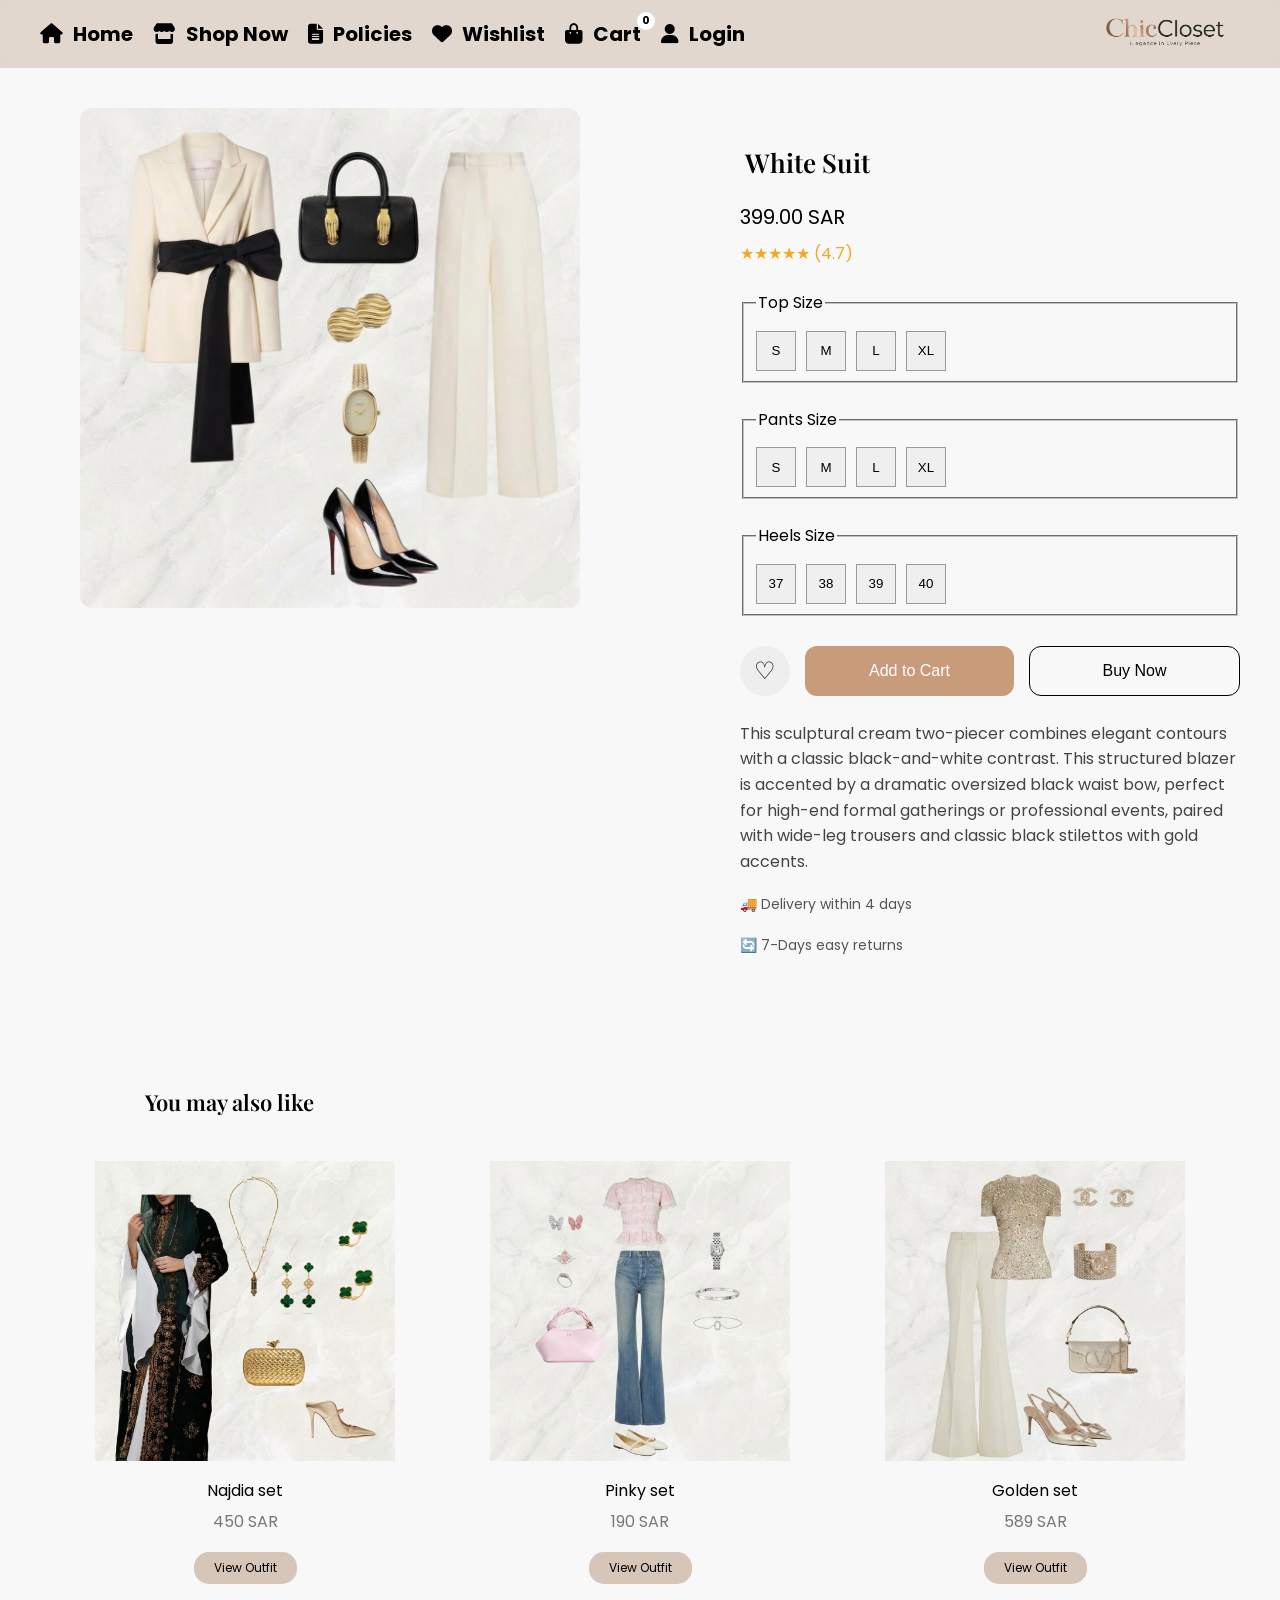
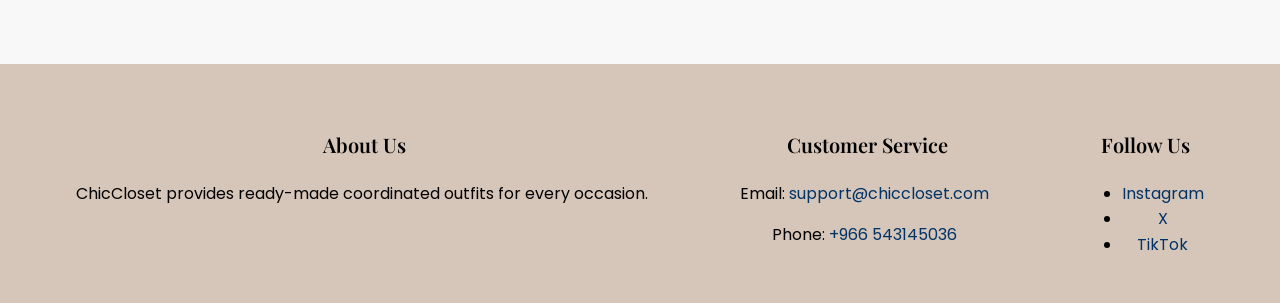
<file: white_suit.html>
<!DOCTYPE html>
<html lang="en">
<head>
  <meta charset="UTF-8">
  <meta name="viewport" content="width=device-width, initial-scale=1.0" />
  <title>Outfit Details</title>
  <link rel="stylesheet" href="style.css">
  <link rel="stylesheet" href="https://cdnjs.cloudflare.com/ajax/libs/font-awesome/6.5.1/css/all.min.css">
  <link rel="preconnect" href="https://fonts.googleapis.com">
  <link rel="preconnect" href="https://fonts.gstatic.com" crossorigin>
  <link href="https://fonts.googleapis.com/css2?family=Playfair+Display:wght@500;600;700&family=Poppins:wght@300;400;500;600&display=swap" rel="stylesheet">
</head>

<!--
Product information stored in HTML data attributes.
This allows JavaScript to dynamically read product details
and reuse the same script for multiple product pages.
-->
<body
data-name="White Suit"
data-price="399"
data-image="images/white_suit.jpg"
data-page="white_suit.html">


<div class="navbar">
  <a href="index.html" class="logo">
    <img src="images/logo.png" alt="ChicCloset Logo">
  </a>
  <ul class="nav-icons-links">
    <li><a href="index.html"><i class="fa-solid fa-house"></i> Home</a></li>
    <li><a href="index.html#shopNow"><i class="fa-solid fa-store"></i> Shop Now</a></li>
    <li><a href="index.html#policies"><i class="fa-solid fa-file-lines"></i> Policies</a></li>
    <li><a href="favorites_page.html"><i class="fa-solid fa-heart"></i> Wishlist</a></li>
    <li class="cart-item-nav">
      <a href="cart.html" class="cart-link">
        <i class="fa-solid fa-bag-shopping"></i> Cart
        <span id="cart-count">0</span>
      </a>
    </li>
    <li><a href="login.html" id="login-link"><i class="fa-solid fa-user"></i> Login</a></li>
    <li><button id="logout-btn" onclick="logout()">Logout</button></li>
  </ul>
</div>

<main id="mainContent" class="container">

  <section class="details">

    <h2 class="title">White Suit</h2>
    <div class="price">399.00 SAR</div>

    <div class="rating" aria-label="Rating 4.7 out of 5 stars">
      ★★★★★ (4.7)
    </div>


    <fieldset class="section">
      <legend>Top Size</legend>
      <div class="sizes" id="topSize">
        <button class="size">S</button>
        <button class="size">M</button>
        <button class="size">L</button>
        <button class="size">XL</button>
      </div>
    </fieldset>


    <fieldset class="section">
      <legend>Pants Size</legend>
      <div class="sizes" id="pantsSize">
        <button class="size">S</button>
        <button class="size">M</button>
        <button class="size">L</button>
        <button class="size">XL</button>
      </div>
    </fieldset>


    <fieldset class="section">
      <legend>Heels Size</legend>
      <div class="sizes" id="heelsSize">
        <button class="size">37</button>
        <button class="size">38</button>
        <button class="size">39</button>
        <button class="size">40</button>
      </div>
    </fieldset>
    <div id="message" class="message"></div>
    <div class="buttons">
      <button class="heart-btn" aria-label="Add to wishlist">
        ♡
      </button>

      <button class="btn add">Add to Cart</button>
      <button class="btn buy">Buy Now</button>
    </div>

    <p class="description">
      This sculptural cream two-piecer combines elegant contours with a classic black-and-white contrast. This structured blazer is accented by a dramatic oversized black waist bow, perfect for high-end formal gatherings or professional events, paired with wide-leg trousers and classic black stilettos with gold accents.
    </p>

    <p class="product-info">🚚 Delivery within 4 days</p>
    <p class="product-info">🔄 7-Days easy returns</p>

  </section>

  <section class="image-section">
    <img
      src="images/white_suit.jpg"
      class="product-img"
      alt="White formal suit with blazer and wide-leg pants">
  </section>

</main>

<section class="related">
  <h2 class="related-title">You may also like</h2>

  <div class="products-rel">

    <article class="card">
       <a href="najdia_outfit.html">
    <img src="images/najdia_set.jpg" alt="Najdia traditional outfit set">
    </a>
      <div class="card-name">Najdia set</div>
      <div class="card-price">450 SAR</div>
      <a href="najdia_outfit.html" class="btn-details">View Outfit</a>
    </article>
    <article class="card">
      <a href="pinky_set.html">
      <img src="images/pinky_set.jpg" alt="Pink outfit set with lace top">
      </a>
      <div class="card-name">Pinky set</div>
      <div class="card-price">190 SAR</div>
      <a href="pinky_set.html" class="btn-details">View Outfit</a>
    </article>

    <article class="card">
      <a href="golden_elegance_set.html">
    <img src="images/golden_set.jpg" alt="Golden elegant outfit">
      </a>
      <div class="card-name">Golden set</div>
      <div class="card-price">589 SAR</div>
      <a href="golden_elegance_set.html" class="btn-details">View Outfit</a>
    </article>

  </div>
</section>
<footer class="footer">
  <div class="footer-section">
    <h2>About Us</h2>
    <p>ChicCloset provides ready-made coordinated outfits for every occasion.</p>
  </div>

  <div class="footer-section">
    <h2>Customer Service</h2>
    <p>Email: <a href="mailto:support@chiccloset.com">support@chiccloset.com</a></p>
    <p>Phone: <a href="tel:+9665XXXXXXXX">+966 543145036</a></p>
  </div>

  <div class="footer-section">
    <h2>Follow Us</h2>
    <ul>
      <li><a href="https://www.instagram.com/chiccloset_0166">Instagram</a></li>
      <li><a href="https://x.com/ChicClosethrcp">X</a></li>
      <li><a href="https://www.tiktok.com/@chiccloset448">TikTok</a></li>
    </ul>
  </div>
</footer>

<script>
 // ================== Navbar ==================

  // Update the navbar based on the login status
function updateNavbar() {

  // Retrieve the currently logged-in user from localStorage
  const user = JSON.parse(localStorage.getItem("currentUser"));

  // Select the login link and logout button from the page
  const loginLink = document.getElementById("login-link");
  const logoutBtn = document.getElementById("logout-btn");

  // If a user is logged in
  if (user) {

    // Extract the username from the email (text before @)
    const username = user.email.split("@")[0];

    // Replace the Login text with the username and user icon
    loginLink.innerHTML = `
      <i class="fa-solid fa-user"></i> ${username}
    `;

    // Go to profile page
    loginLink.href = "profile.html";

    // Show the logout button
    logoutBtn.style.display = "block";

  } else {

    // If no user is logged in, show the default Login text
    loginLink.innerHTML = `
      <i class="fa-solid fa-user"></i> Login
    `;

    // Go to login page
    loginLink.href = "login.html";

    // Hide the logout button
    logoutBtn.style.display = "none";
  }
}

// Run the navbar update immediately when the page loads
updateNavbar();


// Log out the current user
function logout() {

  localStorage.removeItem("currentUser");

  alert("Logged out!");

  // Redirect the user to the home page
  window.location.href = "index.html";
}


  // Update cart item count in navbar
  function updateCartCount() {

    // Get current logged-in user
    const user = JSON.parse(localStorage.getItem("currentUser"));

    // Initialize empty cart array
    let cart = [];

    // Load user's cart if logged in
    if (user) {
      cart = JSON.parse(localStorage.getItem("cart_" + user.email)) || [];
    }

    // Calculate total quantity of all products in cart
    let totalQty = 0;

    cart.forEach(item => {
      totalQty += item.quantity;
    });

    // Select cart count element
    let count = document.getElementById("cart-count");

    // Update displayed cart count
    if (count) {
      count.textContent = totalQty;
    }
  }
</script>
<script src="products.js"></script>

</body>
</html>
</file>
<file: style.css>
body {
  margin: 0;
  font-family: "Poppins", sans-serif;
  background: #f8f8f8;
  overflow-x: hidden;
  line-height: 1.6;
}


/* ================= HOME PAGE ================= */

.hero {
  position: relative;
  height: 100vh;
  overflow: hidden;
}

.hero img {
  width: 100%;
  height: 100%;
  object-fit: cover;
}


.hero::after {
  content: "";
  position: absolute;
  width: 100%;
  height: 100%;
  background: rgba(0,0,0,0.20);
  top: 0;
  left: 0;
}

.hero-text {
  position: absolute;
  top: 30%;
  left: 50%;
  transform: translate(-120%, -50%);
  color: #fff;
  text-align: center;
  z-index: 2;
}

.hero-text h1 {
  font-size: 67px;
  margin-bottom: 9px;
   margin-top: 50px;
}

.hero-text p {
  font-size: 20px;
}

.hero-text button {
  margin-top: 3px;
  padding: 18px 35px;
  border: none;
  background: white;
  color: black;
  font-weight: bold;
  cursor: pointer;
  border-radius: 8px;
  transition: 0.3s;

}

.hero-text button:hover {
  background: black;
  color: white;
}

.about {
  padding:20px;
  background:transparent;
}

.about-container {
  display: flex;
  align-items: center;
  gap: 40px;
  max-width: 1000px;
  margin: auto;
}

.about-container img {
  width: 45%;
  border-radius: 10px;
}

.about-text {
  width: 55%;
}

.about-text h2 {
  font-size: 28px;
  margin-bottom: 15px;
}

.about-text p {
  color: #555;
  line-height: 1.6;
}

.icons span {
  margin-left: 10px;
  background: white;
  padding: 8px;
  border-radius: 50%;
  cursor: pointer;
}



.section-title {
  padding: 0 15px;
  margin-top: 25px;
  font-size:40px;


}

.categories {
  margin-top: 10px;
}

.products {
  display: grid;
  grid-template-columns: repeat(3, 1fr);
  gap: 20px;
  padding: 0 20px;
  align-items: center;
}

.products .card {
  width: 100%;
}

.filters {
  text-align: center;
  margin: 30px 0;
}

.filters button {
  padding: 10px 20px;
  border: none;
  background: #eee;
  border-radius: 20px;
  cursor: pointer;
  margin: 5px;
  transition: 0.3s;
  font-weight: bold;
}

.filters button:hover {
  background: black;
  color: white;
}

.filters .active {
  background: black;
  color: white;
}

.btn-details {
  display: block;
  margin: 8px auto 0;
  padding: 6px 20px;
  padding-button:180px;
  text-align: center;
  font-size: 12px;
  border: none;
  border-radius: 15px;
  background-color: #d6c5b9;
  color: black;
  cursor: pointer;
  transition: 0.3s;
  text-decoration: none;
}


.btn-details:hover {
  background-color: #bfae9f;
  transform: scale(1.05);
}

/* ================= features section ================= */
.features-section {
  padding: 60px 20px;
  background: #f9f9f9;
}
.features-section h2{
  padding: 0 15px;
  margin-top: 25px;
  margin-left: 30px;
  font-size:40px;
}

.features-section .container {
  display: flex;
  justify-content: space-between;
  gap: 20px;
  flex-wrap: wrap;
  max-width: 1100px;
  margin: auto;
}

.feature {
  background: #fff;
  flex: 1;
  min-width: 220px;
  padding: 20px;
  border-radius: 15px;
  text-align: center;
  box-shadow: 0 5px 20px rgba(0,0,0,0.05);
  transition: 0.3s ease;
}

.feature:hover {
  transform: translateY(-5px);
}

.feature img {
  width: 100%;
  height: 140px;
  object-fit: cover;
  border-radius: 12px;
  margin-bottom: 15px;
}

.feature h3 {
  margin: 10px 0;
  font-size: 18px;
  color: #222;
}

.feature p {
  font-size: 14px;
  color: #666;
  line-height: 1.5;
}

/* ================= NAVBAR ================= */
.navbar {
  display: flex;
  justify-content: space-between;
  align-items: center;
  flex-direction: row-reverse;
  background: rgba(214, 197, 185, 0.65);
  backdrop-filter: blur(8px);
  padding: 18px 40px;
  position: sticky;
  top: 0;
  left:0;
  z-index: 1000;
}

.nav-icons-links {
  list-style: none;
  display: flex;
  gap: 20px;
  margin: 0;
  padding: 0;
}

.nav-icons-links a {
  text-decoration: none;
  color: black;
  font-size: 20px;
  font-weight: bold;
  transition: 0.3s;
}

.nav-icons-links a:hover {
  color: white;
}


.logo {
  width: 150px;
  height: auto;
  margin-bottom:auto;
  overflow: hidden;
}

.logo img {
  width: 100%;
  height: 100%;
  object-fit: cover;
  display: block;
}

.nav-icons-links {
  list-style: none;
  display: flex;
  gap: 20px;
  margin: 0;
}

.cart-item-nav {
  position: relative;
}

.cart-link {
  position: relative;
}

.nav-icons-links i {
  margin-right: 6px;
}

#cart-count {
  position: absolute;
  top: -8px;
  right: -14px;
  background:  white;
  color: black;
  font-size: 11px;
  width: 18px;
  height: 18px;
  border-radius: 50%;
  display: flex;
  justify-content: center;
  align-items: center;
}

#logout-btn {
  margin-top: 3px;
  padding: 9px 25px;
  border: none;
  background: white;
  color: black;
  font-weight: bold;
  cursor: pointer;
  border-radius: 8px;
  transition: 0.3s;
}

#logout-btn:hover {
  color: gray;
}

/* ================= FOOTER ================= */

.footer {
  background: #d6c5b9;
  text-align: center;
  display: flex;
  flex-wrap: wrap;
  padding: 30px;
  margin-top: 40px;
  justify-content: space-around;
}

.footer h2 {
  font-size:20px;

}

.footer p {
  font-size: 16px;
}

.footer a {
  color: #003366;
  text-decoration: none;
}

.footer a:hover {
  text-decoration: underline;
}


/* ================= CART page ================= */

* {
  box-sizing: border-box;
}

.header {
  background: #d6c5b9;
  padding: 15px;
  display: flex;
  align-items: center;
  justify-content: center;
  position: relative;
  font-size: 18px;
  font-weight: bold;
}

.header h2 {
  margin: 0;
}

.back-btn {
  position: absolute;
  left: 15px;
  width: 38px;
  height: 38px;
  border-radius: 50%;
  background: white;
  display: flex;
  align-items: center;
  justify-content: center;
  text-decoration: none;
  color: black;
  box-shadow: 0 2px 8px rgba(0,0,0,0.15);
  transition: 0.2s;
}

.back-btn:hover {
  transform: scale(1.1);
}

.subtitle {
  padding: 10px 16px;
  color: #555;
}

.cart-container {
  position: relative;
  padding: 10px;
  margin: 10px;
  padding-bottom: 20px;
  transition: 0.3s;
  display: flex;
  gap: 40px;
  align-items: flex-start;
  flex-wrap: nowrap;
}

#cart-items {
  display: flex;
  flex-direction: column;
  gap: 10px;
  min-width: 500px;
  flex: 3;
}

.right-side {
  border-left: 1px solid #eee;
  padding-left: 20px;
  flex: 1;
  position: sticky;
  top: 20px;
  height: fit-content;
  min-width: 300px;
}


.cart-item {
  animation: fadeIn 0.4s ease;
  background: #fff;
  border-radius: 12px;
  padding: 16px;
  border: 1px solid #eee;
  transition: 0.3s;
  display: flex;
  align-items: center;
  gap: 25px;
  justify-content: space-between;
}

@keyframes fadeIn {
  from {
    opacity: 0;
    transform: translateY(10px);
  }
  to {
    opacity: 1;
    transform: translateY(0);
  }
}

.cart-item:hover {
  box-shadow: 0 8px 25px rgba(0,0,0,0.08);
  transform: translateY(-2px);
}

.cart-item a {
  text-decoration: none;
  color: inherit;
}

.cart-item a:hover {
  opacity: 0.7;
}

.cart-item img {
  width: 120px;
  height: 120px;
  object-fit: cover;
  border-radius: 4px;
}



.info{
flex: 1;
}


.info h3 {
  font-size: 16px;
  font-weight: 600;
  flex: 1;
}

.info p {
  font-size: 13px;
  color: #777;
}

.info span {
  font-size: 11px;
  color: #aaa;
}

.quantity {
  min-width: 20px;
  text-align: center;
  font-weight: bold;
}

.sizes-text {
  font-size: 12px;
  color: #777;
  margin-top: 5px;
}

.actions {
  display: flex;
  align-items: center;
  background: #f8f8f8;
  padding: 5px;
  border-radius: 20px;
  gap: 8px;
}

.actions button {
  font-size: 18px;
  border: none;
  background: white;
  cursor: pointer;
  margin-left: 5px;
  width: 35px;
  height: 35px;
  border-radius: 50%;
  transition: 0.3s;
  box-shadow: 0 2px 6px rgba(0,0,0,0.15);
  font-weight: bold;
  display: flex;
  align-items: center;
  justify-content: center;
}

.actions button:hover {
  background-color: #f0f0f0;
  transform: scale(1.05);
}


.actions button:first-child {
  margin-left: 0;
}

.delete {
  color: red;
}

.price-box {
  padding-top: 15px;
  background: transparent;
  box-shadow: none;
  border-top: 1px solid #ddd;
  border-radius: 0;
}

.price-box h4 {
  margin-bottom: 15px;
  font-weight: 500;
}

.row {
  display: flex;
  justify-content: space-between;
  margin: 10px 0;
  font-size: 14px;
}

.total {
  margin-top: 15px;
  font-weight: bold;
  font-size: 18px;
  color: black;
}

.checkout {
  margin-top: 10px;
  left: 0;
  width: 100%;
  padding: 15px;
  box-sizing: border-box;
  background: transparent;
}

.checkout-btn {
  display: block;
  width: 100%;
  padding: 16px;
  text-align: center;
  background: linear-gradient(135deg, #C89B7B, #a67c5b);
  color: white;
  border: none;
  border-radius: 8px;
  font-size: 16px;
  font-weight: 600;
  letter-spacing: 0.5px;
  transition: 0.3s;
  text-decoration: none;
}

.checkout-btn:hover {
  transform: translateY(-3px);
  box-shadow: 0 10px 25px rgba(200,155,123,0.4);
}


.empty-cart {
  display: flex;
  flex-direction: column;
  align-items: center;
  justify-content: center;
  text-align: center;
  width: 100%;
  max-width: 400px;
  opacity: 0.8;
  margin: 80px auto;
}


.empty-icon {
  font-size: 60px;
  margin-bottom: 10px;
}

.empty-cart h3 {
  margin: 10px 0;
  font-size: 22px;
}

.empty-cart p {
  color: #777;
  font-size: 14px;
  margin-bottom: 20px;
}

.start-btn {
  padding: 12px 25px;
  background: #d6c5b9;
  color: black;
  text-decoration: none;
  border-radius: 25px;
  transition: 0.3s;
}

.start-btn:hover {
  background: #bfae9f;
  transform: scale(1.05);
}

.hidden {
  display: none !important;
}


/* ================= PRODUCT DETAILS ================= */

.container {
  display: flex;
  flex-direction: row-reverse;
  align-items: flex-start;
  padding: 40px;
  gap: 60px;


}

.details {
  flex: 1;
  max-width: 500px;
  line-height: 1.5;
}

.title {
  font-size: 26px;
  font-weight: bold;

}

.price {
  margin-top: 10px;
  font-size: 20px;
}

.rating {
  margin-top: 10px;
  color: #f5a623;
}

.section {
  margin-top: 25px;
}


.sizes {
  display: flex;
  gap: 10px;
  margin-top: 10px;
}

.size {
  width: 40px;
  height: 40px;
  border: 1px solid #999;
  display: flex;
  align-items: center;
  justify-content: center;
  cursor: pointer;
}

.message {
  display: none;
  padding: 12px;
  margin-bottom: 15px;
  border-radius: 8px;
  font-size: 14px;
}

.message.success {
  background-color: #d4edda;
  color: #155724;
}

.message.error {
  background-color: #f8d7da;
  color: #721c24;
}
.buttons {
  display: flex;
  gap: 15px;
  margin-top: 30px;
}

.heart-btn {
  width: 50px;
  height: 50px;
  border:none;
  border-radius: 50%;
  background: #eee;
  display: flex;
  align-items: center;
  justify-content: center;
  cursor: pointer;
  font-size: 24px;
   transition: 0.3s;
}

.heart-btn:hover {
  transform: scale(1.1);
}

.btn {
  flex: 1;
  padding: 14px;
  border: none;
  border-radius: 12px;
  font-size: 16px;
  cursor: pointer;
  transition:0.3s ease;
}

button {
  cursor: pointer;
}

.add {
  background: #c89b7b;
  color: white;
  transition: 0.3s;
}

.add:hover {
  transform: scale(1.1);
  background-color: #caa27c;
}

.buy {
  border: 1px solid black;
  background: transparent;
    transition: 0.3s;
}

.buy:hover {
  transform: scale(1.1);
  }


.product-info {
  margin-top: 20px;
  font-size: 14px;
  color: #555;
}


.description {
  margin-top: 25px;
  color: #444;
  line-height: 1.6;
}

.image-section {
  width: 50%;
}

.product-img {
  width: 100%;
  max-width: 500px;
  border-radius: 12px;
  object-fit: contain;
}


.related {
  padding: 40px;
}


.related-title {
  font-size: 22px;
  margin-bottom: 20px;
}

.products-rel {
  display: grid;
  grid-template-columns: repeat(3, 1fr);
  gap: 25px;
  margin-top: 40px;
  padding: 0 20px;
  box-sizing: border-box;
}


.card {
  border-radius: 12px;
  overflow: hidden;
  background: #f8f8f8;
  transition: 0.3s;
  cursor: pointer;
  display: flex;
  flex-direction: column;
  align-items: center;
}

.card:hover {
  transform: translateY(-5px);
}

.card img {
  width: 100%;
  height: 300px;
  object-fit: cover;
}

.card-name {
  text-align: center;
  margin: 10px 0 5px;
}

.card-price {
  text-align: center;
  color: #777;
  margin-bottom: 10px;
}


.size.selected {
  background: black;
  color: white;
  border-radius: 5px;
}


.heart-btn.liked {
  color: red;
  background: #ffe6e6;
}

/* ================= WISHLIST PAGE  ================= */

.page-title {
  padding: 30px 40px 10px;
  font-size: 24px;
  font-weight: bold;
}

.remove-btn {
  display: block;
  margin: 10px auto 15px;
  padding: 8px 15px;
  border: none;
  border-radius: 8px;
  background: black;
  color: white;
  cursor: pointer;
}

.remove-btn:hover {
  background: #333;
}

.wishlist-products {
  display: flex;
  flex-wrap: wrap;
  justify-content: center;
  gap:30px;
}
p.empty {
  width: 100%;
  text-align: center;
  margin-top: 100px;
  color: #888;
  font-size: 18px;
}

/* Container for Add to Cart and Remove buttons */
.wishlist-buttons {
  display: flex;
  justify-content: center;
  align-items: center;
  gap: 10px;
  margin: 10px auto 15px;
}

/* Make both buttons exactly the same size and alignment */
.remove-btn,
.add-cart-btn {
  display: inline-flex;
  justify-content: center;
  align-items: center;
  width: 120px;
  height: 40px;
  padding: 0;
  margin: 0;
  border: none;
  border-radius: 8px;
  font-size: 14px;
  font-family: "Poppins", sans-serif;
  font-weight: 500;
  line-height: 1;
  text-decoration: none;
  cursor: pointer;
  box-sizing: border-box;
  transition: 0.3s;
  vertical-align: middle;

}

/* Remove button */
.remove-btn {
  background: black;
  color: white;
}

.remove-btn:hover {
  background: #333;
}

/* Add to Cart button */
.add-cart-btn {
  background: #c89b7b;
  color: white;
}

.add-cart-btn:hover {
  background: #a67c5b;
}

#favoritesContainer {
  min-height: calc(100vh - 300px);
}

/* ===== Headings Font ===== */

h1,
h2,
h3,
.title,
.section-title,
.related-title,
.about-text h2,
.features-section h2,
.hero-text h1 {
  font-family: "Playfair Display", serif;
  font-weight: 600;
}

/* ================= PROFILE PAGE ================= */

body h1,
body h2 {
  max-width: 1000px;
  margin-left: auto;
  margin-right: auto;
  padding-left: 5px;
}

body h1 {
  margin-top: 40px;
  margin-bottom: 20px;
}

body h2 {
  margin-top: 35px;
  margin-bottom: 20px;
}

/* Profile Information Card */
#profileInfo {
  max-width: 1000px;
  margin: 0 auto;
  background: #ffffff;
  border-radius: 20px;
  padding: 35px 40px;
  box-shadow: 0 8px 30px rgba(0, 0, 0, 0.06);
}

#profileInfo p {
  margin: 14px 0;
  font-size: 16px;
  color: #555;
}

#profileInfo strong {
  color: #111;
  display: inline-block;
  min-width: 90px;
  font-weight: 600;
}

/* Orders Container */
#ordersContainer {
  max-width: 1000px;
  margin: 0 auto 60px;
}

/* Individual Order Card */
.order-box {
  background: #ffffff;
  border-radius: 20px;
  padding: 30px 35px;
  margin-bottom: 25px;
  box-shadow: 0 8px 30px rgba(0, 0, 0, 0.06);
  border-left: 5px solid #d6c5b9;
  transition: 0.3s ease;
}

.order-box:hover {
  transform: translateY(-3px);
  box-shadow: 0 12px 35px rgba(0, 0, 0, 0.08);
}

.order-box h3 {
  margin: 0 0 20px;
  font-family: "Playfair Display", serif;
  font-size: 22px;
  font-weight: 600;
  color: #222;
}

.order-box ul {
  list-style: none;
  margin: 0 0 20px;
  padding: 0;
}

.order-box > p {
  margin: 0;
  font-size: 17px;
  font-weight: 600;
  color: #111;
  padding-top: 15px;
  border-top: 1px solid #eee;
}

#emptyOrdersMessage {
  max-width: 1000px;
  margin: 20px auto;
  padding-left: 5px;
  color: #888;
  font-size: 16px;
}

/* ================= ORDER ITEMS ================= */

.order-item {
  display: flex;
  align-items: center;
  gap: 15px;
  padding: 12px;
  margin-bottom: 12px;
  background: #f8f8f8;
  border-radius: 12px;
  transition: 0.3s ease;
}

.order-item:hover {
  background: #f3f3f3;
}

.order-item-image {
  width: 75px;
  height: 75px;
  object-fit: cover;
  border-radius: 10px;
  flex-shrink: 0;
  border: 1px solid #eee;
}

.order-item-details {
  display: flex;
  flex-direction: column;
  gap: 4px;
}

.order-item-name {
  font-size: 15px;
  font-weight: 500;
  color: #222;
}

.order-item-price {
  font-size: 14px;
  color: #777;
}

/* Empty State Messages */
#profileInfo > p:only-child,
#ordersContainer > p {
  text-align: center;
  color: #888;
  font-size: 16px;
  margin: 20px 0;
}

/* Responsive Design */
@media (max-width: 768px) {
  body {
    padding: 25px 15px;
  }


#profileInfo,
  .order-box {
    padding: 25px 20px;
    border-radius: 15px;
  }

  #profileInfo strong {
    display: block;
    margin-bottom: 4px;
  }

  .order-item {
    align-items: flex-start;
  }

  .order-item-image {
    width: 65px;
    height: 65px;
  }
}
/* ===== Profile Form ===== */
#profileForm {
  display: flex;
  flex-direction: column;
  gap: 14px;
  max-width: 600px;
  margin: 30px auto;
  padding: 35px;
  background: #fff;
  border-radius: 20px;
  box-shadow: 0 8px 30px rgba(0,0,0,0.06);
}

#profileForm label {
  font-size: 14px;
  font-weight: 600;
  color: #333;
  margin-bottom: -8px;
}

#profileForm input {
  padding: 13px 15px;
  border: 1px solid #ddd;
  border-radius: 10px;
  font-size: 14px;
  font-family: "Poppins", sans-serif;
  transition: 0.3s;
  background: #fafafa;
}

#profileForm input:focus {
  border-color: #c9a96e;
  background: white;
  box-shadow: 0 0 0 3px rgba(201,169,110,0.15);
}

#profileForm button {
  margin-top: 10px;
  padding: 14px;
  background: #c9a96e;
  color: white;
  border: none;
  border-radius: 10px;
  font-size: 15px;
  font-weight: 500;
  cursor: pointer;
  transition: 0.3s;
}

#profileForm button:hover {
  background: #b8935a;
  transform: translateY(-2px);
}

#profileInfo button {
  margin-top: 16px;
  padding: 10px 20px;
  background: #c9a96e;
  color: #fff;
  border: none;
  border-radius: 8px;
  font-size: 14px;
  cursor: pointer;
  font-family: 'Poppins', sans-serif;
}

#profileInfo button:hover {
  background: #b8935a;
}

#profileInfo button,
#profileForm button {
  transition: 0.3s ease;
}

#profileInfo button:hover,
#profileForm button:hover {
  transform: translateY(-2px);
}

.error-msg {
 font-size: 13px;
 color: #d93025;
 margin-top: 5px;
 font-weight: 500;
}

/* ===== Password Toggle Buttons (Profile Page) ===== */
.pass-field { position: relative; width: 100%; }

#profileForm .pass-field input {
  width: 100%;
  padding: 13px 75px 13px 15px !important;
  border: 1px solid #ddd;
  border-radius: 10px;
  font-size: 14px;
  font-family: "Poppins", sans-serif;
  background: #fafafa;
  box-sizing: border-box;
  transition: 0.3s;
}
#profileForm .pass-field input:focus {
  border-color: black;
   border-style: solid;
    border-width: 3px;
  background: white;
  outline: none;
  box-shadow: 0 0 0 3px rgba(201,169,110,0.15);
}
#profileForm .pass-field input.is-invalid { border-color: #d93025; }

#profileForm .pass-icon-btn {
  position: absolute;
  top: 50%; transform: translateY(-50%);
  background: none !important;
  border: none !important;
  cursor: pointer;
  font-size: 15px;
  color: #888;
  padding: 0 !important;
  margin-top: 0 !important;
  display: none;
  transition: color 0.2s;
  width: auto !important;
  border-radius: 0 !important;
  box-shadow: none !important;
}
#profileForm .pass-icon-btn:hover {
  color: #c9a96e;
  background: none !important;
  transform: translateY(-50%) !important;
}
.btn-eye  { right: 40px; }
.btn-clear{ right: 12px; }
</file>
<file: checkout.css>
/* ===== GLOBAL ===== */
body {
  margin: 0;
  font-family: "Poppins" , "Segoe UI", Arial, sans-serif;
  background: #f8f8f8;
  overflow-x: hidden;
  line-height: 1.6;
}

/* ================= NAVBAR ================= */
.navbar {
  display: flex;
  justify-content: space-between;
  align-items: center;
  flex-direction: row-reverse;
  background: rgba(214, 197, 185, 0.65);
  backdrop-filter: blur(8px);
  padding: 18px 40px;
  position: sticky;
  top: 0;
  left:0;
  z-index: 1000;
}

.nav-icons-links {
  list-style: none;
  display: flex;
  gap: 20px;
  margin: 0;
  padding: 0;
}

.nav-icons-links a {
  text-decoration: none;
  color: black;
  font-size: 20px;
  font-weight: bold;
  transition: 0.3s;
}

.nav-icons-links a:hover {
  color: white;
}


.logo {
  width: 150px;
  height: auto;
  margin-bottom:auto;
  overflow: hidden;
}

.logo img {
  width: 100%;
  height: 100%;
  object-fit: cover;
  display: block;
}

.nav-icons-links {
  list-style: none;
  display: flex;
  gap: 20px;
  margin: 0;
}

.nav-links a {
  text-decoration: none;
  color: black;
  font-weight: bold;
  transition: 0.3s;
}

.nav-links a:hover {
  color: white;
}

.cart-item-nav {
  position: relative;
}

.cart-link {
  position: relative;
}

.nav-icons-links i {
  margin-right: 6px;
}

#cart-count {
  position: absolute;
  top: -8px;
  right: -14px;
  background:  white;
  color: black;
  font-size: 11px;
  width: 18px;
  height: 18px;
  border-radius: 50%;
  display: flex;
  justify-content: center;
  align-items: center;
}

#logout-btn {
  margin-top: 3px;
  padding: 9px 25px;
  border: none;
  background: white;
  color: black;
  font-weight: bold;
  cursor: pointer;
  border-radius: 8px;
  transition: 0.3s;
}

#logout-btn:hover {
  color: gray;
}

/* ===== LAYOUT ===== */
.checkout{
  max-width:1150px;
  margin:40px auto;
  display:grid;
  grid-template-columns:2fr 1fr;
  gap:25px;
  padding:0 20px;
}

/* ===== LEFT CARD ===== */
.card{
  background:#fff;
  padding:30px;
  border-radius:16px;
  box-shadow:0 10px 25px rgba(0,0,0,0.05);
}

.title{
  font-size:32px;
  font-weight:bold;
  color:black;
  margin-bottom:25px;
}

/* ===== SECTIONS ===== */
.section{
  margin-bottom:25px;
}

.section h4{
  font-size:12px;
  letter-spacing:1px;
  color:#9a8b80;
  margin-bottom:15px;
}

/* ===== INPUTS ===== */
.grid{
  display:grid;
  grid-template-columns:1fr 1fr;
  gap:15px;
}

.field{
  display:flex;
  flex-direction:column;
}

label{
  font-size:12px;
  color:#666;
  margin-bottom:6px;
}

input, select {
  padding:12px;
  border:1px solid #eee;
  border-radius:10px;
  background:#fafafa;
  outline:none;
  transition:0.3s;
  font-size:14px;
  font-family: "Poppins", "Segoe UI", Arial, sans-serif;
  -webkit-appearance: none;
  appearance: none;
}

select {
  background-image: url("data:image/svg+xml,%3Csvg xmlns='http://www.w3.org/2000/svg' width='12' height='12' viewBox='0 0 12 12'%3E%3Cpath fill='%23888' d='M6 8L1 3h10z'/%3E%3C/svg%3E");
  background-repeat: no-repeat;
  background-position: right 12px center;
  padding-right: 32px;
  cursor: pointer;
}

input:focus, select:focus {
  border-color:#b79a84;
  background:#fff;
}

/* ===== DYNAMIC ERROR MESSAGES ===== */
.error {
  color: red;
  font-size: 12px;
  margin-top: 5px;
}

.input-error {
  border: 2px solid red !important;
}

.input-valid {
  border: 2px solid green !important;
}

/* ===== OPTIONS ===== */
.options{
  display:grid;
  grid-template-columns:repeat(3,1fr);
  gap:12px;
}

.option{
  border:1px solid #eee;
  border-radius:12px;
  background:#fff;
  cursor:pointer;
  transition:0.2s ease;
  overflow:hidden;
}

.option:hover{
  border-color:#cdb4a2;
  transform:translateY(-2px);
}

.option input{
  display:none;
}

.option label{
  display:flex;
  align-items:center;
  gap:10px;
  padding:10px 12px;
  font-size:14px;
}

.option img{
  width:38px;
  height:38px;
  object-fit:contain;
}

.option .name{
  font-weight:bold;
  font-size:13px;
}

.option small{
  display:block;
  font-size:11px;
  color:#888;
}

.option:has(input:checked){
  border:1px solid #b79a84;
  background:#fffaf6;
  box-shadow:0 4px 12px rgba(183,154,132,0.15);
}

/* ===== SHIPPING CARD ===== */
.ship-card{
  display:flex;
  align-items:center;
  gap:12px;
  padding:14px;
}

.ship-card img{
  width:45px;
  height:45px;
  object-fit:contain;
}

.ship-card .name{
  font-weight:bold;
  font-size:14px;
}

.ship-card small{
  display:block;
  font-size:11px;
  color:#888;
  margin-top:3px;
}

/* ===== PAYMENT CARD ===== */
.card-payment{
  border:1px solid #eee;
  border-radius:14px;
  padding:15px;
  background:#fafafa;
}

.field.full{
  grid-column:1 / -1;
}

.card-payment .field{
  margin-bottom:12px;
}

.card-icons{
  display:flex;
  gap:10px;
  margin-bottom:10px;
}

.card-icons img{
  width:70px;
}

/* ===== BUTTON ===== */
button{
  width:100%;
  padding:14px;
  background:#b79a84;
  border:none;
  color:#fff;
    border-radius:12px;
  font-size:15px;
  cursor:pointer;
  margin-top:10px;
}

button:hover{
  background:#a48670;
}

/* ===== SUMMARY ===== */
.summary{
  background:#fff;
  padding:25px;
  border-radius:16px;
  box-shadow:0 10px 25px rgba(0,0,0,0.05);
}

.summary-title{
  font-size:16px;
  font-weight:bold;
  margin-bottom:18px;
  padding-bottom:10px;
  border-bottom:1px solid #eee;
  color:#8a7a6a;
  letter-spacing:1px;
}

.product{
  display:flex;
  gap:12px;
  margin-bottom:15px;
}

.product img{
  width:65px;
  border-radius:10px;
}

.price{
  color:#b79a84;
  font-weight:bold;
}

.row{
  display:flex;
  justify-content:space-between;
  margin:8px 0;
  font-size:14px;
}

.total{
  font-weight:bold;
  font-size:16px;
  color:#b79a84;
  border-top:1px solid #eee;
  padding-top:10px;
}

#product-list .product{
  padding:10px;
  border-bottom:1px solid #eee;
}

/* ===== SUCCESS MODAL ===== */
.modal-overlay {
  display: none;
  position: fixed;
  inset: 0;
  background: rgba(0,0,0,0.4);
  z-index: 9999;
  justify-content: center;
  align-items: center;
}

.modal-overlay.show {
  display: flex;
}

.modal-box {
  background: #fff;
  border-radius: 20px;
  padding: 40px 35px;
  text-align: center;
  max-width: 380px;
  width: 90%;
  box-shadow: 0 20px 60px rgba(0,0,0,0.15);
  animation: popIn 0.3s ease;
}

@keyframes popIn {
  from { transform: scale(0.8); opacity: 0; }
  to   { transform: scale(1);   opacity: 1; }
}

.modal-icon {
  font-size: 60px;
  margin-bottom: 15px;
}

.modal-box h2 {
  color: #b79a84;
  margin-bottom: 8px;
}

.modal-box p {
  color: #888;
  font-size: 14px;
  margin-bottom: 25px;
}

.modal-btn {
  width: auto;
  padding: 12px 30px;
  background: #b79a84;
  color: white;
  border: none;
  border-radius: 12px;
  font-size: 14px;
  cursor: pointer;
}

.modal-btn:hover {
  background: #a48670;
}

/* ================= FOOTER ================= */

.footer {
  background: #d6c5b9;
  text-align: center;
  display: flex;
  flex-wrap: wrap;
  padding: 30px;
  margin-top: 40px;
  justify-content: space-around;
}

.footer h2 {
  font-size:20px;

}

.footer p {
  font-size: 16px;
}

.footer a {
  color: #003366;
  text-decoration: none;
}

.footer a:hover {
  text-decoration: underline;
}
</file>
<file: auth.css>
body {
  margin: 0;
  font-family: "Poppins", sans-serif;
  min-height: 100vh;
  display: flex;
  flex-direction: column;
}


/* ================= NAVBAR ================= */
.navbar {
  display: flex;
  justify-content: space-between;
  align-items: center;
  flex-direction: row-reverse;
  background: rgba(214, 197, 185, 0.65);
  backdrop-filter: blur(8px);
  padding: 18px 40px;
  position: sticky;
  top: 0;
  left:0;
  z-index: 1000;
}

.nav-icons-links {
  list-style: none;
  display: flex;
  gap: 20px;
  margin: 0;
  padding: 0;
}

.nav-icons-links a {
  text-decoration: none;
  color: black;
  font-size: 20px;
  font-weight: bold;
  transition: 0.3s;
}

.nav-icons-links a:hover {
  color: white;
}


.nav-logo {
  width: 150px;
  height: auto;
  margin-bottom:auto;
  overflow: hidden;
}

.nav-logo img {
  width: 100%;
  height: 100%;
  object-fit: cover;
  display: block;
}

.nav-icons-links {
  list-style: none;
  display: flex;
  gap: 20px;
  margin: 0;
}

.nav-links a {
  text-decoration: none;
  color: black;
  font-weight: bold;
  transition: 0.3s;
}

.nav-links a:hover {
  color: white;
}

.cart-item-nav {
  position: relative;
}

.cart-link {
  position: relative;
}

.nav-icons-links i {
  margin-right: 6px;
}

#cart-count {
  position: absolute;
  top: -8px;
  right: -14px;
  background:  white;
  color: black;
  font-size: 11px;
  width: 18px;
  height: 18px;
  border-radius: 50%;
  display: flex;
  justify-content: center;
  align-items: center;
}

#logout-btn {
  margin-top: 3px;
  padding: 9px 25px;
  border: none;
  background: white;
  color: black;
  font-weight: bold;
  cursor: pointer;
  border-radius: 8px;
  transition: 0.3s;
}

#logout-btn:hover {
  color: gray;
}


.container {
  display: flex;
  width: 100%;
  flex: 1;
  height: 100%;
}

.image-container {
  flex: 1.4;
  display: flex;
  justify-content: center;
  align-items: center;
  overflow: hidden;
}

.background-image {
  width: 100%;
  height: 100%;
  object-fit: cover;
}

.box {
  flex: 1;
  max-width: 500px;
  display: flex;
  flex-direction: column;
  justify-content: flex-start;
  padding: 60px 30px 30px;
  background-color: #fff;
  box-shadow: 0 0 20px rgba(0, 0, 0, 0.1);
  margin-right: 0px;
}

/* LOGO + TITLE */
.logo {
  width: 160px;
  display: block;
  margin: 0 auto 10px;
  flex-shrink: 0;
  cursor: pointer;
}

.title {
  text-align: center;
  font-size: 20px;
  font-weight: 600;
  color: #6a543c;
  margin-bottom: 26px;
}

/* FIELDS */
.field {
  margin-bottom: 20px;
}

.field label {
  font-size: 15px;
  font-weight: 600;
  color: #7a5c3e;
  display: block;
  margin-bottom: 6px;
}

.inputs {
  position: relative;
  width: 100%;
}

.field input {
  width: 100%;
  padding: 14px 40px 14px 14px;

  border: 1px solid rgba(184,155,114,0.6);
  border-radius: 8px;

  background: rgba(255,255,255,0.75);

  font-size: 15px;
  color: #1f1a16;

  transition: 0.25s ease;
}

.field input:hover {
  border-color: #c2a27a;
  box-shadow: 0 0 10px rgba(184,155,114,0.25);
}

.field input:focus {
  outline: none;
  border-color: #a18466;
  box-shadow: 0 0 8px rgba(184,155,114,0.25);
}

.field input::placeholder {
  color: rgba(0,0,0,0.4);
}

/* ICON BUTTONS */
.icon-btn {
  position: absolute;
  top: 50%;
  transform: translateY(-50%);
  display: none;

  background: none;
  border: none;
  cursor: pointer;

  font-size: 14px;
  color: #444;
  opacity: 0.75;
  padding: 0;
}

.icon-btn:hover {
  opacity: 1;
}

.clear-btn-e,
.clear-btn-p {
  right: 10px;
}

.hide-btn-p {
  right: 35px;
}

/* BUTTONS */
.btn-main,
.btn-secondary {
  padding: 14px;
  border-radius: 20px;
  border: 1px solid #b89b72;

  font-weight: bold;
  cursor: pointer;
  margin: 12px auto;
  display: block;

  text-align: center;
  text-decoration: none;
  color: black;

  position: relative;
  overflow: hidden;

  transition: 0.25s ease;
}

.btn-main {
  width: 280px;
  font-size: 17px;
  background-color: rgba(214,176,140,0.85);
}

.btn-secondary {
  width: 200px;
  font-size: 14px;
  background-color: rgba(235,220,200,0.7);
}

.btn-main::after,
.btn-secondary::after {
  content: "";
  position: absolute;
  top: 0;
  left: -100%;
  width: 100%;
  height: 100%;
  background: rgba(255,255,255,0.18);
  transform: skewX(-20deg);
  transition: 0.5s;
}

.btn-main:hover::after,
.btn-secondary:hover::after {
  left: 100%;
}

.btn-main:hover,
.btn-secondary:hover {
  filter: brightness(0.95);
  box-shadow: 0 8px 20px rgba(0,0,0,0.15);
}

.btn-main:active,
.btn-secondary:active {
  transform: scale(0.98);
}

/* TEXT */
.small-text {
  text-align: center;
  font-size: 14px;
  color: #222;
  margin-top: 14px;
}

/* LOGIN PAGE ONLY */
.top-back {
  display: flex;
  align-items: center;
  gap: 10px;
  margin-bottom: 20px;
  color: #7a5c3e;
  font-size: 14px;
}

.top-back a {
  display: inline-flex;
  align-items: center;
  justify-content: center;

  background-color: rgba(214,176,140,0.85);
  border: 1px solid #b89b72;
  border-radius: 8px;

  width: 40px;
  height: 40px;

  text-decoration: none;
  color: black;
  font-size: 18px;

  box-shadow: 0 2px 6px rgba(0,0,0,0.18);
  cursor: pointer;
  transition: 0.2s ease;
}
.top-back a:hover {
  filter: brightness(0.95);
}

.top-back a:active {
  transform: scale(0.94);
  background-color: rgba(184,155,114,0.95);
}

.link {
  text-align: right;
  font-size: 14px;
  margin-bottom: 15px;
}

.link a {
  color: #444;
  text-decoration: none;
}

.link a:hover {
  text-decoration: underline;
}

.error-msg {
  font-size: 13px;
  color: red;
  margin-top: 5px;
  line-height: 14px;
}

.field input {
  width: 100%;
  box-sizing: border-box;
  border: 1px solid #ccc;
  border-radius: 4px;
}

/* ERROR INPUT */
.field input.is-invalid {
  border-color: #d93025 !important;
  box-shadow: 0 0 5px rgba(217, 48, 37, 0.2);
  background-color: rgba(255, 235, 235, 0.5);
}

/* REMOVE DEFAULT PASSWORD EYE ICON */
input[type="password"]::-ms-reveal,
input[type="password"]::-ms-clear {
  display: none;
}

input[type="password"]::-webkit-credentials-auto-fill-button {
  visibility: hidden;
  display: none !important;
  pointer-events: none;
}

/* ================= FOOTER ================= */

.footer {
  background: #d6c5b9;
  text-align: center;
  display: flex;
  flex-wrap: wrap;
  padding: 30px;
  margin-top: 1px;
  justify-content: space-around;
}

.footer h2 {
  font-size:20px;

}

.footer p {
  font-size: 16px;
}

.footer a {
  color: #003366;
  text-decoration: none;
}

.footer a:hover {
  text-decoration: underline;
}
</file>
